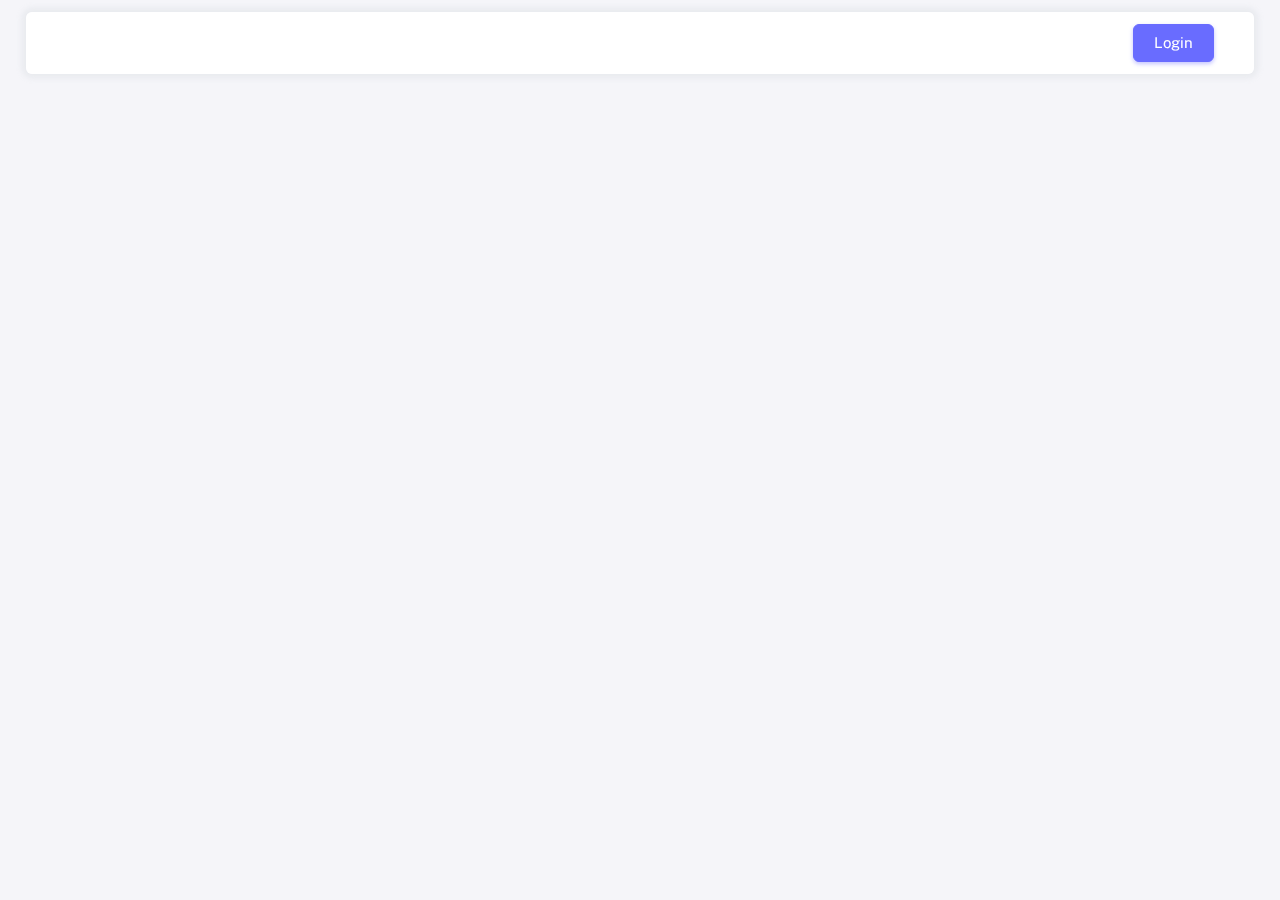
<file: index.html>
<!DOCTYPE html>

<!-- =========================================================
* Sneat - Bootstrap 5 HTML Admin Template - Pro | v1.0.0
==============================================================

* Product Page: https://themeselection.com/products/sneat-bootstrap-html-admin-template/
* Created by: ThemeSelection
* License: You must have a valid license purchased in order to legally use the theme for your project.
* Copyright ThemeSelection (https://themeselection.com)

=========================================================
 -->
<!-- beautify ignore:start -->
<html
  lang="en"
  class="light-style layout-menu-fixed"
  dir="ltr"
  data-theme="theme-default"
  data-assets-path="assets/"
  data-template="vertical-menu-template-free"
>
  <head>
    <meta charset="utf-8" />
    <meta
      name="viewport"
      content="width=device-width, initial-scale=1.0, user-scalable=no, minimum-scale=1.0, maximum-scale=1.0"
    />

    <title>Dashboard - Analytics | Sneat - Bootstrap 5 HTML Admin Template - Pro</title>

    <meta name="description" content="" />

    <!-- Favicon -->
    <link rel="icon" type="image/x-icon" href="assets/img/favicon/favicon.ico" />

    <!-- Fonts -->
    <link rel="preconnect" href="https://fonts.googleapis.com" />
    <link rel="preconnect" href="https://fonts.gstatic.com" crossorigin />
    <link
      href="https://fonts.googleapis.com/css2?family=Public+Sans:ital,wght@0,300;0,400;0,500;0,600;0,700;1,300;1,400;1,500;1,600;1,700&display=swap"
      rel="stylesheet"
    />

    <!-- Icons. Uncomment required icon fonts -->
    <link rel="stylesheet" href="assets/vendor/fonts/boxicons.css" />

    <!-- Core CSS -->
    <link rel="stylesheet" href="assets/vendor/css/core.css" class="template-customizer-core-css" />
    <link rel="stylesheet" href="assets/vendor/css/theme-default.css" class="template-customizer-theme-css" />
    <link rel="stylesheet" href="assets/css/demo.css" />

    <!-- Vendors CSS -->
    <link rel="stylesheet" href="assets/vendor/libs/perfect-scrollbar/perfect-scrollbar.css" />

    <link rel="stylesheet" href="assets/vendor/libs/apex-charts/apex-charts.css" />

    <!-- Page CSS -->

    <!-- Helpers -->
    <script src="assets/vendor/js/helpers.js"></script>

    <!--! Template customizer & Theme config files MUST be included after core stylesheets and helpers.js in the <head> section -->
    <!--? Config:  Mandatory theme config file contain global vars & default theme options, Set your preferred theme option in this file.  -->
    <script src="assets/js/config.js"></script>
  </head>

  <body>
    <!-- Layout wrapper -->
    <div class="layout-wrapper layout-content-navbar">

        <!-- Layout container -->
        <div class="layout-page" style="padding-left: 0rem;">
          <!-- Navbar -->

          <nav
            class="layout-navbar container-xxl navbar navbar-expand-xl navbar-detached align-items-center bg-navbar-theme"
            id="layout-navbar"
          >
            <div class="layout-menu-toggle navbar-nav align-items-xl-center me-3 me-xl-0 d-xl-none">
              <a class="nav-item nav-link px-0 me-xl-4" href="javascript:void(0)">
                <i class="bx bx-menu bx-sm"></i>
              </a>
            </div>

            <div class="navbar-nav-right d-flex align-items-center" id="navbar-collapse">
              <!-- Search -->
              <div class="navbar-nav align-items-center">
                <div class="nav-item d-flex align-items-center">
                </div>
              </div>
              <!-- /Search -->

              <ul class="navbar-nav flex-row align-items-center ms-auto">
                <!-- Place this tag where you want the button to render. -->
                <li class="nav-item lh-1 me-3">
                  <a href="login.html"><button class="btn btn-primary">Login</button></a>
                </li>
              </ul>
            </div>
          </nav>

          <!-- / Navbar -->

          <!-- Content wrapper -->
          <div class="content-wrapper">
            <!-- Content -->

    <!-- Core JS -->
    <!-- build:js assets/vendor/js/core.js -->
    <script src="assets/vendor/libs/jquery/jquery.js"></script>
    <script src="assets/vendor/libs/popper/popper.js"></script>
    <script src="assets/vendor/js/bootstrap.js"></script>
    <script src="assets/vendor/libs/perfect-scrollbar/perfect-scrollbar.js"></script>

    <script src="assets/vendor/js/menu.js"></script>
    <!-- endbuild -->

    <!-- Vendors JS -->
    <script src="assets/vendor/libs/apex-charts/apexcharts.js"></script>

    <!-- Main JS -->
    <script src="assets/js/main.js"></script>

    <!-- Page JS -->
    <script src="assets/js/dashboards-analytics.js"></script>

    <!-- Place this tag in your head or just before your close body tag. -->
    <script async defer src="https://buttons.github.io/buttons.js"></script>
  </body>
</html>
</file>
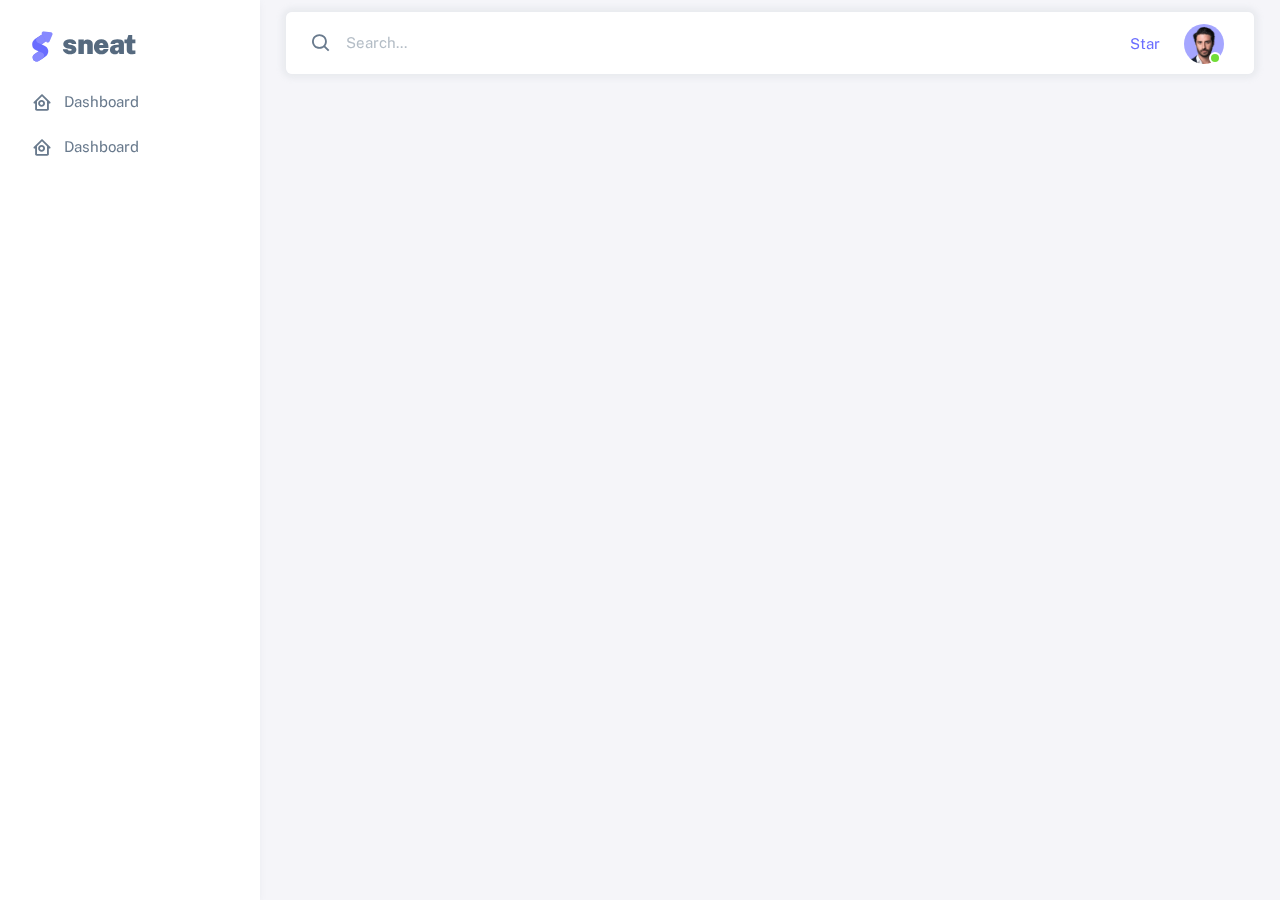
<file: admin/index.html>
<!DOCTYPE html>

<!-- =========================================================
* Sneat - Bootstrap 5 HTML Admin Template - Pro | v1.0.0
==============================================================

* Product Page: https://themeselection.com/products/sneat-bootstrap-html-admin-template/
* Created by: ThemeSelection
* License: You must have a valid license purchased in order to legally use the theme for your project.
* Copyright ThemeSelection (https://themeselection.com)

=========================================================
 -->
<!-- beautify ignore:start -->
<html
  lang="en"
  class="light-style layout-menu-fixed"
  dir="ltr"
  data-theme="theme-default"
  data-assets-path="assets/"
  data-template="vertical-menu-template-free"
>
  <head>
    <meta charset="utf-8" />
    <meta
      name="viewport"
      content="width=device-width, initial-scale=1.0, user-scalable=no, minimum-scale=1.0, maximum-scale=1.0"
    />

    <meta name="description" content="" />

    <!-- Favicon -->
    <link rel="icon" type="image/x-icon" href="assets/img/favicon/favicon.ico" />

    <!-- Fonts -->
    <link rel="preconnect" href="https://fonts.googleapis.com" />
    <link rel="preconnect" href="https://fonts.gstatic.com" crossorigin />
    <link
      href="https://fonts.googleapis.com/css2?family=Public+Sans:ital,wght@0,300;0,400;0,500;0,600;0,700;1,300;1,400;1,500;1,600;1,700&display=swap"
      rel="stylesheet"
    />

    <!-- Icons. Uncomment required icon fonts -->
    <link rel="stylesheet" href="../assets/vendor/fonts/boxicons.css" />

    <!-- Core CSS -->
    <link rel="stylesheet" href="../assets/vendor/css/core.css" class="template-customizer-core-css" />
    <link rel="stylesheet" href="../assets/vendor/css/theme-default.css" class="template-customizer-theme-css" />
    <link rel="stylesheet" href="../assets/css/demo.css" />

    <!-- Vendors CSS -->
    <link rel="stylesheet" href="../assets/vendor/libs/perfect-scrollbar/perfect-scrollbar.css" />

    <link rel="stylesheet" href="../assets/vendor/libs/apex-charts/apex-charts.css" />

    <!-- Page CSS -->

    <!-- Helpers -->
    <script src="../assets/vendor/js/helpers.js"></script>

    <!--! Template customizer & Theme config files MUST be included after core stylesheets and helpers.js in the <head> section -->
    <!--? Config:  Mandatory theme config file contain global vars & default theme options, Set your preferred theme option in this file.  -->
    <script src="../assets/js/config.js"></script>
  </head>

  <body>
    <!-- Layout wrapper -->
    <div class="layout-wrapper layout-content-navbar">
      <div class="layout-container">
        <!-- Menu -->

        <aside id="layout-menu" class="layout-menu menu-vertical menu bg-menu-theme">
          <div class="app-brand demo">
            <a href="index.html" class="app-brand-link">
              <span class="app-brand-logo demo">
                <svg
                  width="25"
                  viewBox="0 0 25 42"
                  version="1.1"
                  xmlns="http://www.w3.org/2000/svg"
                  xmlns:xlink="http://www.w3.org/1999/xlink"
                >
                  <defs>
                    <path
                      d="M13.7918663,0.358365126 L3.39788168,7.44174259 C0.566865006,9.69408886 -0.379795268,12.4788597 0.557900856,15.7960551 C0.68998853,16.2305145 1.09562888,17.7872135 3.12357076,19.2293357 C3.8146334,19.7207684 5.32369333,20.3834223 7.65075054,21.2172976 L7.59773219,21.2525164 L2.63468769,24.5493413 C0.445452254,26.3002124 0.0884951797,28.5083815 1.56381646,31.1738486 C2.83770406,32.8170431 5.20850219,33.2640127 7.09180128,32.5391577 C8.347334,32.0559211 11.4559176,30.0011079 16.4175519,26.3747182 C18.0338572,24.4997857 18.6973423,22.4544883 18.4080071,20.2388261 C17.963753,17.5346866 16.1776345,15.5799961 13.0496516,14.3747546 L10.9194936,13.4715819 L18.6192054,7.984237 L13.7918663,0.358365126 Z"
                      id="path-1"
                    ></path>
                    <path
                      d="M5.47320593,6.00457225 C4.05321814,8.216144 4.36334763,10.0722806 6.40359441,11.5729822 C8.61520715,12.571656 10.0999176,13.2171421 10.8577257,13.5094407 L15.5088241,14.433041 L18.6192054,7.984237 C15.5364148,3.11535317 13.9273018,0.573395879 13.7918663,0.358365126 C13.5790555,0.511491653 10.8061687,2.3935607 5.47320593,6.00457225 Z"
                      id="path-3"
                    ></path>
                    <path
                      d="M7.50063644,21.2294429 L12.3234468,23.3159332 C14.1688022,24.7579751 14.397098,26.4880487 13.008334,28.506154 C11.6195701,30.5242593 10.3099883,31.790241 9.07958868,32.3040991 C5.78142938,33.4346997 4.13234973,34 4.13234973,34 C4.13234973,34 2.75489982,33.0538207 2.37032616e-14,31.1614621 C-0.55822714,27.8186216 -0.55822714,26.0572515 -4.05231404e-15,25.8773518 C0.83734071,25.6075023 2.77988457,22.8248993 3.3049379,22.52991 C3.65497346,22.3332504 5.05353963,21.8997614 7.50063644,21.2294429 Z"
                      id="path-4"
                    ></path>
                    <path
                      d="M20.6,7.13333333 L25.6,13.8 C26.2627417,14.6836556 26.0836556,15.9372583 25.2,16.6 C24.8538077,16.8596443 24.4327404,17 24,17 L14,17 C12.8954305,17 12,16.1045695 12,15 C12,14.5672596 12.1403557,14.1461923 12.4,13.8 L17.4,7.13333333 C18.0627417,6.24967773 19.3163444,6.07059163 20.2,6.73333333 C20.3516113,6.84704183 20.4862915,6.981722 20.6,7.13333333 Z"
                      id="path-5"
                    ></path>
                  </defs>
                  <g id="g-app-brand" stroke="none" stroke-width="1" fill="none" fill-rule="evenodd">
                    <g id="Brand-Logo" transform="translate(-27.000000, -15.000000)">
                      <g id="Icon" transform="translate(27.000000, 15.000000)">
                        <g id="Mask" transform="translate(0.000000, 8.000000)">
                          <mask id="mask-2" fill="white">
                            <use xlink:href="#path-1"></use>
                          </mask>
                          <use fill="#696cff" xlink:href="#path-1"></use>
                          <g id="Path-3" mask="url(#mask-2)">
                            <use fill="#696cff" xlink:href="#path-3"></use>
                            <use fill-opacity="0.2" fill="#FFFFFF" xlink:href="#path-3"></use>
                          </g>
                          <g id="Path-4" mask="url(#mask-2)">
                            <use fill="#696cff" xlink:href="#path-4"></use>
                            <use fill-opacity="0.2" fill="#FFFFFF" xlink:href="#path-4"></use>
                          </g>
                        </g>
                        <g
                          id="Triangle"
                          transform="translate(19.000000, 11.000000) rotate(-300.000000) translate(-19.000000, -11.000000) "
                        >
                          <use fill="#696cff" xlink:href="#path-5"></use>
                          <use fill-opacity="0.2" fill="#FFFFFF" xlink:href="#path-5"></use>
                        </g>
                      </g>
                    </g>
                  </g>
                </svg>
              </span>
              <span class="app-brand-text demo menu-text fw-bolder ms-2">Sneat</span>
            </a>

            <a href="javascript:void(0);" class="layout-menu-toggle menu-link text-large ms-auto d-block d-xl-none">
              <i class="bx bx-chevron-left bx-sm align-middle"></i>
            </a>
          </div>

          <div class="menu-inner-shadow"></div>

          <ul class="menu-inner py-1">
            <!-- Dashboard -->
            <li class="menu-item">
              <a href="index.html" class="menu-link">
                <i class="menu-icon tf-icons bx bx-home-circle"></i>
                <div data-i18n="Analytics">Dashboard</div>
              </a>
            </li>

            <li class="menu-item">
              <a href="index.html" class="menu-link">
                <i class="menu-icon tf-icons bx bx-home-circle"></i>
                <div data-i18n="Analytics">Dashboard</div>
              </a>
            </li>

          </ul>
        </aside>
        <!-- / Menu -->

        <!-- Layout container -->
        <div class="layout-page">
          <!-- Navbar -->

          <nav
            class="layout-navbar container-xxl navbar navbar-expand-xl navbar-detached align-items-center bg-navbar-theme"
            id="layout-navbar"
          >
            <div class="layout-menu-toggle navbar-nav align-items-xl-center me-3 me-xl-0 d-xl-none">
              <a class="nav-item nav-link px-0 me-xl-4" href="javascript:void(0)">
                <i class="bx bx-menu bx-sm"></i>
              </a>
            </div>

            <div class="navbar-nav-right d-flex align-items-center" id="navbar-collapse">
              <!-- Search -->
              <div class="navbar-nav align-items-center">
                <div class="nav-item d-flex align-items-center">
                  <i class="bx bx-search fs-4 lh-0"></i>
                  <input
                    type="text"
                    class="form-control border-0 shadow-none"
                    placeholder="Search..."
                    aria-label="Search..."
                  />
                </div>
              </div>
              <!-- /Search -->

              <ul class="navbar-nav flex-row align-items-center ms-auto">
                <!-- Place this tag where you want the button to render. -->
                <li class="nav-item lh-1 me-3">
                  <a
                    class="github-button"
                    href="https://github.com/themeselection/sneat-html-admin-template-free"
                    data-icon="octicon-star"
                    data-size="large"
                    data-show-count="true"
                    aria-label="Star themeselection/sneat-html-admin-template-free on GitHub"
                    >Star</a
                  >
                </li>

                <!-- User -->
                <li class="nav-item navbar-dropdown dropdown-user dropdown">
                  <a class="nav-link dropdown-toggle hide-arrow" href="javascript:void(0);" data-bs-toggle="dropdown">
                    <div class="avatar avatar-online">
                      <img src="../assets/img/avatars/1.png" alt class="w-px-40 h-auto rounded-circle" />
                    </div>
                  </a>
                  <ul class="dropdown-menu dropdown-menu-end">
                    <li>
                      <a class="dropdown-item" href="#">
                        <div class="d-flex">
                          <div class="flex-shrink-0 me-3">
                            <div class="avatar avatar-online">
                              <img src="../assets/img/avatars/1.png" alt class="w-px-40 h-auto rounded-circle" />
                            </div>
                          </div>
                          <div class="flex-grow-1">
                            <span class="fw-semibold d-block">John Doe</span>
                            <small class="text-muted">Admin</small>
                          </div>
                        </div>
                      </a>
                    </li>
                    <li>
                      <div class="dropdown-divider"></div>
                    </li>
                    <li>
                      <a class="dropdown-item" href="#">
                        <i class="bx bx-user me-2"></i>
                        <span class="align-middle">My Profile</span>
                      </a>
                    </li>
                    <li>
                      <a class="dropdown-item" href="#">
                        <i class="bx bx-cog me-2"></i>
                        <span class="align-middle">Settings</span>
                      </a>
                    </li>
                    <li>
                      <a class="dropdown-item" href="#">
                        <span class="d-flex align-items-center align-middle">
                          <i class="flex-shrink-0 bx bx-credit-card me-2"></i>
                          <span class="flex-grow-1 align-middle">Billing</span>
                          <span class="flex-shrink-0 badge badge-center rounded-pill bg-danger w-px-20 h-px-20">4</span>
                        </span>
                      </a>
                    </li>
                    <li>
                      <div class="dropdown-divider"></div>
                    </li>
                    <li>
                      <a class="dropdown-item" href="auth-login-basic.html">
                        <i class="bx bx-power-off me-2"></i>
                        <span class="align-middle">Log Out</span>
                      </a>
                    </li>
                  </ul>
                </li>
                <!--/ User -->
              </ul>
            </div>
          </nav>

          <!-- / Navbar -->

          <!-- Content wrapper -->
          <div class="content-wrapper">
            <!-- Content -->
    <!-- / Layout wrapper -->

        <!-- Core JS -->
    <!-- build:js assets/vendor/js/core.js -->
    <script src="../assets/vendor/libs/jquery/jquery.js"></script>
    <script src="../assets/vendor/libs/popper/popper.js"></script>
    <script src="../assets/vendor/js/bootstrap.js"></script>
    <script src="../assets/vendor/libs/perfect-scrollbar/perfect-scrollbar.js"></script>

    <script src="../assets/vendor/js/menu.js"></script>
    <!-- endbuild -->

    <!-- Vendors JS -->
    <script src="../assets/vendor/libs/apex-charts/apexcharts.js"></script>

    <!-- Main JS -->
    <script src="../assets/js/main.js"></script>

    <!-- Page JS -->
    <script src="../assets/js/dashboards-analytics.js"></script>

    <!-- Place this tag in your head or just before your close body tag. -->
    <script async defer src="https://buttons.github.io/buttons.js"></script>
  </body>
</html>
</file>
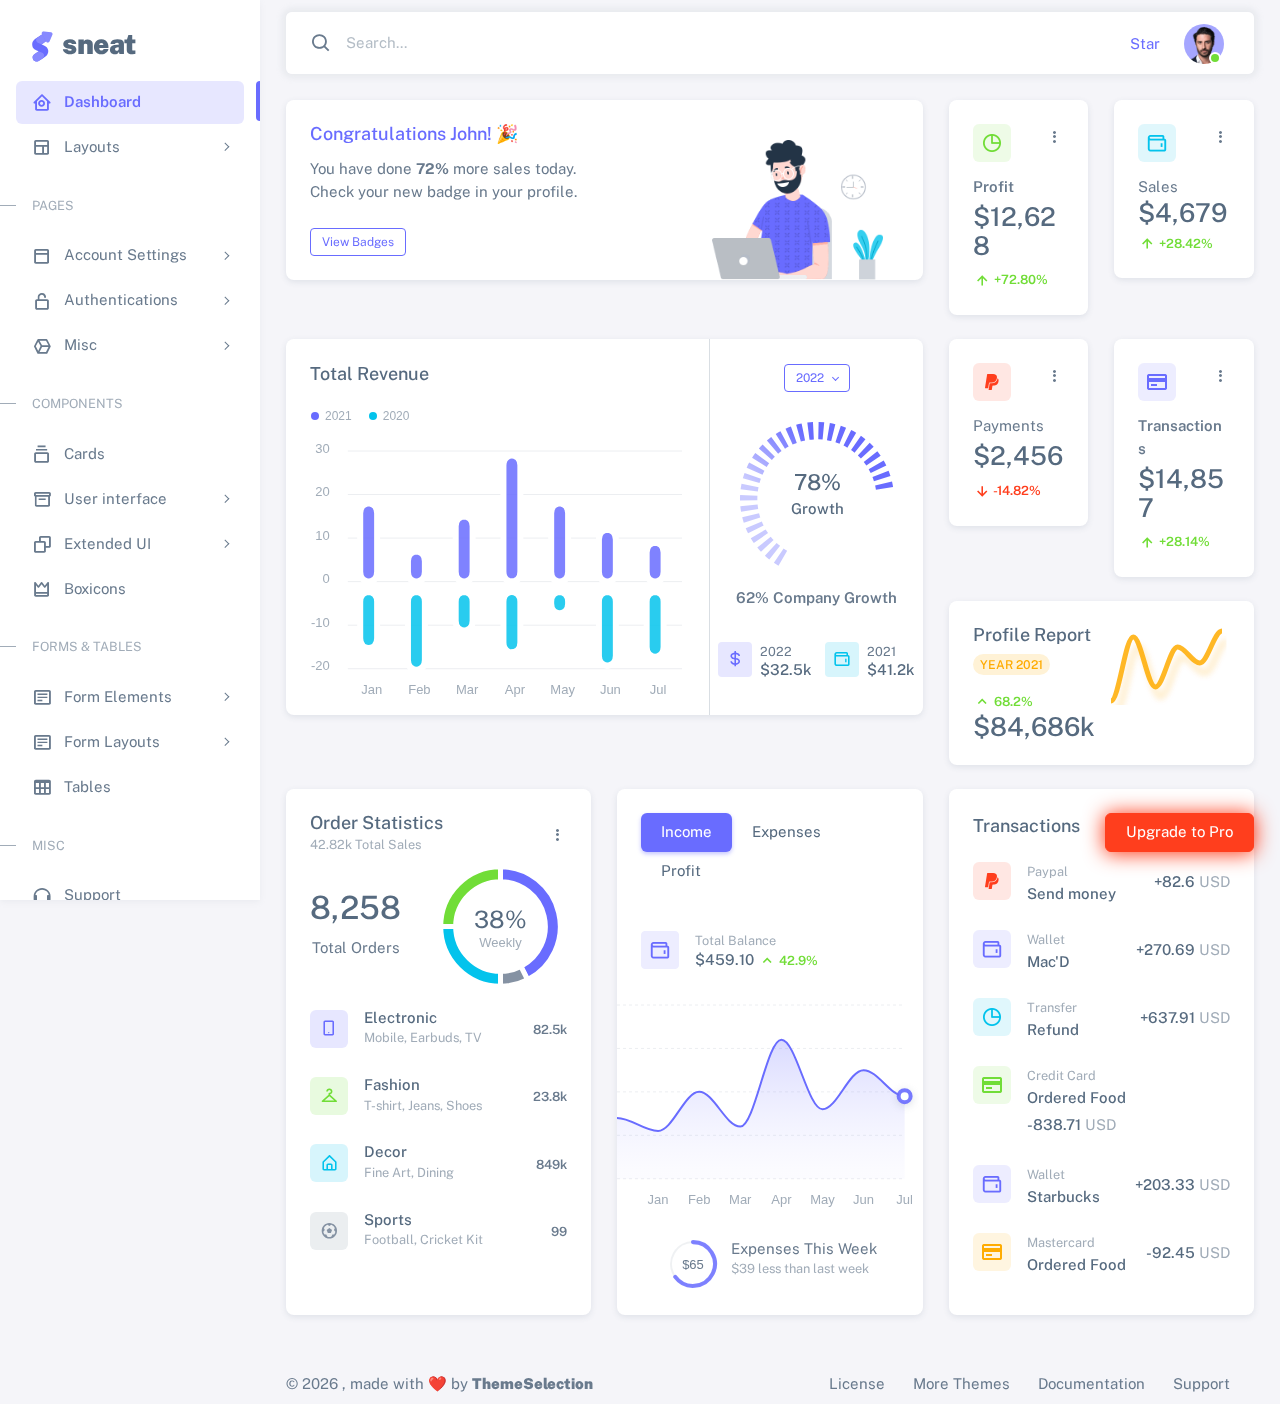
<file: html/index.html>
<!DOCTYPE html>

<!-- =========================================================
* Sneat - Bootstrap 5 HTML Admin Template - Pro | v1.0.0
==============================================================

* Product Page: https://themeselection.com/products/sneat-bootstrap-html-admin-template/
* Created by: ThemeSelection
* License: You must have a valid license purchased in order to legally use the theme for your project.
* Copyright ThemeSelection (https://themeselection.com)

=========================================================
 -->
<!-- beautify ignore:start -->
<html
  lang="en"
  class="light-style layout-menu-fixed"
  dir="ltr"
  data-theme="theme-default"
  data-assets-path="../assets/"
  data-template="vertical-menu-template-free"
>
  <head>
    <meta charset="utf-8" />
    <meta
      name="viewport"
      content="width=device-width, initial-scale=1.0, user-scalable=no, minimum-scale=1.0, maximum-scale=1.0"
    />

    <title>Dashboard - Analytics | Sneat - Bootstrap 5 HTML Admin Template - Pro</title>

    <meta name="description" content="" />

    <!-- Favicon -->
    <link rel="icon" type="image/x-icon" href="../assets/img/favicon/favicon.ico" />

    <!-- Fonts -->
    <link rel="preconnect" href="https://fonts.googleapis.com" />
    <link rel="preconnect" href="https://fonts.gstatic.com" crossorigin />
    <link
      href="https://fonts.googleapis.com/css2?family=Public+Sans:ital,wght@0,300;0,400;0,500;0,600;0,700;1,300;1,400;1,500;1,600;1,700&display=swap"
      rel="stylesheet"
    />

    <!-- Icons. Uncomment required icon fonts -->
    <link rel="stylesheet" href="../assets/vendor/fonts/boxicons.css" />

    <!-- Core CSS -->
    <link rel="stylesheet" href="../assets/vendor/css/core.css" class="template-customizer-core-css" />
    <link rel="stylesheet" href="../assets/vendor/css/theme-default.css" class="template-customizer-theme-css" />
    <link rel="stylesheet" href="../assets/css/demo.css" />

    <!-- Vendors CSS -->
    <link rel="stylesheet" href="../assets/vendor/libs/perfect-scrollbar/perfect-scrollbar.css" />

    <link rel="stylesheet" href="../assets/vendor/libs/apex-charts/apex-charts.css" />

    <!-- Page CSS -->

    <!-- Helpers -->
    <script src="../assets/vendor/js/helpers.js"></script>

    <!--! Template customizer & Theme config files MUST be included after core stylesheets and helpers.js in the <head> section -->
    <!--? Config:  Mandatory theme config file contain global vars & default theme options, Set your preferred theme option in this file.  -->
    <script src="../assets/js/config.js"></script>
  </head>

  <body>
    <!-- Layout wrapper -->
    <div class="layout-wrapper layout-content-navbar">
      <div class="layout-container">
        <!-- Menu -->

        <aside id="layout-menu" class="layout-menu menu-vertical menu bg-menu-theme">
          <div class="app-brand demo">
            <a href="index.html" class="app-brand-link">
              <span class="app-brand-logo demo">
                <svg
                  width="25"
                  viewBox="0 0 25 42"
                  version="1.1"
                  xmlns="http://www.w3.org/2000/svg"
                  xmlns:xlink="http://www.w3.org/1999/xlink"
                >
                  <defs>
                    <path
                      d="M13.7918663,0.358365126 L3.39788168,7.44174259 C0.566865006,9.69408886 -0.379795268,12.4788597 0.557900856,15.7960551 C0.68998853,16.2305145 1.09562888,17.7872135 3.12357076,19.2293357 C3.8146334,19.7207684 5.32369333,20.3834223 7.65075054,21.2172976 L7.59773219,21.2525164 L2.63468769,24.5493413 C0.445452254,26.3002124 0.0884951797,28.5083815 1.56381646,31.1738486 C2.83770406,32.8170431 5.20850219,33.2640127 7.09180128,32.5391577 C8.347334,32.0559211 11.4559176,30.0011079 16.4175519,26.3747182 C18.0338572,24.4997857 18.6973423,22.4544883 18.4080071,20.2388261 C17.963753,17.5346866 16.1776345,15.5799961 13.0496516,14.3747546 L10.9194936,13.4715819 L18.6192054,7.984237 L13.7918663,0.358365126 Z"
                      id="path-1"
                    ></path>
                    <path
                      d="M5.47320593,6.00457225 C4.05321814,8.216144 4.36334763,10.0722806 6.40359441,11.5729822 C8.61520715,12.571656 10.0999176,13.2171421 10.8577257,13.5094407 L15.5088241,14.433041 L18.6192054,7.984237 C15.5364148,3.11535317 13.9273018,0.573395879 13.7918663,0.358365126 C13.5790555,0.511491653 10.8061687,2.3935607 5.47320593,6.00457225 Z"
                      id="path-3"
                    ></path>
                    <path
                      d="M7.50063644,21.2294429 L12.3234468,23.3159332 C14.1688022,24.7579751 14.397098,26.4880487 13.008334,28.506154 C11.6195701,30.5242593 10.3099883,31.790241 9.07958868,32.3040991 C5.78142938,33.4346997 4.13234973,34 4.13234973,34 C4.13234973,34 2.75489982,33.0538207 2.37032616e-14,31.1614621 C-0.55822714,27.8186216 -0.55822714,26.0572515 -4.05231404e-15,25.8773518 C0.83734071,25.6075023 2.77988457,22.8248993 3.3049379,22.52991 C3.65497346,22.3332504 5.05353963,21.8997614 7.50063644,21.2294429 Z"
                      id="path-4"
                    ></path>
                    <path
                      d="M20.6,7.13333333 L25.6,13.8 C26.2627417,14.6836556 26.0836556,15.9372583 25.2,16.6 C24.8538077,16.8596443 24.4327404,17 24,17 L14,17 C12.8954305,17 12,16.1045695 12,15 C12,14.5672596 12.1403557,14.1461923 12.4,13.8 L17.4,7.13333333 C18.0627417,6.24967773 19.3163444,6.07059163 20.2,6.73333333 C20.3516113,6.84704183 20.4862915,6.981722 20.6,7.13333333 Z"
                      id="path-5"
                    ></path>
                  </defs>
                  <g id="g-app-brand" stroke="none" stroke-width="1" fill="none" fill-rule="evenodd">
                    <g id="Brand-Logo" transform="translate(-27.000000, -15.000000)">
                      <g id="Icon" transform="translate(27.000000, 15.000000)">
                        <g id="Mask" transform="translate(0.000000, 8.000000)">
                          <mask id="mask-2" fill="white">
                            <use xlink:href="#path-1"></use>
                          </mask>
                          <use fill="#696cff" xlink:href="#path-1"></use>
                          <g id="Path-3" mask="url(#mask-2)">
                            <use fill="#696cff" xlink:href="#path-3"></use>
                            <use fill-opacity="0.2" fill="#FFFFFF" xlink:href="#path-3"></use>
                          </g>
                          <g id="Path-4" mask="url(#mask-2)">
                            <use fill="#696cff" xlink:href="#path-4"></use>
                            <use fill-opacity="0.2" fill="#FFFFFF" xlink:href="#path-4"></use>
                          </g>
                        </g>
                        <g
                          id="Triangle"
                          transform="translate(19.000000, 11.000000) rotate(-300.000000) translate(-19.000000, -11.000000) "
                        >
                          <use fill="#696cff" xlink:href="#path-5"></use>
                          <use fill-opacity="0.2" fill="#FFFFFF" xlink:href="#path-5"></use>
                        </g>
                      </g>
                    </g>
                  </g>
                </svg>
              </span>
              <span class="app-brand-text demo menu-text fw-bolder ms-2">Sneat</span>
            </a>

            <a href="javascript:void(0);" class="layout-menu-toggle menu-link text-large ms-auto d-block d-xl-none">
              <i class="bx bx-chevron-left bx-sm align-middle"></i>
            </a>
          </div>

          <div class="menu-inner-shadow"></div>

          <ul class="menu-inner py-1">
            <!-- Dashboard -->
            <li class="menu-item active">
              <a href="index.html" class="menu-link">
                <i class="menu-icon tf-icons bx bx-home-circle"></i>
                <div data-i18n="Analytics">Dashboard</div>
              </a>
            </li>

            <!-- Layouts -->
            <li class="menu-item">
              <a href="javascript:void(0);" class="menu-link menu-toggle">
                <i class="menu-icon tf-icons bx bx-layout"></i>
                <div data-i18n="Layouts">Layouts</div>
              </a>

              <ul class="menu-sub">
                <li class="menu-item">
                  <a href="layouts-without-menu.html" class="menu-link">
                    <div data-i18n="Without menu">Without menu</div>
                  </a>
                </li>
                <li class="menu-item">
                  <a href="layouts-without-navbar.html" class="menu-link">
                    <div data-i18n="Without navbar">Without navbar</div>
                  </a>
                </li>
                <li class="menu-item">
                  <a href="layouts-container.html" class="menu-link">
                    <div data-i18n="Container">Container</div>
                  </a>
                </li>
                <li class="menu-item">
                  <a href="layouts-fluid.html" class="menu-link">
                    <div data-i18n="Fluid">Fluid</div>
                  </a>
                </li>
                <li class="menu-item">
                  <a href="layouts-blank.html" class="menu-link">
                    <div data-i18n="Blank">Blank</div>
                  </a>
                </li>
              </ul>
            </li>

            <li class="menu-header small text-uppercase">
              <span class="menu-header-text">Pages</span>
            </li>
            <li class="menu-item">
              <a href="javascript:void(0);" class="menu-link menu-toggle">
                <i class="menu-icon tf-icons bx bx-dock-top"></i>
                <div data-i18n="Account Settings">Account Settings</div>
              </a>
              <ul class="menu-sub">
                <li class="menu-item">
                  <a href="pages-account-settings-account.html" class="menu-link">
                    <div data-i18n="Account">Account</div>
                  </a>
                </li>
                <li class="menu-item">
                  <a href="pages-account-settings-notifications.html" class="menu-link">
                    <div data-i18n="Notifications">Notifications</div>
                  </a>
                </li>
                <li class="menu-item">
                  <a href="pages-account-settings-connections.html" class="menu-link">
                    <div data-i18n="Connections">Connections</div>
                  </a>
                </li>
              </ul>
            </li>
            <li class="menu-item">
              <a href="javascript:void(0);" class="menu-link menu-toggle">
                <i class="menu-icon tf-icons bx bx-lock-open-alt"></i>
                <div data-i18n="Authentications">Authentications</div>
              </a>
              <ul class="menu-sub">
                <li class="menu-item">
                  <a href="auth-login-basic.html" class="menu-link" target="_blank">
                    <div data-i18n="Basic">Login</div>
                  </a>
                </li>
                <li class="menu-item">
                  <a href="auth-register-basic.html" class="menu-link" target="_blank">
                    <div data-i18n="Basic">Register</div>
                  </a>
                </li>
                <li class="menu-item">
                  <a href="auth-forgot-password-basic.html" class="menu-link" target="_blank">
                    <div data-i18n="Basic">Forgot Password</div>
                  </a>
                </li>
              </ul>
            </li>
            <li class="menu-item">
              <a href="javascript:void(0);" class="menu-link menu-toggle">
                <i class="menu-icon tf-icons bx bx-cube-alt"></i>
                <div data-i18n="Misc">Misc</div>
              </a>
              <ul class="menu-sub">
                <li class="menu-item">
                  <a href="pages-misc-error.html" class="menu-link">
                    <div data-i18n="Error">Error</div>
                  </a>
                </li>
                <li class="menu-item">
                  <a href="pages-misc-under-maintenance.html" class="menu-link">
                    <div data-i18n="Under Maintenance">Under Maintenance</div>
                  </a>
                </li>
              </ul>
            </li>
            <!-- Components -->
            <li class="menu-header small text-uppercase"><span class="menu-header-text">Components</span></li>
            <!-- Cards -->
            <li class="menu-item">
              <a href="cards-basic.html" class="menu-link">
                <i class="menu-icon tf-icons bx bx-collection"></i>
                <div data-i18n="Basic">Cards</div>
              </a>
            </li>
            <!-- User interface -->
            <li class="menu-item">
              <a href="javascript:void(0)" class="menu-link menu-toggle">
                <i class="menu-icon tf-icons bx bx-box"></i>
                <div data-i18n="User interface">User interface</div>
              </a>
              <ul class="menu-sub">
                <li class="menu-item">
                  <a href="ui-accordion.html" class="menu-link">
                    <div data-i18n="Accordion">Accordion</div>
                  </a>
                </li>
                <li class="menu-item">
                  <a href="ui-alerts.html" class="menu-link">
                    <div data-i18n="Alerts">Alerts</div>
                  </a>
                </li>
                <li class="menu-item">
                  <a href="ui-badges.html" class="menu-link">
                    <div data-i18n="Badges">Badges</div>
                  </a>
                </li>
                <li class="menu-item">
                  <a href="ui-buttons.html" class="menu-link">
                    <div data-i18n="Buttons">Buttons</div>
                  </a>
                </li>
                <li class="menu-item">
                  <a href="ui-carousel.html" class="menu-link">
                    <div data-i18n="Carousel">Carousel</div>
                  </a>
                </li>
                <li class="menu-item">
                  <a href="ui-collapse.html" class="menu-link">
                    <div data-i18n="Collapse">Collapse</div>
                  </a>
                </li>
                <li class="menu-item">
                  <a href="ui-dropdowns.html" class="menu-link">
                    <div data-i18n="Dropdowns">Dropdowns</div>
                  </a>
                </li>
                <li class="menu-item">
                  <a href="ui-footer.html" class="menu-link">
                    <div data-i18n="Footer">Footer</div>
                  </a>
                </li>
                <li class="menu-item">
                  <a href="ui-list-groups.html" class="menu-link">
                    <div data-i18n="List Groups">List groups</div>
                  </a>
                </li>
                <li class="menu-item">
                  <a href="ui-modals.html" class="menu-link">
                    <div data-i18n="Modals">Modals</div>
                  </a>
                </li>
                <li class="menu-item">
                  <a href="ui-navbar.html" class="menu-link">
                    <div data-i18n="Navbar">Navbar</div>
                  </a>
                </li>
                <li class="menu-item">
                  <a href="ui-offcanvas.html" class="menu-link">
                    <div data-i18n="Offcanvas">Offcanvas</div>
                  </a>
                </li>
                <li class="menu-item">
                  <a href="ui-pagination-breadcrumbs.html" class="menu-link">
                    <div data-i18n="Pagination &amp; Breadcrumbs">Pagination &amp; Breadcrumbs</div>
                  </a>
                </li>
                <li class="menu-item">
                  <a href="ui-progress.html" class="menu-link">
                    <div data-i18n="Progress">Progress</div>
                  </a>
                </li>
                <li class="menu-item">
                  <a href="ui-spinners.html" class="menu-link">
                    <div data-i18n="Spinners">Spinners</div>
                  </a>
                </li>
                <li class="menu-item">
                  <a href="ui-tabs-pills.html" class="menu-link">
                    <div data-i18n="Tabs &amp; Pills">Tabs &amp; Pills</div>
                  </a>
                </li>
                <li class="menu-item">
                  <a href="ui-toasts.html" class="menu-link">
                    <div data-i18n="Toasts">Toasts</div>
                  </a>
                </li>
                <li class="menu-item">
                  <a href="ui-tooltips-popovers.html" class="menu-link">
                    <div data-i18n="Tooltips & Popovers">Tooltips &amp; popovers</div>
                  </a>
                </li>
                <li class="menu-item">
                  <a href="ui-typography.html" class="menu-link">
                    <div data-i18n="Typography">Typography</div>
                  </a>
                </li>
              </ul>
            </li>

            <!-- Extended components -->
            <li class="menu-item">
              <a href="javascript:void(0)" class="menu-link menu-toggle">
                <i class="menu-icon tf-icons bx bx-copy"></i>
                <div data-i18n="Extended UI">Extended UI</div>
              </a>
              <ul class="menu-sub">
                <li class="menu-item">
                  <a href="extended-ui-perfect-scrollbar.html" class="menu-link">
                    <div data-i18n="Perfect Scrollbar">Perfect scrollbar</div>
                  </a>
                </li>
                <li class="menu-item">
                  <a href="extended-ui-text-divider.html" class="menu-link">
                    <div data-i18n="Text Divider">Text Divider</div>
                  </a>
                </li>
              </ul>
            </li>

            <li class="menu-item">
              <a href="icons-boxicons.html" class="menu-link">
                <i class="menu-icon tf-icons bx bx-crown"></i>
                <div data-i18n="Boxicons">Boxicons</div>
              </a>
            </li>

            <!-- Forms & Tables -->
            <li class="menu-header small text-uppercase"><span class="menu-header-text">Forms &amp; Tables</span></li>
            <!-- Forms -->
            <li class="menu-item">
              <a href="javascript:void(0);" class="menu-link menu-toggle">
                <i class="menu-icon tf-icons bx bx-detail"></i>
                <div data-i18n="Form Elements">Form Elements</div>
              </a>
              <ul class="menu-sub">
                <li class="menu-item">
                  <a href="forms-basic-inputs.html" class="menu-link">
                    <div data-i18n="Basic Inputs">Basic Inputs</div>
                  </a>
                </li>
                <li class="menu-item">
                  <a href="forms-input-groups.html" class="menu-link">
                    <div data-i18n="Input groups">Input groups</div>
                  </a>
                </li>
              </ul>
            </li>
            <li class="menu-item">
              <a href="javascript:void(0);" class="menu-link menu-toggle">
                <i class="menu-icon tf-icons bx bx-detail"></i>
                <div data-i18n="Form Layouts">Form Layouts</div>
              </a>
              <ul class="menu-sub">
                <li class="menu-item">
                  <a href="form-layouts-vertical.html" class="menu-link">
                    <div data-i18n="Vertical Form">Vertical Form</div>
                  </a>
                </li>
                <li class="menu-item">
                  <a href="form-layouts-horizontal.html" class="menu-link">
                    <div data-i18n="Horizontal Form">Horizontal Form</div>
                  </a>
                </li>
              </ul>
            </li>
            <!-- Tables -->
            <li class="menu-item">
              <a href="tables-basic.html" class="menu-link">
                <i class="menu-icon tf-icons bx bx-table"></i>
                <div data-i18n="Tables">Tables</div>
              </a>
            </li>
            <!-- Misc -->
            <li class="menu-header small text-uppercase"><span class="menu-header-text">Misc</span></li>
            <li class="menu-item">
              <a
                href="https://github.com/themeselection/sneat-html-admin-template-free/issues"
                target="_blank"
                class="menu-link"
              >
                <i class="menu-icon tf-icons bx bx-support"></i>
                <div data-i18n="Support">Support</div>
              </a>
            </li>
            <li class="menu-item">
              <a
                href="https://themeselection.com/demo/sneat-bootstrap-html-admin-template/documentation/"
                target="_blank"
                class="menu-link"
              >
                <i class="menu-icon tf-icons bx bx-file"></i>
                <div data-i18n="Documentation">Documentation</div>
              </a>
            </li>
          </ul>
        </aside>
        <!-- / Menu -->

        <!-- Layout container -->
        <div class="layout-page">
          <!-- Navbar -->

          <nav
            class="layout-navbar container-xxl navbar navbar-expand-xl navbar-detached align-items-center bg-navbar-theme"
            id="layout-navbar"
          >
            <div class="layout-menu-toggle navbar-nav align-items-xl-center me-3 me-xl-0 d-xl-none">
              <a class="nav-item nav-link px-0 me-xl-4" href="javascript:void(0)">
                <i class="bx bx-menu bx-sm"></i>
              </a>
            </div>

            <div class="navbar-nav-right d-flex align-items-center" id="navbar-collapse">
              <!-- Search -->
              <div class="navbar-nav align-items-center">
                <div class="nav-item d-flex align-items-center">
                  <i class="bx bx-search fs-4 lh-0"></i>
                  <input
                    type="text"
                    class="form-control border-0 shadow-none"
                    placeholder="Search..."
                    aria-label="Search..."
                  />
                </div>
              </div>
              <!-- /Search -->

              <ul class="navbar-nav flex-row align-items-center ms-auto">
                <!-- Place this tag where you want the button to render. -->
                <li class="nav-item lh-1 me-3">
                  <a
                    class="github-button"
                    href="https://github.com/themeselection/sneat-html-admin-template-free"
                    data-icon="octicon-star"
                    data-size="large"
                    data-show-count="true"
                    aria-label="Star themeselection/sneat-html-admin-template-free on GitHub"
                    >Star</a
                  >
                </li>

                <!-- User -->
                <li class="nav-item navbar-dropdown dropdown-user dropdown">
                  <a class="nav-link dropdown-toggle hide-arrow" href="javascript:void(0);" data-bs-toggle="dropdown">
                    <div class="avatar avatar-online">
                      <img src="../assets/img/avatars/1.png" alt class="w-px-40 h-auto rounded-circle" />
                    </div>
                  </a>
                  <ul class="dropdown-menu dropdown-menu-end">
                    <li>
                      <a class="dropdown-item" href="#">
                        <div class="d-flex">
                          <div class="flex-shrink-0 me-3">
                            <div class="avatar avatar-online">
                              <img src="../assets/img/avatars/1.png" alt class="w-px-40 h-auto rounded-circle" />
                            </div>
                          </div>
                          <div class="flex-grow-1">
                            <span class="fw-semibold d-block">John Doe</span>
                            <small class="text-muted">Admin</small>
                          </div>
                        </div>
                      </a>
                    </li>
                    <li>
                      <div class="dropdown-divider"></div>
                    </li>
                    <li>
                      <a class="dropdown-item" href="#">
                        <i class="bx bx-user me-2"></i>
                        <span class="align-middle">My Profile</span>
                      </a>
                    </li>
                    <li>
                      <a class="dropdown-item" href="#">
                        <i class="bx bx-cog me-2"></i>
                        <span class="align-middle">Settings</span>
                      </a>
                    </li>
                    <li>
                      <a class="dropdown-item" href="#">
                        <span class="d-flex align-items-center align-middle">
                          <i class="flex-shrink-0 bx bx-credit-card me-2"></i>
                          <span class="flex-grow-1 align-middle">Billing</span>
                          <span class="flex-shrink-0 badge badge-center rounded-pill bg-danger w-px-20 h-px-20">4</span>
                        </span>
                      </a>
                    </li>
                    <li>
                      <div class="dropdown-divider"></div>
                    </li>
                    <li>
                      <a class="dropdown-item" href="auth-login-basic.html">
                        <i class="bx bx-power-off me-2"></i>
                        <span class="align-middle">Log Out</span>
                      </a>
                    </li>
                  </ul>
                </li>
                <!--/ User -->
              </ul>
            </div>
          </nav>

          <!-- / Navbar -->

          <!-- Content wrapper -->
          <div class="content-wrapper">
            <!-- Content -->

            <div class="container-xxl flex-grow-1 container-p-y">
              <div class="row">
                <div class="col-lg-8 mb-4 order-0">
                  <div class="card">
                    <div class="d-flex align-items-end row">
                      <div class="col-sm-7">
                        <div class="card-body">
                          <h5 class="card-title text-primary">Congratulations John! 🎉</h5>
                          <p class="mb-4">
                            You have done <span class="fw-bold">72%</span> more sales today. Check your new badge in
                            your profile.
                          </p>

                          <a href="javascript:;" class="btn btn-sm btn-outline-primary">View Badges</a>
                        </div>
                      </div>
                      <div class="col-sm-5 text-center text-sm-left">
                        <div class="card-body pb-0 px-0 px-md-4">
                          <img
                            src="../assets/img/illustrations/man-with-laptop-light.png"
                            height="140"
                            alt="View Badge User"
                            data-app-dark-img="illustrations/man-with-laptop-dark.png"
                            data-app-light-img="illustrations/man-with-laptop-light.png"
                          />
                        </div>
                      </div>
                    </div>
                  </div>
                </div>
                <div class="col-lg-4 col-md-4 order-1">
                  <div class="row">
                    <div class="col-lg-6 col-md-12 col-6 mb-4">
                      <div class="card">
                        <div class="card-body">
                          <div class="card-title d-flex align-items-start justify-content-between">
                            <div class="avatar flex-shrink-0">
                              <img
                                src="../assets/img/icons/unicons/chart-success.png"
                                alt="chart success"
                                class="rounded"
                              />
                            </div>
                            <div class="dropdown">
                              <button
                                class="btn p-0"
                                type="button"
                                id="cardOpt3"
                                data-bs-toggle="dropdown"
                                aria-haspopup="true"
                                aria-expanded="false"
                              >
                                <i class="bx bx-dots-vertical-rounded"></i>
                              </button>
                              <div class="dropdown-menu dropdown-menu-end" aria-labelledby="cardOpt3">
                                <a class="dropdown-item" href="javascript:void(0);">View More</a>
                                <a class="dropdown-item" href="javascript:void(0);">Delete</a>
                              </div>
                            </div>
                          </div>
                          <span class="fw-semibold d-block mb-1">Profit</span>
                          <h3 class="card-title mb-2">$12,628</h3>
                          <small class="text-success fw-semibold"><i class="bx bx-up-arrow-alt"></i> +72.80%</small>
                        </div>
                      </div>
                    </div>
                    <div class="col-lg-6 col-md-12 col-6 mb-4">
                      <div class="card">
                        <div class="card-body">
                          <div class="card-title d-flex align-items-start justify-content-between">
                            <div class="avatar flex-shrink-0">
                              <img
                                src="../assets/img/icons/unicons/wallet-info.png"
                                alt="Credit Card"
                                class="rounded"
                              />
                            </div>
                            <div class="dropdown">
                              <button
                                class="btn p-0"
                                type="button"
                                id="cardOpt6"
                                data-bs-toggle="dropdown"
                                aria-haspopup="true"
                                aria-expanded="false"
                              >
                                <i class="bx bx-dots-vertical-rounded"></i>
                              </button>
                              <div class="dropdown-menu dropdown-menu-end" aria-labelledby="cardOpt6">
                                <a class="dropdown-item" href="javascript:void(0);">View More</a>
                                <a class="dropdown-item" href="javascript:void(0);">Delete</a>
                              </div>
                            </div>
                          </div>
                          <span>Sales</span>
                          <h3 class="card-title text-nowrap mb-1">$4,679</h3>
                          <small class="text-success fw-semibold"><i class="bx bx-up-arrow-alt"></i> +28.42%</small>
                        </div>
                      </div>
                    </div>
                  </div>
                </div>
                <!-- Total Revenue -->
                <div class="col-12 col-lg-8 order-2 order-md-3 order-lg-2 mb-4">
                  <div class="card">
                    <div class="row row-bordered g-0">
                      <div class="col-md-8">
                        <h5 class="card-header m-0 me-2 pb-3">Total Revenue</h5>
                        <div id="totalRevenueChart" class="px-2"></div>
                      </div>
                      <div class="col-md-4">
                        <div class="card-body">
                          <div class="text-center">
                            <div class="dropdown">
                              <button
                                class="btn btn-sm btn-outline-primary dropdown-toggle"
                                type="button"
                                id="growthReportId"
                                data-bs-toggle="dropdown"
                                aria-haspopup="true"
                                aria-expanded="false"
                              >
                                2022
                              </button>
                              <div class="dropdown-menu dropdown-menu-end" aria-labelledby="growthReportId">
                                <a class="dropdown-item" href="javascript:void(0);">2021</a>
                                <a class="dropdown-item" href="javascript:void(0);">2020</a>
                                <a class="dropdown-item" href="javascript:void(0);">2019</a>
                              </div>
                            </div>
                          </div>
                        </div>
                        <div id="growthChart"></div>
                        <div class="text-center fw-semibold pt-3 mb-2">62% Company Growth</div>

                        <div class="d-flex px-xxl-4 px-lg-2 p-4 gap-xxl-3 gap-lg-1 gap-3 justify-content-between">
                          <div class="d-flex">
                            <div class="me-2">
                              <span class="badge bg-label-primary p-2"><i class="bx bx-dollar text-primary"></i></span>
                            </div>
                            <div class="d-flex flex-column">
                              <small>2022</small>
                              <h6 class="mb-0">$32.5k</h6>
                            </div>
                          </div>
                          <div class="d-flex">
                            <div class="me-2">
                              <span class="badge bg-label-info p-2"><i class="bx bx-wallet text-info"></i></span>
                            </div>
                            <div class="d-flex flex-column">
                              <small>2021</small>
                              <h6 class="mb-0">$41.2k</h6>
                            </div>
                          </div>
                        </div>
                      </div>
                    </div>
                  </div>
                </div>
                <!--/ Total Revenue -->
                <div class="col-12 col-md-8 col-lg-4 order-3 order-md-2">
                  <div class="row">
                    <div class="col-6 mb-4">
                      <div class="card">
                        <div class="card-body">
                          <div class="card-title d-flex align-items-start justify-content-between">
                            <div class="avatar flex-shrink-0">
                              <img src="../assets/img/icons/unicons/paypal.png" alt="Credit Card" class="rounded" />
                            </div>
                            <div class="dropdown">
                              <button
                                class="btn p-0"
                                type="button"
                                id="cardOpt4"
                                data-bs-toggle="dropdown"
                                aria-haspopup="true"
                                aria-expanded="false"
                              >
                                <i class="bx bx-dots-vertical-rounded"></i>
                              </button>
                              <div class="dropdown-menu dropdown-menu-end" aria-labelledby="cardOpt4">
                                <a class="dropdown-item" href="javascript:void(0);">View More</a>
                                <a class="dropdown-item" href="javascript:void(0);">Delete</a>
                              </div>
                            </div>
                          </div>
                          <span class="d-block mb-1">Payments</span>
                          <h3 class="card-title text-nowrap mb-2">$2,456</h3>
                          <small class="text-danger fw-semibold"><i class="bx bx-down-arrow-alt"></i> -14.82%</small>
                        </div>
                      </div>
                    </div>
                    <div class="col-6 mb-4">
                      <div class="card">
                        <div class="card-body">
                          <div class="card-title d-flex align-items-start justify-content-between">
                            <div class="avatar flex-shrink-0">
                              <img src="../assets/img/icons/unicons/cc-primary.png" alt="Credit Card" class="rounded" />
                            </div>
                            <div class="dropdown">
                              <button
                                class="btn p-0"
                                type="button"
                                id="cardOpt1"
                                data-bs-toggle="dropdown"
                                aria-haspopup="true"
                                aria-expanded="false"
                              >
                                <i class="bx bx-dots-vertical-rounded"></i>
                              </button>
                              <div class="dropdown-menu" aria-labelledby="cardOpt1">
                                <a class="dropdown-item" href="javascript:void(0);">View More</a>
                                <a class="dropdown-item" href="javascript:void(0);">Delete</a>
                              </div>
                            </div>
                          </div>
                          <span class="fw-semibold d-block mb-1">Transactions</span>
                          <h3 class="card-title mb-2">$14,857</h3>
                          <small class="text-success fw-semibold"><i class="bx bx-up-arrow-alt"></i> +28.14%</small>
                        </div>
                      </div>
                    </div>
                    <!-- </div>
    <div class="row"> -->
                    <div class="col-12 mb-4">
                      <div class="card">
                        <div class="card-body">
                          <div class="d-flex justify-content-between flex-sm-row flex-column gap-3">
                            <div class="d-flex flex-sm-column flex-row align-items-start justify-content-between">
                              <div class="card-title">
                                <h5 class="text-nowrap mb-2">Profile Report</h5>
                                <span class="badge bg-label-warning rounded-pill">Year 2021</span>
                              </div>
                              <div class="mt-sm-auto">
                                <small class="text-success text-nowrap fw-semibold"
                                  ><i class="bx bx-chevron-up"></i> 68.2%</small
                                >
                                <h3 class="mb-0">$84,686k</h3>
                              </div>
                            </div>
                            <div id="profileReportChart"></div>
                          </div>
                        </div>
                      </div>
                    </div>
                  </div>
                </div>
              </div>
              <div class="row">
                <!-- Order Statistics -->
                <div class="col-md-6 col-lg-4 col-xl-4 order-0 mb-4">
                  <div class="card h-100">
                    <div class="card-header d-flex align-items-center justify-content-between pb-0">
                      <div class="card-title mb-0">
                        <h5 class="m-0 me-2">Order Statistics</h5>
                        <small class="text-muted">42.82k Total Sales</small>
                      </div>
                      <div class="dropdown">
                        <button
                          class="btn p-0"
                          type="button"
                          id="orederStatistics"
                          data-bs-toggle="dropdown"
                          aria-haspopup="true"
                          aria-expanded="false"
                        >
                          <i class="bx bx-dots-vertical-rounded"></i>
                        </button>
                        <div class="dropdown-menu dropdown-menu-end" aria-labelledby="orederStatistics">
                          <a class="dropdown-item" href="javascript:void(0);">Select All</a>
                          <a class="dropdown-item" href="javascript:void(0);">Refresh</a>
                          <a class="dropdown-item" href="javascript:void(0);">Share</a>
                        </div>
                      </div>
                    </div>
                    <div class="card-body">
                      <div class="d-flex justify-content-between align-items-center mb-3">
                        <div class="d-flex flex-column align-items-center gap-1">
                          <h2 class="mb-2">8,258</h2>
                          <span>Total Orders</span>
                        </div>
                        <div id="orderStatisticsChart"></div>
                      </div>
                      <ul class="p-0 m-0">
                        <li class="d-flex mb-4 pb-1">
                          <div class="avatar flex-shrink-0 me-3">
                            <span class="avatar-initial rounded bg-label-primary"
                              ><i class="bx bx-mobile-alt"></i
                            ></span>
                          </div>
                          <div class="d-flex w-100 flex-wrap align-items-center justify-content-between gap-2">
                            <div class="me-2">
                              <h6 class="mb-0">Electronic</h6>
                              <small class="text-muted">Mobile, Earbuds, TV</small>
                            </div>
                            <div class="user-progress">
                              <small class="fw-semibold">82.5k</small>
                            </div>
                          </div>
                        </li>
                        <li class="d-flex mb-4 pb-1">
                          <div class="avatar flex-shrink-0 me-3">
                            <span class="avatar-initial rounded bg-label-success"><i class="bx bx-closet"></i></span>
                          </div>
                          <div class="d-flex w-100 flex-wrap align-items-center justify-content-between gap-2">
                            <div class="me-2">
                              <h6 class="mb-0">Fashion</h6>
                              <small class="text-muted">T-shirt, Jeans, Shoes</small>
                            </div>
                            <div class="user-progress">
                              <small class="fw-semibold">23.8k</small>
                            </div>
                          </div>
                        </li>
                        <li class="d-flex mb-4 pb-1">
                          <div class="avatar flex-shrink-0 me-3">
                            <span class="avatar-initial rounded bg-label-info"><i class="bx bx-home-alt"></i></span>
                          </div>
                          <div class="d-flex w-100 flex-wrap align-items-center justify-content-between gap-2">
                            <div class="me-2">
                              <h6 class="mb-0">Decor</h6>
                              <small class="text-muted">Fine Art, Dining</small>
                            </div>
                            <div class="user-progress">
                              <small class="fw-semibold">849k</small>
                            </div>
                          </div>
                        </li>
                        <li class="d-flex">
                          <div class="avatar flex-shrink-0 me-3">
                            <span class="avatar-initial rounded bg-label-secondary"
                              ><i class="bx bx-football"></i
                            ></span>
                          </div>
                          <div class="d-flex w-100 flex-wrap align-items-center justify-content-between gap-2">
                            <div class="me-2">
                              <h6 class="mb-0">Sports</h6>
                              <small class="text-muted">Football, Cricket Kit</small>
                            </div>
                            <div class="user-progress">
                              <small class="fw-semibold">99</small>
                            </div>
                          </div>
                        </li>
                      </ul>
                    </div>
                  </div>
                </div>
                <!--/ Order Statistics -->

                <!-- Expense Overview -->
                <div class="col-md-6 col-lg-4 order-1 mb-4">
                  <div class="card h-100">
                    <div class="card-header">
                      <ul class="nav nav-pills" role="tablist">
                        <li class="nav-item">
                          <button
                            type="button"
                            class="nav-link active"
                            role="tab"
                            data-bs-toggle="tab"
                            data-bs-target="#navs-tabs-line-card-income"
                            aria-controls="navs-tabs-line-card-income"
                            aria-selected="true"
                          >
                            Income
                          </button>
                        </li>
                        <li class="nav-item">
                          <button type="button" class="nav-link" role="tab">Expenses</button>
                        </li>
                        <li class="nav-item">
                          <button type="button" class="nav-link" role="tab">Profit</button>
                        </li>
                      </ul>
                    </div>
                    <div class="card-body px-0">
                      <div class="tab-content p-0">
                        <div class="tab-pane fade show active" id="navs-tabs-line-card-income" role="tabpanel">
                          <div class="d-flex p-4 pt-3">
                            <div class="avatar flex-shrink-0 me-3">
                              <img src="../assets/img/icons/unicons/wallet.png" alt="User" />
                            </div>
                            <div>
                              <small class="text-muted d-block">Total Balance</small>
                              <div class="d-flex align-items-center">
                                <h6 class="mb-0 me-1">$459.10</h6>
                                <small class="text-success fw-semibold">
                                  <i class="bx bx-chevron-up"></i>
                                  42.9%
                                </small>
                              </div>
                            </div>
                          </div>
                          <div id="incomeChart"></div>
                          <div class="d-flex justify-content-center pt-4 gap-2">
                            <div class="flex-shrink-0">
                              <div id="expensesOfWeek"></div>
                            </div>
                            <div>
                              <p class="mb-n1 mt-1">Expenses This Week</p>
                              <small class="text-muted">$39 less than last week</small>
                            </div>
                          </div>
                        </div>
                      </div>
                    </div>
                  </div>
                </div>
                <!--/ Expense Overview -->

                <!-- Transactions -->
                <div class="col-md-6 col-lg-4 order-2 mb-4">
                  <div class="card h-100">
                    <div class="card-header d-flex align-items-center justify-content-between">
                      <h5 class="card-title m-0 me-2">Transactions</h5>
                      <div class="dropdown">
                        <button
                          class="btn p-0"
                          type="button"
                          id="transactionID"
                          data-bs-toggle="dropdown"
                          aria-haspopup="true"
                          aria-expanded="false"
                        >
                          <i class="bx bx-dots-vertical-rounded"></i>
                        </button>
                        <div class="dropdown-menu dropdown-menu-end" aria-labelledby="transactionID">
                          <a class="dropdown-item" href="javascript:void(0);">Last 28 Days</a>
                          <a class="dropdown-item" href="javascript:void(0);">Last Month</a>
                          <a class="dropdown-item" href="javascript:void(0);">Last Year</a>
                        </div>
                      </div>
                    </div>
                    <div class="card-body">
                      <ul class="p-0 m-0">
                        <li class="d-flex mb-4 pb-1">
                          <div class="avatar flex-shrink-0 me-3">
                            <img src="../assets/img/icons/unicons/paypal.png" alt="User" class="rounded" />
                          </div>
                          <div class="d-flex w-100 flex-wrap align-items-center justify-content-between gap-2">
                            <div class="me-2">
                              <small class="text-muted d-block mb-1">Paypal</small>
                              <h6 class="mb-0">Send money</h6>
                            </div>
                            <div class="user-progress d-flex align-items-center gap-1">
                              <h6 class="mb-0">+82.6</h6>
                              <span class="text-muted">USD</span>
                            </div>
                          </div>
                        </li>
                        <li class="d-flex mb-4 pb-1">
                          <div class="avatar flex-shrink-0 me-3">
                            <img src="../assets/img/icons/unicons/wallet.png" alt="User" class="rounded" />
                          </div>
                          <div class="d-flex w-100 flex-wrap align-items-center justify-content-between gap-2">
                            <div class="me-2">
                              <small class="text-muted d-block mb-1">Wallet</small>
                              <h6 class="mb-0">Mac'D</h6>
                            </div>
                            <div class="user-progress d-flex align-items-center gap-1">
                              <h6 class="mb-0">+270.69</h6>
                              <span class="text-muted">USD</span>
                            </div>
                          </div>
                        </li>
                        <li class="d-flex mb-4 pb-1">
                          <div class="avatar flex-shrink-0 me-3">
                            <img src="../assets/img/icons/unicons/chart.png" alt="User" class="rounded" />
                          </div>
                          <div class="d-flex w-100 flex-wrap align-items-center justify-content-between gap-2">
                            <div class="me-2">
                              <small class="text-muted d-block mb-1">Transfer</small>
                              <h6 class="mb-0">Refund</h6>
                            </div>
                            <div class="user-progress d-flex align-items-center gap-1">
                              <h6 class="mb-0">+637.91</h6>
                              <span class="text-muted">USD</span>
                            </div>
                          </div>
                        </li>
                        <li class="d-flex mb-4 pb-1">
                          <div class="avatar flex-shrink-0 me-3">
                            <img src="../assets/img/icons/unicons/cc-success.png" alt="User" class="rounded" />
                          </div>
                          <div class="d-flex w-100 flex-wrap align-items-center justify-content-between gap-2">
                            <div class="me-2">
                              <small class="text-muted d-block mb-1">Credit Card</small>
                              <h6 class="mb-0">Ordered Food</h6>
                            </div>
                            <div class="user-progress d-flex align-items-center gap-1">
                              <h6 class="mb-0">-838.71</h6>
                              <span class="text-muted">USD</span>
                            </div>
                          </div>
                        </li>
                        <li class="d-flex mb-4 pb-1">
                          <div class="avatar flex-shrink-0 me-3">
                            <img src="../assets/img/icons/unicons/wallet.png" alt="User" class="rounded" />
                          </div>
                          <div class="d-flex w-100 flex-wrap align-items-center justify-content-between gap-2">
                            <div class="me-2">
                              <small class="text-muted d-block mb-1">Wallet</small>
                              <h6 class="mb-0">Starbucks</h6>
                            </div>
                            <div class="user-progress d-flex align-items-center gap-1">
                              <h6 class="mb-0">+203.33</h6>
                              <span class="text-muted">USD</span>
                            </div>
                          </div>
                        </li>
                        <li class="d-flex">
                          <div class="avatar flex-shrink-0 me-3">
                            <img src="../assets/img/icons/unicons/cc-warning.png" alt="User" class="rounded" />
                          </div>
                          <div class="d-flex w-100 flex-wrap align-items-center justify-content-between gap-2">
                            <div class="me-2">
                              <small class="text-muted d-block mb-1">Mastercard</small>
                              <h6 class="mb-0">Ordered Food</h6>
                            </div>
                            <div class="user-progress d-flex align-items-center gap-1">
                              <h6 class="mb-0">-92.45</h6>
                              <span class="text-muted">USD</span>
                            </div>
                          </div>
                        </li>
                      </ul>
                    </div>
                  </div>
                </div>
                <!--/ Transactions -->
              </div>
            </div>
            <!-- / Content -->

            <!-- Footer -->
            <footer class="content-footer footer bg-footer-theme">
              <div class="container-xxl d-flex flex-wrap justify-content-between py-2 flex-md-row flex-column">
                <div class="mb-2 mb-md-0">
                  ©
                  <script>
                    document.write(new Date().getFullYear());
                  </script>
                  , made with ❤️ by
                  <a href="https://themeselection.com" target="_blank" class="footer-link fw-bolder">ThemeSelection</a>
                </div>
                <div>
                  <a href="https://themeselection.com/license/" class="footer-link me-4" target="_blank">License</a>
                  <a href="https://themeselection.com/" target="_blank" class="footer-link me-4">More Themes</a>

                  <a
                    href="https://themeselection.com/demo/sneat-bootstrap-html-admin-template/documentation/"
                    target="_blank"
                    class="footer-link me-4"
                    >Documentation</a
                  >

                  <a
                    href="https://github.com/themeselection/sneat-html-admin-template-free/issues"
                    target="_blank"
                    class="footer-link me-4"
                    >Support</a
                  >
                </div>
              </div>
            </footer>
            <!-- / Footer -->

            <div class="content-backdrop fade"></div>
          </div>
          <!-- Content wrapper -->
        </div>
        <!-- / Layout page -->
      </div>

      <!-- Overlay -->
      <div class="layout-overlay layout-menu-toggle"></div>
    </div>
    <!-- / Layout wrapper -->

    <div class="buy-now">
      <a
        href="https://themeselection.com/products/sneat-bootstrap-html-admin-template/"
        target="_blank"
        class="btn btn-danger btn-buy-now"
        >Upgrade to Pro</a
      >
    </div>

    <!-- Core JS -->
    <!-- build:js assets/vendor/js/core.js -->
    <script src="../assets/vendor/libs/jquery/jquery.js"></script>
    <script src="../assets/vendor/libs/popper/popper.js"></script>
    <script src="../assets/vendor/js/bootstrap.js"></script>
    <script src="../assets/vendor/libs/perfect-scrollbar/perfect-scrollbar.js"></script>

    <script src="../assets/vendor/js/menu.js"></script>
    <!-- endbuild -->

    <!-- Vendors JS -->
    <script src="../assets/vendor/libs/apex-charts/apexcharts.js"></script>

    <!-- Main JS -->
    <script src="../assets/js/main.js"></script>

    <!-- Page JS -->
    <script src="../assets/js/dashboards-analytics.js"></script>

    <!-- Place this tag in your head or just before your close body tag. -->
    <script async defer src="https://buttons.github.io/buttons.js"></script>
  </body>
</html>
</file>
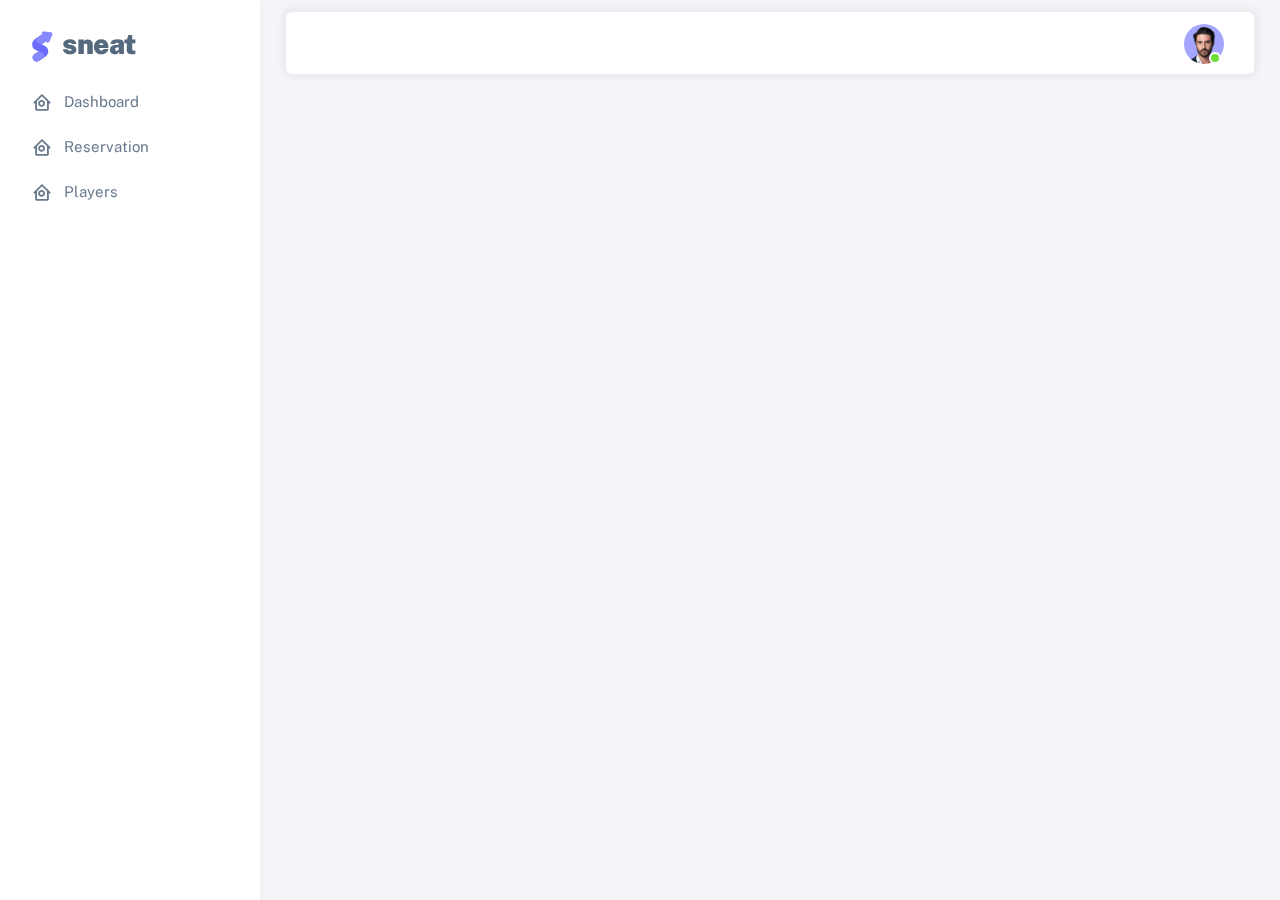
<file: user/index.html>
<!DOCTYPE html>

<!-- =========================================================
* Sneat - Bootstrap 5 HTML Admin Template - Pro | v1.0.0
==============================================================

* Product Page: https://themeselection.com/products/sneat-bootstrap-html-admin-template/
* Created by: ThemeSelection
* License: You must have a valid license purchased in order to legally use the theme for your project.
* Copyright ThemeSelection (https://themeselection.com)

=========================================================
 -->
<!-- beautify ignore:start -->
<html
  lang="en"
  class="light-style layout-menu-fixed"
  dir="ltr"
  data-theme="theme-default"
  data-assets-path="assets/"
  data-template="vertical-menu-template-free"
>
  <head>
    <meta charset="utf-8" />
    <meta
      name="viewport"
      content="width=device-width, initial-scale=1.0, user-scalable=no, minimum-scale=1.0, maximum-scale=1.0"
    />

    <meta name="description" content="" />

    <!-- Favicon -->
    <link rel="icon" type="image/x-icon" href="assets/img/favicon/favicon.ico" />

    <!-- Fonts -->
    <link rel="preconnect" href="https://fonts.googleapis.com" />
    <link rel="preconnect" href="https://fonts.gstatic.com" crossorigin />
    <link
      href="https://fonts.googleapis.com/css2?family=Public+Sans:ital,wght@0,300;0,400;0,500;0,600;0,700;1,300;1,400;1,500;1,600;1,700&display=swap"
      rel="stylesheet"
    />

    <!-- Icons. Uncomment required icon fonts -->
    <link rel="stylesheet" href="../assets/vendor/fonts/boxicons.css" />

    <!-- Core CSS -->
    <link rel="stylesheet" href="../assets/vendor/css/core.css" class="template-customizer-core-css" />
    <link rel="stylesheet" href="../assets/vendor/css/theme-default.css" class="template-customizer-theme-css" />
    <link rel="stylesheet" href="../assets/css/demo.css" />

    <!-- Vendors CSS -->
    <link rel="stylesheet" href="../assets/vendor/libs/perfect-scrollbar/perfect-scrollbar.css" />

    <link rel="stylesheet" href="../assets/vendor/libs/apex-charts/apex-charts.css" />

    <!-- Page CSS -->

    <!-- Helpers -->
    <script src="../assets/vendor/js/helpers.js"></script>

    <!--! Template customizer & Theme config files MUST be included after core stylesheets and helpers.js in the <head> section -->
    <!--? Config:  Mandatory theme config file contain global vars & default theme options, Set your preferred theme option in this file.  -->
    <script src="../assets/js/config.js"></script>
  </head>

  <body>
    <!-- Layout wrapper -->
    <div class="layout-wrapper layout-content-navbar">
      <div class="layout-container">
        <!-- Menu -->

        <aside id="layout-menu" class="layout-menu menu-vertical menu bg-menu-theme">
          <div class="app-brand demo">
            <a href="index.html" class="app-brand-link">
              <span class="app-brand-logo demo">
                <svg
                  width="25"
                  viewBox="0 0 25 42"
                  version="1.1"
                  xmlns="http://www.w3.org/2000/svg"
                  xmlns:xlink="http://www.w3.org/1999/xlink"
                >
                  <defs>
                    <path
                      d="M13.7918663,0.358365126 L3.39788168,7.44174259 C0.566865006,9.69408886 -0.379795268,12.4788597 0.557900856,15.7960551 C0.68998853,16.2305145 1.09562888,17.7872135 3.12357076,19.2293357 C3.8146334,19.7207684 5.32369333,20.3834223 7.65075054,21.2172976 L7.59773219,21.2525164 L2.63468769,24.5493413 C0.445452254,26.3002124 0.0884951797,28.5083815 1.56381646,31.1738486 C2.83770406,32.8170431 5.20850219,33.2640127 7.09180128,32.5391577 C8.347334,32.0559211 11.4559176,30.0011079 16.4175519,26.3747182 C18.0338572,24.4997857 18.6973423,22.4544883 18.4080071,20.2388261 C17.963753,17.5346866 16.1776345,15.5799961 13.0496516,14.3747546 L10.9194936,13.4715819 L18.6192054,7.984237 L13.7918663,0.358365126 Z"
                      id="path-1"
                    ></path>
                    <path
                      d="M5.47320593,6.00457225 C4.05321814,8.216144 4.36334763,10.0722806 6.40359441,11.5729822 C8.61520715,12.571656 10.0999176,13.2171421 10.8577257,13.5094407 L15.5088241,14.433041 L18.6192054,7.984237 C15.5364148,3.11535317 13.9273018,0.573395879 13.7918663,0.358365126 C13.5790555,0.511491653 10.8061687,2.3935607 5.47320593,6.00457225 Z"
                      id="path-3"
                    ></path>
                    <path
                      d="M7.50063644,21.2294429 L12.3234468,23.3159332 C14.1688022,24.7579751 14.397098,26.4880487 13.008334,28.506154 C11.6195701,30.5242593 10.3099883,31.790241 9.07958868,32.3040991 C5.78142938,33.4346997 4.13234973,34 4.13234973,34 C4.13234973,34 2.75489982,33.0538207 2.37032616e-14,31.1614621 C-0.55822714,27.8186216 -0.55822714,26.0572515 -4.05231404e-15,25.8773518 C0.83734071,25.6075023 2.77988457,22.8248993 3.3049379,22.52991 C3.65497346,22.3332504 5.05353963,21.8997614 7.50063644,21.2294429 Z"
                      id="path-4"
                    ></path>
                    <path
                      d="M20.6,7.13333333 L25.6,13.8 C26.2627417,14.6836556 26.0836556,15.9372583 25.2,16.6 C24.8538077,16.8596443 24.4327404,17 24,17 L14,17 C12.8954305,17 12,16.1045695 12,15 C12,14.5672596 12.1403557,14.1461923 12.4,13.8 L17.4,7.13333333 C18.0627417,6.24967773 19.3163444,6.07059163 20.2,6.73333333 C20.3516113,6.84704183 20.4862915,6.981722 20.6,7.13333333 Z"
                      id="path-5"
                    ></path>
                  </defs>
                  <g id="g-app-brand" stroke="none" stroke-width="1" fill="none" fill-rule="evenodd">
                    <g id="Brand-Logo" transform="translate(-27.000000, -15.000000)">
                      <g id="Icon" transform="translate(27.000000, 15.000000)">
                        <g id="Mask" transform="translate(0.000000, 8.000000)">
                          <mask id="mask-2" fill="white">
                            <use xlink:href="#path-1"></use>
                          </mask>
                          <use fill="#696cff" xlink:href="#path-1"></use>
                          <g id="Path-3" mask="url(#mask-2)">
                            <use fill="#696cff" xlink:href="#path-3"></use>
                            <use fill-opacity="0.2" fill="#FFFFFF" xlink:href="#path-3"></use>
                          </g>
                          <g id="Path-4" mask="url(#mask-2)">
                            <use fill="#696cff" xlink:href="#path-4"></use>
                            <use fill-opacity="0.2" fill="#FFFFFF" xlink:href="#path-4"></use>
                          </g>
                        </g>
                        <g
                          id="Triangle"
                          transform="translate(19.000000, 11.000000) rotate(-300.000000) translate(-19.000000, -11.000000) "
                        >
                          <use fill="#696cff" xlink:href="#path-5"></use>
                          <use fill-opacity="0.2" fill="#FFFFFF" xlink:href="#path-5"></use>
                        </g>
                      </g>
                    </g>
                  </g>
                </svg>
              </span>
              <span class="app-brand-text demo menu-text fw-bolder ms-2">Sneat</span>
            </a>

            <a href="javascript:void(0);" class="layout-menu-toggle menu-link text-large ms-auto d-block d-xl-none">
              <i class="bx bx-chevron-left bx-sm align-middle"></i>
            </a>
          </div>

          <div class="menu-inner-shadow"></div>

          <ul class="menu-inner py-1">
            <!-- Dashboard -->
            <li class="menu-item">
              <a href="index.php" class="menu-link">
                <i class="menu-icon tf-icons bx bx-home-circle"></i>
                <div data-i18n="Analytics">Dashboard</div>
              </a>
            </li>

            <li class="menu-item">
              <a href="form.php" class="menu-link">
                <i class="menu-icon tf-icons bx bx-home-circle"></i>
                <div data-i18n="Analytics">Reservation</div>
              </a>
            </li>

            <li class="menu-item">
              <a href="index.html" class="menu-link">
                <i class="menu-icon tf-icons bx bx-home-circle"></i>
                <div data-i18n="Analytics">Players</div>
              </a>
            </li>
          </ul>
        </aside>
        <!-- / Menu -->

        <!-- Layout container -->
        <div class="layout-page">
          <!-- Navbar -->

          <nav
            class="layout-navbar container-xxl navbar navbar-expand-xl navbar-detached align-items-center bg-navbar-theme"
            id="layout-navbar"
          >
            <div class="layout-menu-toggle navbar-nav align-items-xl-center me-3 me-xl-0 d-xl-none">
              <a class="nav-item nav-link px-0 me-xl-4" href="javascript:void(0)">
                <i class="bx bx-menu bx-sm"></i>
              </a>
            </div>

            <div class="navbar-nav-right d-flex align-items-center" id="navbar-collapse">
              <ul class="navbar-nav flex-row align-items-center ms-auto">
                <!-- User -->
                <li class="nav-item navbar-dropdown dropdown-user dropdown">
                  <a class="nav-link dropdown-toggle hide-arrow" href="javascript:void(0);" data-bs-toggle="dropdown">
                    <div class="avatar avatar-online">
                      <img src="../assets/img/avatars/1.png" alt class="w-px-40 h-auto rounded-circle" />
                    </div>
                  </a>
                  <ul class="dropdown-menu dropdown-menu-end">
                    <li>
                      <a class="dropdown-item" href="#">
                        <div class="d-flex">
                          <div class="flex-shrink-0 me-3">
                            <div class="avatar avatar-online">
                              <img src="../assets/img/avatars/1.png" alt class="w-px-40 h-auto rounded-circle" />
                            </div>
                          </div>
                          <div class="flex-grow-1">
                            <span class="fw-semibold d-block">John Doe</span>
                            <small class="text-muted">Admin</small>
                          </div>
                        </div>
                      </a>
                    </li>
                    <li>
                      <div class="dropdown-divider"></div>
                    </li>
                    <li>
                      <a class="dropdown-item" href="#">
                        <i class="bx bx-user me-2"></i>
                        <span class="align-middle">My Profile</span>
                      </a>
                    </li>
                    <li>
                      <a class="dropdown-item" href="#">
                        <i class="bx bx-cog me-2"></i>
                        <span class="align-middle">Settings</span>
                      </a>
                    </li>
                    <li>
                      <a class="dropdown-item" href="#">
                        <span class="d-flex align-items-center align-middle">
                          <i class="flex-shrink-0 bx bx-credit-card me-2"></i>
                          <span class="flex-grow-1 align-middle">Billing</span>
                          <span class="flex-shrink-0 badge badge-center rounded-pill bg-danger w-px-20 h-px-20">4</span>
                        </span>
                      </a>
                    </li>
                    <li>
                      <div class="dropdown-divider"></div>
                    </li>
                    <li>
                      <a class="dropdown-item" href="logout.php">
                        <i class="bx bx-power-off me-2"></i>
                        <span class="align-middle">Log Out</span>
                      </a>
                    </li>
                  </ul>
                </li>
                <!--/ User -->
              </ul>
            </div>
          </nav>

          <!-- / Navbar -->

          <!-- Content wrapper -->
          <div class="content-wrapper">
            <!-- Content -->
    <!-- / Layout wrapper -->

        <!-- Core JS -->
    <!-- build:js assets/vendor/js/core.js -->
    <script src="../assets/vendor/libs/jquery/jquery.js"></script>
    <script src="../assets/vendor/libs/popper/popper.js"></script>
    <script src="../assets/vendor/js/bootstrap.js"></script>
    <script src="../assets/vendor/libs/perfect-scrollbar/perfect-scrollbar.js"></script>

    <script src="../assets/vendor/js/menu.js"></script>
    <!-- endbuild -->

    <!-- Vendors JS -->
    <script src="../assets/vendor/libs/apex-charts/apexcharts.js"></script>

    <!-- Main JS -->
    <script src="../assets/js/main.js"></script>

    <!-- Page JS -->
    <script src="../assets/js/dashboards-analytics.js"></script>

    <!-- Place this tag in your head or just before your close body tag. -->
    <script async defer src="https://buttons.github.io/buttons.js"></script>
  </body>
</html>
</file>
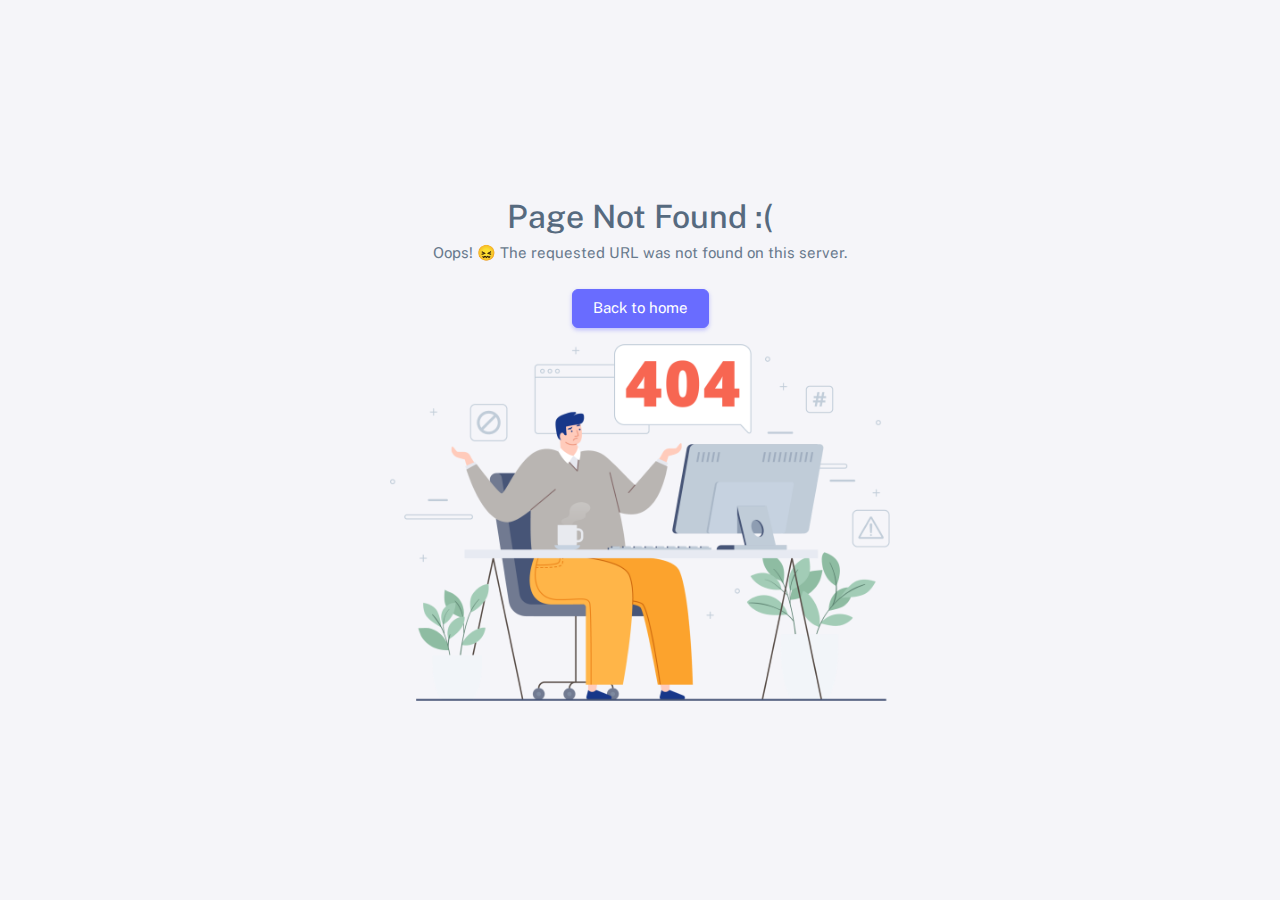
<file: error-404.html>
<!DOCTYPE html>

<!-- =========================================================
* Sneat - Bootstrap 5 HTML Admin Template - Pro | v1.0.0
==============================================================

* Product Page: https://themeselection.com/products/sneat-bootstrap-html-admin-template/
* Created by: ThemeSelection
* License: You must have a valid license purchased in order to legally use the theme for your project.
* Copyright ThemeSelection (https://themeselection.com)

=========================================================
 -->
<!-- beautify ignore:start -->
<html
  lang="en"
  class="light-style"
  dir="ltr"
  data-theme="theme-default"
  data-assets-path="assets/"
  data-template="vertical-menu-template-free"
>
  <head>
    <meta charset="utf-8" />
    <meta
      name="viewport"
      content="width=device-width, initial-scale=1.0, user-scalable=no, minimum-scale=1.0, maximum-scale=1.0"
    />

    <title>Error - Pages | Sneat - Bootstrap 5 HTML Admin Template - Pro</title>

    <meta name="description" content="" />

    <!-- Favicon -->
    <link rel="icon" type="image/x-icon" href="assets/img/favicon/favicon.ico" />

    <!-- Fonts -->
    <link rel="preconnect" href="https://fonts.googleapis.com" />
    <link rel="preconnect" href="https://fonts.gstatic.com" crossorigin />
    <link
      href="https://fonts.googleapis.com/css2?family=Public+Sans:ital,wght@0,300;0,400;0,500;0,600;0,700;1,300;1,400;1,500;1,600;1,700&display=swap"
      rel="stylesheet"
    />

    <!-- Icons. Uncomment required icon fonts -->
    <link rel="stylesheet" href="assets/vendor/fonts/boxicons.css" />

    <!-- Core CSS -->
    <link rel="stylesheet" href="assets/vendor/css/core.css" class="template-customizer-core-css" />
    <link rel="stylesheet" href="assets/vendor/css/theme-default.css" class="template-customizer-theme-css" />
    <link rel="stylesheet" href="assets/css/demo.css" />

    <!-- Vendors CSS -->
    <link rel="stylesheet" href="assets/vendor/libs/perfect-scrollbar/perfect-scrollbar.css" />

    <!-- Page CSS -->
    <!-- Page -->
    <link rel="stylesheet" href="assets/vendor/css/pages/page-misc.css" />
    <!-- Helpers -->
    <script src="assets/vendor/js/helpers.js"></script>

    <!--! Template customizer & Theme config files MUST be included after core stylesheets and helpers.js in the <head> section -->
    <!--? Config:  Mandatory theme config file contain global vars & default theme options, Set your preferred theme option in this file.  -->
    <script src="assets/js/config.js"></script>
  </head>

  <body>
    <!-- Content -->

    <!-- Error -->
    <div class="container-xxl container-p-y">
      <div class="misc-wrapper">
        <h2 class="mb-2 mx-2">Page Not Found :(</h2>
        <p class="mb-4 mx-2">Oops! 😖 The requested URL was not found on this server.</p>
        <a href="index.php" class="btn btn-primary">Back to home</a>
        <div class="mt-3">
          <img
            src="assets/img/illustrations/page-misc-error-light.png"
            alt="page-misc-error-light"
            width="500"
            class="img-fluid"
            data-app-dark-img="illustrations/page-misc-error-dark.png"
            data-app-light-img="illustrations/page-misc-error-light.png"
          />
        </div>
      </div>
    </div>
    <!-- /Error -->

    <!-- / Content -->

    <!-- Core JS -->
    <!-- build:js assets/vendor/js/core.js -->
    <script src="assets/vendor/libs/jquery/jquery.js"></script>
    <script src="assets/vendor/libs/popper/popper.js"></script>
    <script src="assets/vendor/js/bootstrap.js"></script>
    <script src="assets/vendor/libs/perfect-scrollbar/perfect-scrollbar.js"></script>

    <script src="assets/vendor/js/menu.js"></script>
    <!-- endbuild -->

    <!-- Vendors JS -->

    <!-- Main JS -->
    <script src="assets/js/main.js"></script>

    <!-- Page JS -->

    <!-- Place this tag in your head or just before your close body tag. -->
    <script async defer src="https://buttons.github.io/buttons.js"></script>
  </body>
</html>
</file>
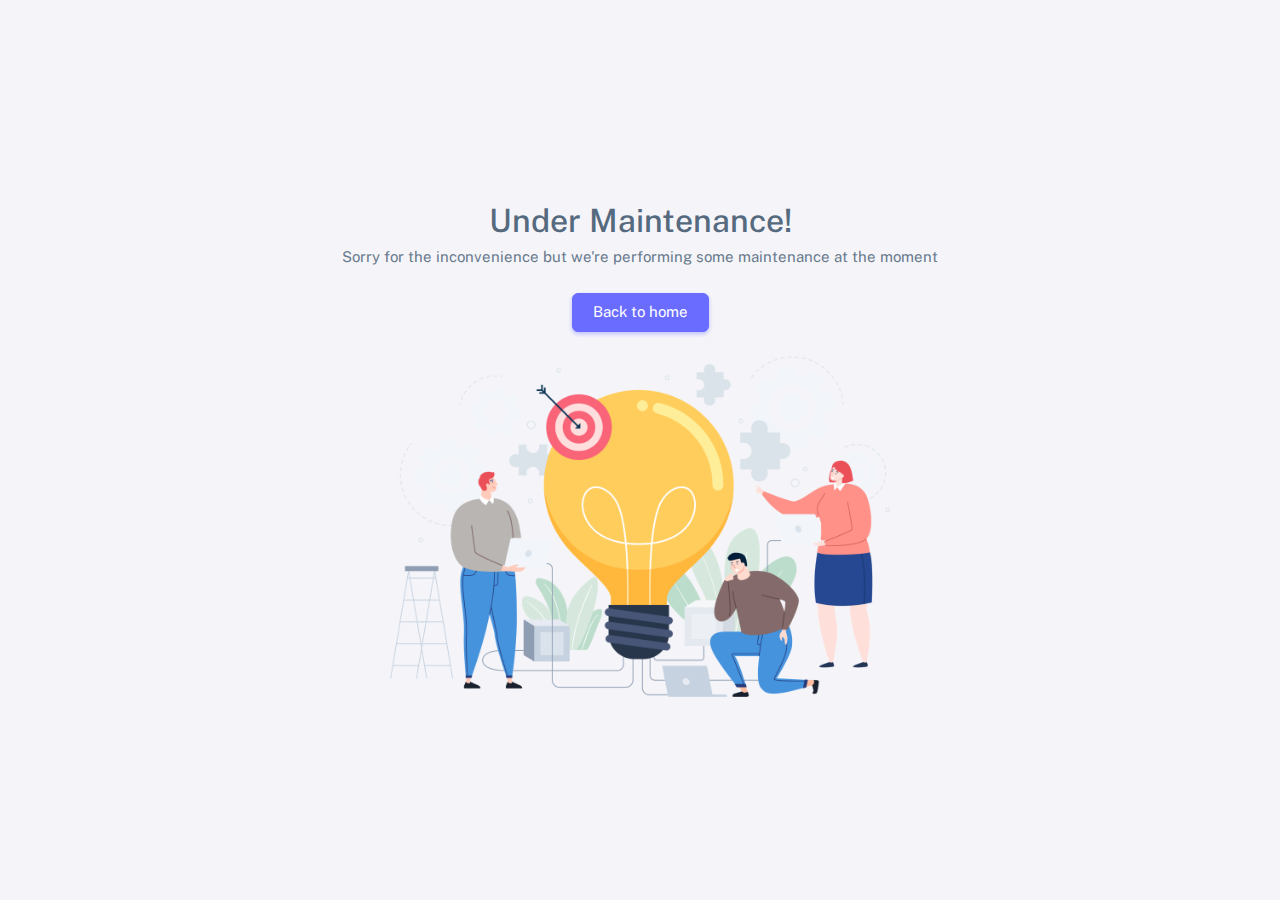
<file: error-500.html>
<!DOCTYPE html>

<!-- =========================================================
* Sneat - Bootstrap 5 HTML Admin Template - Pro | v1.0.0
==============================================================

* Product Page: https://themeselection.com/products/sneat-bootstrap-html-admin-template/
* Created by: ThemeSelection
* License: You must have a valid license purchased in order to legally use the theme for your project.
* Copyright ThemeSelection (https://themeselection.com)

=========================================================
 -->
<!-- beautify ignore:start -->
<html
  lang="en"
  class="light-style"
  dir="ltr"
  data-theme="theme-default"
  data-assets-path="assets/"
  data-template="vertical-menu-template-free"
>
  <head>
    <meta charset="utf-8" />
    <meta
      name="viewport"
      content="width=device-width, initial-scale=1.0, user-scalable=no, minimum-scale=1.0, maximum-scale=1.0"
    />

    <title>Under Maintenance - Pages | Sneat - Bootstrap 5 HTML Admin Template - Pro</title>

    <meta name="description" content="" />

    <!-- Favicon -->
    <link rel="icon" type="image/x-icon" href="assets/img/favicon/favicon.ico" />

    <!-- Fonts -->
    <link rel="preconnect" href="https://fonts.googleapis.com" />
    <link rel="preconnect" href="https://fonts.gstatic.com" crossorigin />
    <link
      href="https://fonts.googleapis.com/css2?family=Public+Sans:ital,wght@0,300;0,400;0,500;0,600;0,700;1,300;1,400;1,500;1,600;1,700&display=swap"
      rel="stylesheet"
    />

    <!-- Icons. Uncomment required icon fonts -->
    <link rel="stylesheet" href="assets/vendor/fonts/boxicons.css" />

    <!-- Core CSS -->
    <link rel="stylesheet" href="assets/vendor/css/core.css" class="template-customizer-core-css" />
    <link rel="stylesheet" href="assets/vendor/css/theme-default.css" class="template-customizer-theme-css" />
    <link rel="stylesheet" href="assets/css/demo.css" />

    <!-- Vendors CSS -->
    <link rel="stylesheet" href="assets/vendor/libs/perfect-scrollbar/perfect-scrollbar.css" />

    <!-- Page CSS -->
    <!-- Page -->
    <link rel="stylesheet" href="assets/vendor/css/pages/page-misc.css" />
    <!-- Helpers -->
    <script src="assets/vendor/js/helpers.js"></script>

    <!--! Template customizer & Theme config files MUST be included after core stylesheets and helpers.js in the <head> section -->
    <!--? Config:  Mandatory theme config file contain global vars & default theme options, Set your preferred theme option in this file.  -->
    <script src="assets/js/config.js"></script>
  </head>

  <body>
    <!-- Content -->

    <!--Under Maintenance -->
    <div class="container-xxl container-p-y">
      <div class="misc-wrapper">
        <h2 class="mb-2 mx-2">Under Maintenance!</h2>
        <p class="mb-4 mx-2">Sorry for the inconvenience but we're performing some maintenance at the moment</p>
        <a href="index.php" class="btn btn-primary">Back to home</a>
        <div class="mt-4">
          <img
            src="assets/img/illustrations/girl-doing-yoga-light.png"
            alt="girl-doing-yoga-light"
            width="500"
            class="img-fluid"
            data-app-dark-img="illustrations/girl-doing-yoga-dark.png"
            data-app-light-img="illustrations/girl-doing-yoga-light.png"
          />
        </div>
      </div>
    </div>
    <!-- /Under Maintenance -->

    <!-- / Content -->

    <!-- Core JS -->
    <!-- build:js assets/vendor/js/core.js -->
    <script src="assets/vendor/libs/jquery/jquery.js"></script>
    <script src="assets/vendor/libs/popper/popper.js"></script>
    <script src="assets/vendor/js/bootstrap.js"></script>
    <script src="assets/vendor/libs/perfect-scrollbar/perfect-scrollbar.js"></script>

    <script src="assets/vendor/js/menu.js"></script>
    <!-- endbuild -->

    <!-- Vendors JS -->

    <!-- Main JS -->
    <script src="assets/js/main.js"></script>

    <!-- Page JS -->

    <!-- Place this tag in your head or just before your close body tag. -->
    <script async defer src="https://buttons.github.io/buttons.js"></script>
  </body>
</html>
</file>
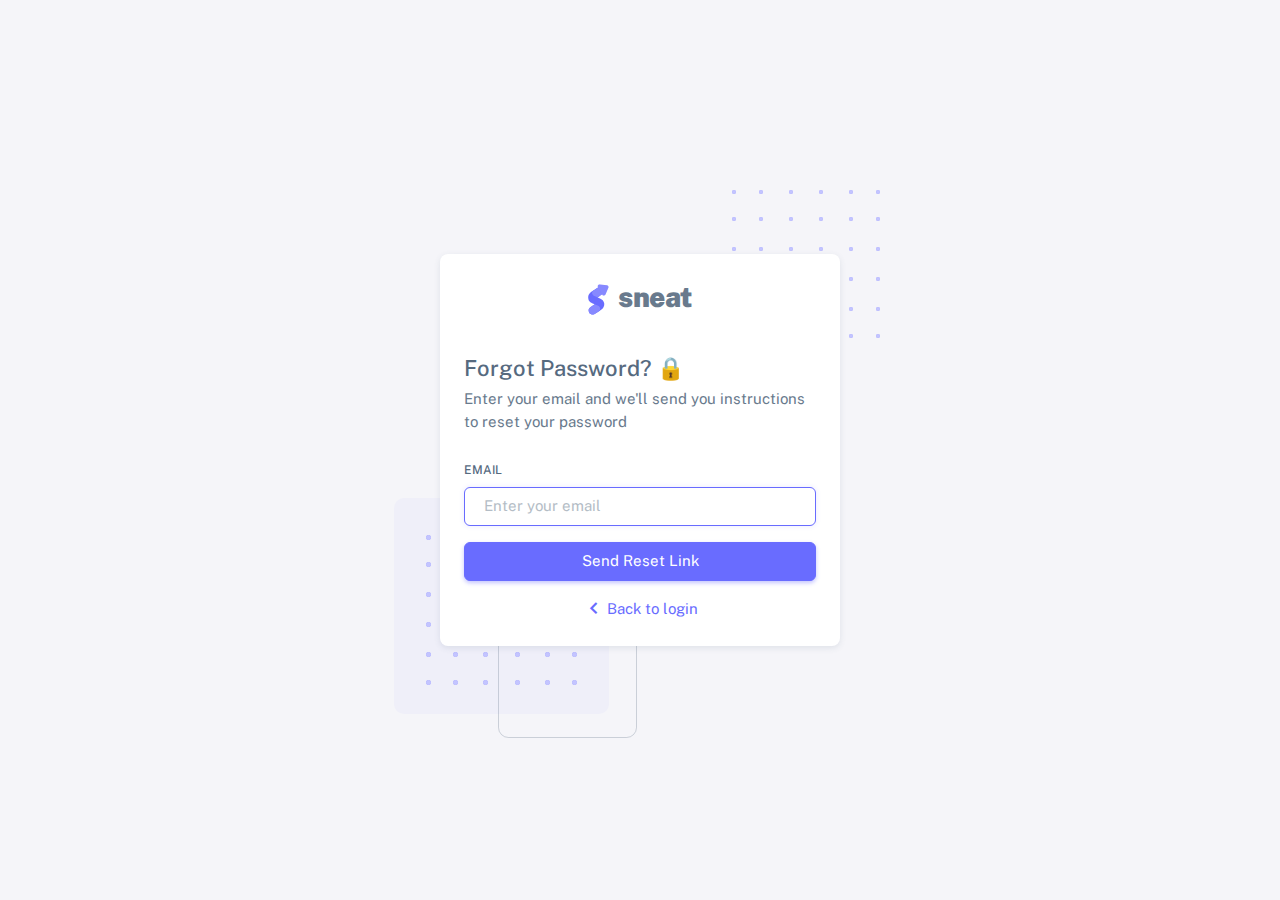
<file: forgetPassword.html>
<!DOCTYPE html>

<!-- =========================================================
* Sneat - Bootstrap 5 HTML Admin Template - Pro | v1.0.0
==============================================================

* Product Page: https://themeselection.com/products/sneat-bootstrap-html-admin-template/
* Created by: ThemeSelection
* License: You must have a valid license purchased in order to legally use the theme for your project.
* Copyright ThemeSelection (https://themeselection.com)

=========================================================
 -->
<!-- beautify ignore:start -->
<html
  lang="en"
  class="light-style customizer-hide"
  dir="ltr"
  data-theme="theme-default"
  data-assets-path="assets/"
  data-template="vertical-menu-template-free"
>
  <head>
    <meta charset="utf-8" />
    <meta
      name="viewport"
      content="width=device-width, initial-scale=1.0, user-scalable=no, minimum-scale=1.0, maximum-scale=1.0"
    />

    <title>Forgot Password Basic - Pages | Sneat - Bootstrap 5 HTML Admin Template - Pro</title>

    <meta name="description" content="" />

    <!-- Favicon -->
    <link rel="icon" type="image/x-icon" href="assets/img/favicon/favicon.ico" />

    <!-- Fonts -->
    <link rel="preconnect" href="https://fonts.googleapis.com" />
    <link rel="preconnect" href="https://fonts.gstatic.com" crossorigin />
    <link
      href="https://fonts.googleapis.com/css2?family=Public+Sans:ital,wght@0,300;0,400;0,500;0,600;0,700;1,300;1,400;1,500;1,600;1,700&display=swap"
      rel="stylesheet"
    />

    <!-- Icons. Uncomment required icon fonts -->
    <link rel="stylesheet" href="assets/vendor/fonts/boxicons.css" />

    <!-- Core CSS -->
    <link rel="stylesheet" href="assets/vendor/css/core.css" class="template-customizer-core-css" />
    <link rel="stylesheet" href="assets/vendor/css/theme-default.css" class="template-customizer-theme-css" />
    <link rel="stylesheet" href="assets/css/demo.css" />

    <!-- Vendors CSS -->
    <link rel="stylesheet" href="assets/vendor/libs/perfect-scrollbar/perfect-scrollbar.css" />

    <!-- Page CSS -->
    <!-- Page -->
    <link rel="stylesheet" href="assets/vendor/css/pages/page-auth.css" />
    <!-- Helpers -->
    <script src="assets/vendor/js/helpers.js"></script>

    <!--! Template customizer & Theme config files MUST be included after core stylesheets and helpers.js in the <head> section -->
    <!--? Config:  Mandatory theme config file contain global vars & default theme options, Set your preferred theme option in this file.  -->
    <script src="assets/js/config.js"></script>
  </head>

  <body>
    <!-- Content -->

    <div class="container-xxl">
      <div class="authentication-wrapper authentication-basic container-p-y">
        <div class="authentication-inner py-4">
          <!-- Forgot Password -->
          <div class="card">
            <div class="card-body">
              <!-- Logo -->
              <div class="app-brand justify-content-center">
                <a href="index.html" class="app-brand-link gap-2">
                  <span class="app-brand-logo demo">
                    <svg
                      width="25"
                      viewBox="0 0 25 42"
                      version="1.1"
                      xmlns="http://www.w3.org/2000/svg"
                      xmlns:xlink="http://www.w3.org/1999/xlink"
                    >
                      <defs>
                        <path
                          d="M13.7918663,0.358365126 L3.39788168,7.44174259 C0.566865006,9.69408886 -0.379795268,12.4788597 0.557900856,15.7960551 C0.68998853,16.2305145 1.09562888,17.7872135 3.12357076,19.2293357 C3.8146334,19.7207684 5.32369333,20.3834223 7.65075054,21.2172976 L7.59773219,21.2525164 L2.63468769,24.5493413 C0.445452254,26.3002124 0.0884951797,28.5083815 1.56381646,31.1738486 C2.83770406,32.8170431 5.20850219,33.2640127 7.09180128,32.5391577 C8.347334,32.0559211 11.4559176,30.0011079 16.4175519,26.3747182 C18.0338572,24.4997857 18.6973423,22.4544883 18.4080071,20.2388261 C17.963753,17.5346866 16.1776345,15.5799961 13.0496516,14.3747546 L10.9194936,13.4715819 L18.6192054,7.984237 L13.7918663,0.358365126 Z"
                          id="path-1"
                        ></path>
                        <path
                          d="M5.47320593,6.00457225 C4.05321814,8.216144 4.36334763,10.0722806 6.40359441,11.5729822 C8.61520715,12.571656 10.0999176,13.2171421 10.8577257,13.5094407 L15.5088241,14.433041 L18.6192054,7.984237 C15.5364148,3.11535317 13.9273018,0.573395879 13.7918663,0.358365126 C13.5790555,0.511491653 10.8061687,2.3935607 5.47320593,6.00457225 Z"
                          id="path-3"
                        ></path>
                        <path
                          d="M7.50063644,21.2294429 L12.3234468,23.3159332 C14.1688022,24.7579751 14.397098,26.4880487 13.008334,28.506154 C11.6195701,30.5242593 10.3099883,31.790241 9.07958868,32.3040991 C5.78142938,33.4346997 4.13234973,34 4.13234973,34 C4.13234973,34 2.75489982,33.0538207 2.37032616e-14,31.1614621 C-0.55822714,27.8186216 -0.55822714,26.0572515 -4.05231404e-15,25.8773518 C0.83734071,25.6075023 2.77988457,22.8248993 3.3049379,22.52991 C3.65497346,22.3332504 5.05353963,21.8997614 7.50063644,21.2294429 Z"
                          id="path-4"
                        ></path>
                        <path
                          d="M20.6,7.13333333 L25.6,13.8 C26.2627417,14.6836556 26.0836556,15.9372583 25.2,16.6 C24.8538077,16.8596443 24.4327404,17 24,17 L14,17 C12.8954305,17 12,16.1045695 12,15 C12,14.5672596 12.1403557,14.1461923 12.4,13.8 L17.4,7.13333333 C18.0627417,6.24967773 19.3163444,6.07059163 20.2,6.73333333 C20.3516113,6.84704183 20.4862915,6.981722 20.6,7.13333333 Z"
                          id="path-5"
                        ></path>
                      </defs>
                      <g id="g-app-brand" stroke="none" stroke-width="1" fill="none" fill-rule="evenodd">
                        <g id="Brand-Logo" transform="translate(-27.000000, -15.000000)">
                          <g id="Icon" transform="translate(27.000000, 15.000000)">
                            <g id="Mask" transform="translate(0.000000, 8.000000)">
                              <mask id="mask-2" fill="white">
                                <use xlink:href="#path-1"></use>
                              </mask>
                              <use fill="#696cff" xlink:href="#path-1"></use>
                              <g id="Path-3" mask="url(#mask-2)">
                                <use fill="#696cff" xlink:href="#path-3"></use>
                                <use fill-opacity="0.2" fill="#FFFFFF" xlink:href="#path-3"></use>
                              </g>
                              <g id="Path-4" mask="url(#mask-2)">
                                <use fill="#696cff" xlink:href="#path-4"></use>
                                <use fill-opacity="0.2" fill="#FFFFFF" xlink:href="#path-4"></use>
                              </g>
                            </g>
                            <g
                              id="Triangle"
                              transform="translate(19.000000, 11.000000) rotate(-300.000000) translate(-19.000000, -11.000000) "
                            >
                              <use fill="#696cff" xlink:href="#path-5"></use>
                              <use fill-opacity="0.2" fill="#FFFFFF" xlink:href="#path-5"></use>
                            </g>
                          </g>
                        </g>
                      </g>
                    </svg>
                  </span>
                  <span class="app-brand-text demo text-body fw-bolder">Sneat</span>
                </a>
              </div>
              <!-- /Logo -->
              <h4 class="mb-2">Forgot Password? 🔒</h4>
              <p class="mb-4">Enter your email and we'll send you instructions to reset your password</p>
              <form id="formAuthentication" class="mb-3" action="send_email.php" method="POST">
                <div class="mb-3">
                  <label for="email" class="form-label">Email</label>
                  <input
                    type="text"
                    class="form-control"
                    id="email"
                    name="email"
                    placeholder="Enter your email"
                    autofocus
                  />
                </div>
                <button class="btn btn-primary d-grid w-100">Send Reset Link</button>
              </form>
              <div class="text-center">
                <a href="login.php" class="d-flex align-items-center justify-content-center">
                  <i class="bx bx-chevron-left scaleX-n1-rtl bx-sm"></i>
                  Back to login
                </a>
              </div>
            </div>
          </div>
          <!-- /Forgot Password -->
        </div>
      </div>
    </div>

    <!-- / Content -->

    <!-- Core JS -->
    <!-- build:js assets/vendor/js/core.js -->
    <script src="assets/vendor/libs/jquery/jquery.js"></script>
    <script src="assets/vendor/libs/popper/popper.js"></script>
    <script src="assets/vendor/js/bootstrap.js"></script>
    <script src="assets/vendor/libs/perfect-scrollbar/perfect-scrollbar.js"></script>

    <script src="assets/vendor/js/menu.js"></script>
    <!-- endbuild -->

    <!-- Vendors JS -->

    <!-- Main JS -->
    <script src="assets/js/main.js"></script>

    <!-- Page JS -->

    <!-- Place this tag in your head or just before your close body tag. -->
    <script async defer src="https://buttons.github.io/buttons.js"></script>
  </body>
</html>
</file>
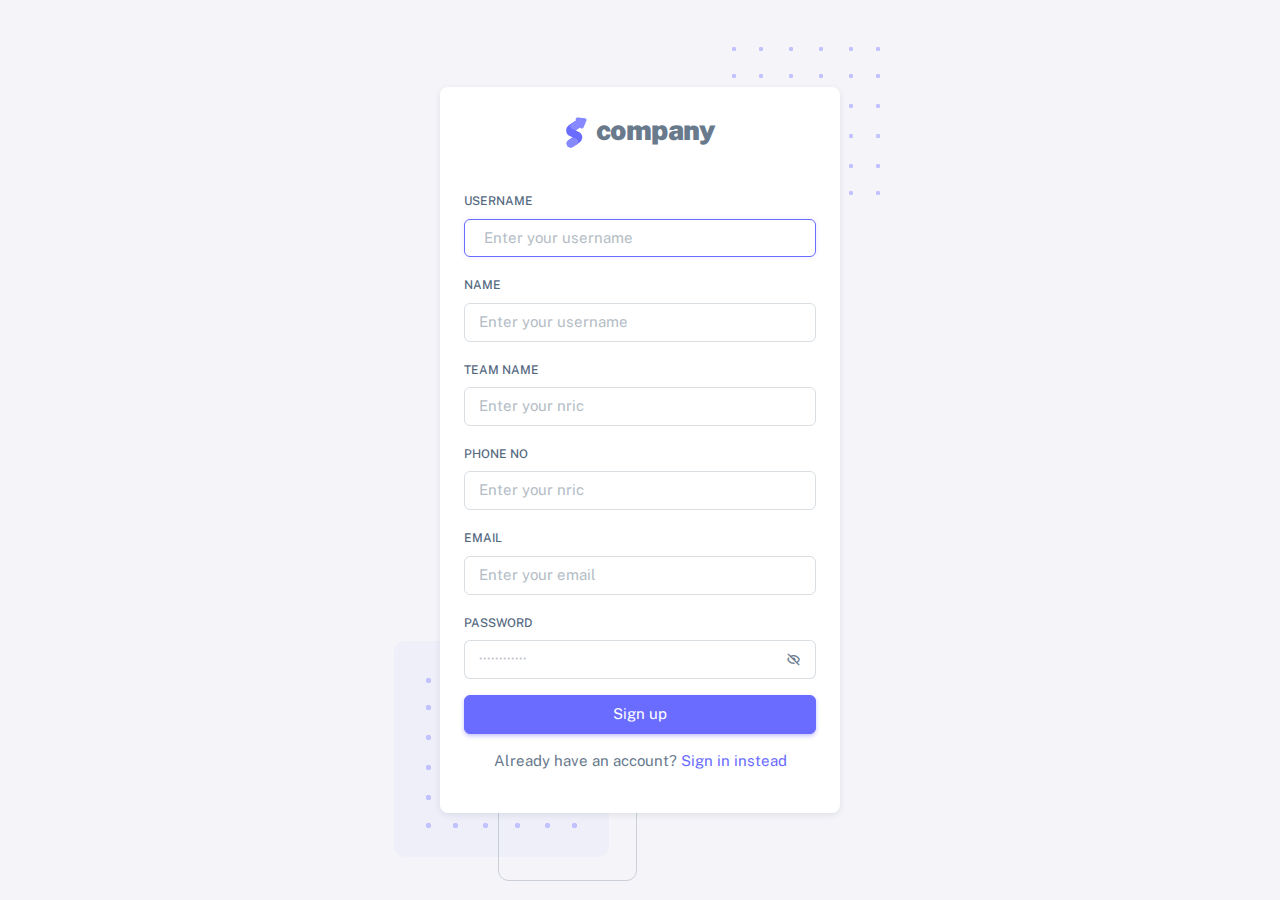
<file: register.html>
<!DOCTYPE html>

<!-- =========================================================
* Sneat - Bootstrap 5 HTML Admin Template - Pro | v1.0.0
==============================================================

* Product Page: https://themeselection.com/products/sneat-bootstrap-html-admin-template/
* Created by: ThemeSelection
* License: You must have a valid license purchased in order to legally use the theme for your project.
* Copyright ThemeSelection (https://themeselection.com)

=========================================================
 -->
<!-- beautify ignore:start -->
<html
  lang="en"
  class="light-style customizer-hide"
  dir="ltr"
  data-theme="theme-default"
  data-assets-path="assets/"
  data-template="vertical-menu-template-free"
>
  <head>
    <meta charset="utf-8" />
    <meta
      name="viewport"
      content="width=device-width, initial-scale=1.0, user-scalable=no, minimum-scale=1.0, maximum-scale=1.0"
    />

    <title>Register Basic - Pages | Sneat - Bootstrap 5 HTML Admin Template - Pro</title>

    <meta name="description" content="" />

    <!-- Favicon -->
    <link rel="icon" type="image/x-icon" href="assets/img/favicon/favicon.ico" />

    <!-- Fonts -->
    <link rel="preconnect" href="https://fonts.googleapis.com" />
    <link rel="preconnect" href="https://fonts.gstatic.com" crossorigin />
    <link
      href="https://fonts.googleapis.com/css2?family=Public+Sans:ital,wght@0,300;0,400;0,500;0,600;0,700;1,300;1,400;1,500;1,600;1,700&display=swap"
      rel="stylesheet"
    />

    <!-- Icons. Uncomment required icon fonts -->
    <link rel="stylesheet" href="assets/vendor/fonts/boxicons.css" />

    <!-- Core CSS -->
    <link rel="stylesheet" href="assets/vendor/css/core.css" class="template-customizer-core-css" />
    <link rel="stylesheet" href="assets/vendor/css/theme-default.css" class="template-customizer-theme-css" />
    <link rel="stylesheet" href="assets/css/demo.css" />

    <!-- Vendors CSS -->
    <link rel="stylesheet" href="assets/vendor/libs/perfect-scrollbar/perfect-scrollbar.css" />

    <!-- Page CSS -->
    <!-- Page -->
    <link rel="stylesheet" href="assets/vendor/css/pages/page-auth.css" />
    <!-- Helpers -->
    <script src="assets/vendor/js/helpers.js"></script>

    <!--! Template customizer & Theme config files MUST be included after core stylesheets and helpers.js in the <head> section -->
    <!--? Config:  Mandatory theme config file contain global vars & default theme options, Set your preferred theme option in this file.  -->
    <script src="assets/js/config.js"></script>
  </head>

  <body>
    <!-- Content -->

    <div class="container-xxl">
      <div class="authentication-wrapper authentication-basic container-p-y">
        <div class="authentication-inner">
          <!-- Register Card -->
          <div class="card">
            <div class="card-body">
              <!-- Logo -->
              <div class="app-brand justify-content-center">
                <a href="index.html" class="app-brand-link gap-2">
                  <span class="app-brand-logo demo">
                    <svg
                      width="25"
                      viewBox="0 0 25 42"
                      version="1.1"
                      xmlns="http://www.w3.org/2000/svg"
                      xmlns:xlink="http://www.w3.org/1999/xlink"
                    >
                      <defs>
                        <path
                          d="M13.7918663,0.358365126 L3.39788168,7.44174259 C0.566865006,9.69408886 -0.379795268,12.4788597 0.557900856,15.7960551 C0.68998853,16.2305145 1.09562888,17.7872135 3.12357076,19.2293357 C3.8146334,19.7207684 5.32369333,20.3834223 7.65075054,21.2172976 L7.59773219,21.2525164 L2.63468769,24.5493413 C0.445452254,26.3002124 0.0884951797,28.5083815 1.56381646,31.1738486 C2.83770406,32.8170431 5.20850219,33.2640127 7.09180128,32.5391577 C8.347334,32.0559211 11.4559176,30.0011079 16.4175519,26.3747182 C18.0338572,24.4997857 18.6973423,22.4544883 18.4080071,20.2388261 C17.963753,17.5346866 16.1776345,15.5799961 13.0496516,14.3747546 L10.9194936,13.4715819 L18.6192054,7.984237 L13.7918663,0.358365126 Z"
                          id="path-1"
                        ></path>
                        <path
                          d="M5.47320593,6.00457225 C4.05321814,8.216144 4.36334763,10.0722806 6.40359441,11.5729822 C8.61520715,12.571656 10.0999176,13.2171421 10.8577257,13.5094407 L15.5088241,14.433041 L18.6192054,7.984237 C15.5364148,3.11535317 13.9273018,0.573395879 13.7918663,0.358365126 C13.5790555,0.511491653 10.8061687,2.3935607 5.47320593,6.00457225 Z"
                          id="path-3"
                        ></path>
                        <path
                          d="M7.50063644,21.2294429 L12.3234468,23.3159332 C14.1688022,24.7579751 14.397098,26.4880487 13.008334,28.506154 C11.6195701,30.5242593 10.3099883,31.790241 9.07958868,32.3040991 C5.78142938,33.4346997 4.13234973,34 4.13234973,34 C4.13234973,34 2.75489982,33.0538207 2.37032616e-14,31.1614621 C-0.55822714,27.8186216 -0.55822714,26.0572515 -4.05231404e-15,25.8773518 C0.83734071,25.6075023 2.77988457,22.8248993 3.3049379,22.52991 C3.65497346,22.3332504 5.05353963,21.8997614 7.50063644,21.2294429 Z"
                          id="path-4"
                        ></path>
                        <path
                          d="M20.6,7.13333333 L25.6,13.8 C26.2627417,14.6836556 26.0836556,15.9372583 25.2,16.6 C24.8538077,16.8596443 24.4327404,17 24,17 L14,17 C12.8954305,17 12,16.1045695 12,15 C12,14.5672596 12.1403557,14.1461923 12.4,13.8 L17.4,7.13333333 C18.0627417,6.24967773 19.3163444,6.07059163 20.2,6.73333333 C20.3516113,6.84704183 20.4862915,6.981722 20.6,7.13333333 Z"
                          id="path-5"
                        ></path>
                      </defs>
                      <g id="g-app-brand" stroke="none" stroke-width="1" fill="none" fill-rule="evenodd">
                        <g id="Brand-Logo" transform="translate(-27.000000, -15.000000)">
                          <g id="Icon" transform="translate(27.000000, 15.000000)">
                            <g id="Mask" transform="translate(0.000000, 8.000000)">
                              <mask id="mask-2" fill="white">
                                <use xlink:href="#path-1"></use>
                              </mask>
                              <use fill="#696cff" xlink:href="#path-1"></use>
                              <g id="Path-3" mask="url(#mask-2)">
                                <use fill="#696cff" xlink:href="#path-3"></use>
                                <use fill-opacity="0.2" fill="#FFFFFF" xlink:href="#path-3"></use>
                              </g>
                              <g id="Path-4" mask="url(#mask-2)">
                                <use fill="#696cff" xlink:href="#path-4"></use>
                                <use fill-opacity="0.2" fill="#FFFFFF" xlink:href="#path-4"></use>
                              </g>
                            </g>
                            <g
                              id="Triangle"
                              transform="translate(19.000000, 11.000000) rotate(-300.000000) translate(-19.000000, -11.000000) "
                            >
                              <use fill="#696cff" xlink:href="#path-5"></use>
                              <use fill-opacity="0.2" fill="#FFFFFF" xlink:href="#path-5"></use>
                            </g>
                          </g>
                        </g>
                      </g>
                    </svg>
                  </span>
                  <span class="app-brand-text demo text-body fw-bolder">Company</span>
                </a>
              </div>
              <!-- /Logo -->

              <form id="formAuthentication" class="mb-3" action="credentials.php" method="POST">
                <input type="hidden" name="action" value="register">
                <div class="mb-3">
                  <label class="form-label">Username</label>
                  <input
                    type="text"
                    class="form-control"
                    name="username"
                    placeholder="Enter your username"
                    autofocus
                  />
                </div>

                <div class="mb-3">
                  <label for="username" class="form-label">Name</label>
                  <input
                    type="text"
                    class="form-control"
                    name="name"
                    placeholder="Enter your username"
                    autofocus
                  />
                </div>

                <div class="mb-3">
                  <label for="username" class="form-label">Team Name</label>
                  <input
                    type="text"
                    class="form-control"
                    name="team"
                    placeholder="Enter your nric"
                    autofocus
                  />
                </div>
                
                <div class="mb-3">
                  <label for="username" class="form-label">Phone No</label>
                  <input
                    type="text"
                    class="form-control"
                    name="phone"
                    placeholder="Enter your nric"
                    autofocus
                  />
                </div>

                <div class="mb-3">
                  <label for="email" class="form-label">Email</label>
                  <input type="text" class="form-control" name="email" placeholder="Enter your email" />
                </div>

                <div class="mb-3 form-password-toggle">
                  <label class="form-label" for="password">Password</label>
                  <div class="input-group input-group-merge">
                    <input
                      type="password"
                      class="form-control"
                      name="password"
                      placeholder="&#xb7;&#xb7;&#xb7;&#xb7;&#xb7;&#xb7;&#xb7;&#xb7;&#xb7;&#xb7;&#xb7;&#xb7;"
                      aria-describedby="password"
                    />
                    <span class="input-group-text cursor-pointer"><i class="bx bx-hide"></i></span>
                  </div>
                </div>
                
                <button class="btn btn-primary d-grid w-100" type="submit" name="submit">Sign up</button>
              </form>

              <p class="text-center">
                <span>Already have an account?</span>
                <a href="login.html">
                  <span>Sign in instead</span>
                </a>
              </p>
            </div>
          </div>
          <!-- Register Card -->
        </div>
      </div>
    </div>

    <!-- / Content -->

    <!-- Core JS -->
    <!-- build:js assets/vendor/js/core.js -->
    <script src="../assets/vendor/libs/jquery/jquery.js"></script>
    <script src="../assets/vendor/libs/popper/popper.js"></script>
    <script src="../assets/vendor/js/bootstrap.js"></script>
    <script src="../assets/vendor/libs/perfect-scrollbar/perfect-scrollbar.js"></script>

    <script src="../assets/vendor/js/menu.js"></script>
    <!-- endbuild -->

    <!-- Vendors JS -->

    <!-- Main JS -->
    <script src="../assets/js/main.js"></script>

    <!-- Page JS -->

    <!-- Place this tag in your head or just before your close body tag. -->
    <script async defer src="https://buttons.github.io/buttons.js"></script>
  </body>
</html>
</file>
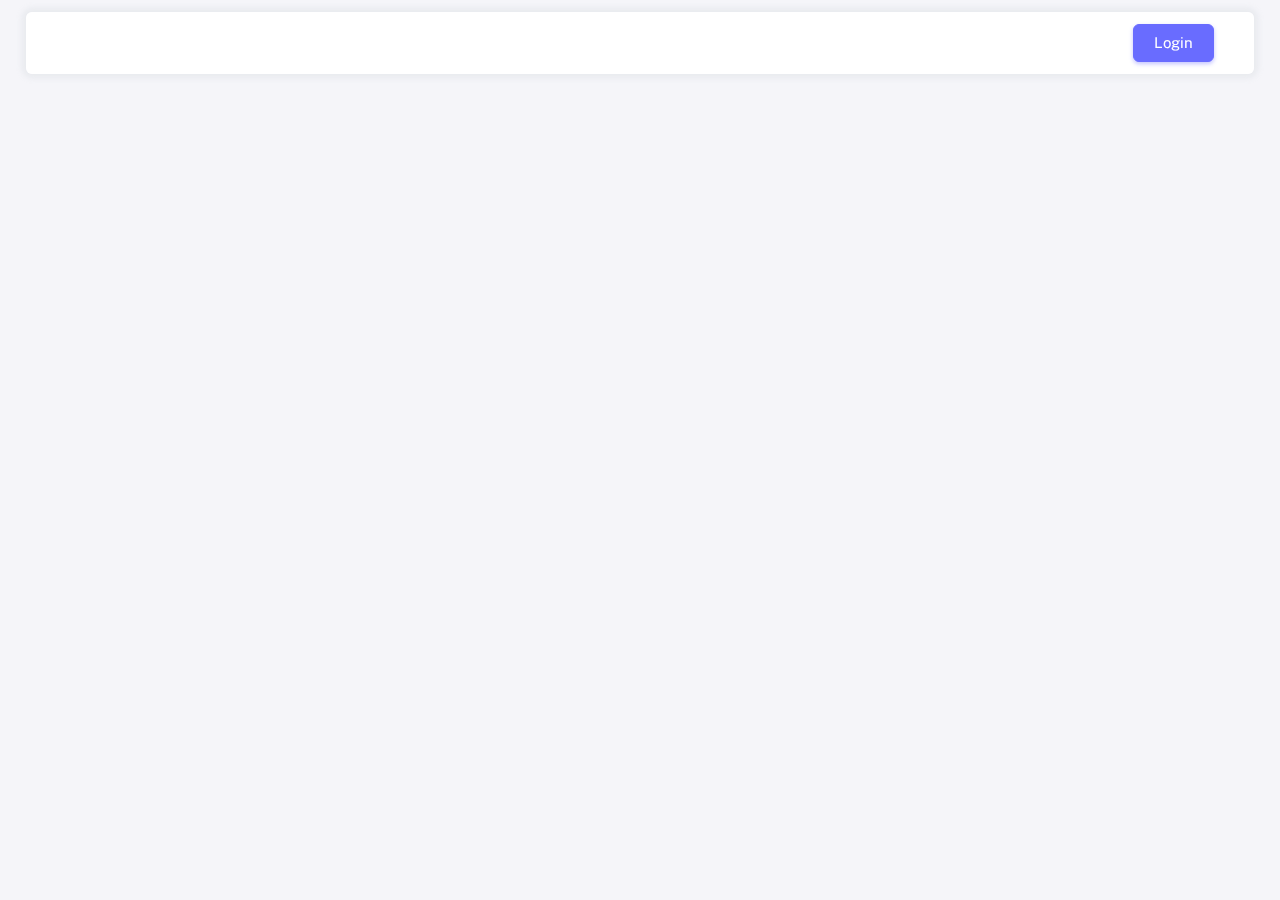
<file: temp.html>
<!DOCTYPE html>

<!-- =========================================================
* Sneat - Bootstrap 5 HTML Admin Template - Pro | v1.0.0
==============================================================

* Product Page: https://themeselection.com/products/sneat-bootstrap-html-admin-template/
* Created by: ThemeSelection
* License: You must have a valid license purchased in order to legally use the theme for your project.
* Copyright ThemeSelection (https://themeselection.com)

=========================================================
 -->
<!-- beautify ignore:start -->
<html
  lang="en"
  class="light-style layout-menu-fixed"
  dir="ltr"
  data-theme="theme-default"
  data-assets-path="assets/"
  data-template="vertical-menu-template-free"
>
  <head>
    <meta charset="utf-8" />
    <meta
      name="viewport"
      content="width=device-width, initial-scale=1.0, user-scalable=no, minimum-scale=1.0, maximum-scale=1.0"
    />

    <title>Dashboard - Analytics | Sneat - Bootstrap 5 HTML Admin Template - Pro</title>

    <meta name="description" content="" />

    <!-- Favicon -->
    <link rel="icon" type="image/x-icon" href="assets/img/favicon/favicon.ico" />

    <!-- Fonts -->
    <link rel="preconnect" href="https://fonts.googleapis.com" />
    <link rel="preconnect" href="https://fonts.gstatic.com" crossorigin />
    <link
      href="https://fonts.googleapis.com/css2?family=Public+Sans:ital,wght@0,300;0,400;0,500;0,600;0,700;1,300;1,400;1,500;1,600;1,700&display=swap"
      rel="stylesheet"
    />

    <!-- Icons. Uncomment required icon fonts -->
    <link rel="stylesheet" href="assets/vendor/fonts/boxicons.css" />

    <!-- Core CSS -->
    <link rel="stylesheet" href="assets/vendor/css/core.css" class="template-customizer-core-css" />
    <link rel="stylesheet" href="assets/vendor/css/theme-default.css" class="template-customizer-theme-css" />
    <link rel="stylesheet" href="assets/css/demo.css" />

    <!-- Vendors CSS -->
    <link rel="stylesheet" href="assets/vendor/libs/perfect-scrollbar/perfect-scrollbar.css" />

    <link rel="stylesheet" href="assets/vendor/libs/apex-charts/apex-charts.css" />

    <!-- Page CSS -->

    <!-- Helpers -->
    <script src="assets/vendor/js/helpers.js"></script>

    <!--! Template customizer & Theme config files MUST be included after core stylesheets and helpers.js in the <head> section -->
    <!--? Config:  Mandatory theme config file contain global vars & default theme options, Set your preferred theme option in this file.  -->
    <script src="assets/js/config.js"></script>
  </head>

  <body>
    <!-- Layout wrapper -->
    <div class="layout-wrapper layout-content-navbar">

        <!-- Layout container -->
        <div class="layout-page" style="padding-left: 0rem;">
          <!-- Navbar -->

          <nav
            class="layout-navbar container-xxl navbar navbar-expand-xl navbar-detached align-items-center bg-navbar-theme"
            id="layout-navbar"
          >
            <div class="layout-menu-toggle navbar-nav align-items-xl-center me-3 me-xl-0 d-xl-none">
              <a class="nav-item nav-link px-0 me-xl-4" href="javascript:void(0)">
                <i class="bx bx-menu bx-sm"></i>
              </a>
            </div>

            <div class="navbar-nav-right d-flex align-items-center" id="navbar-collapse">
              <!-- Search -->
              <div class="navbar-nav align-items-center">
                <div class="nav-item d-flex align-items-center">
                </div>
              </div>
              <!-- /Search -->

              <ul class="navbar-nav flex-row align-items-center ms-auto">
                <!-- Place this tag where you want the button to render. -->
                <li class="nav-item lh-1 me-3">
                  <a href="login.php"><button class="btn btn-primary">Login</button></a>
                </li>
              </ul>
            </div>
          </nav>

          <!-- / Navbar -->

          <!-- Content wrapper -->
          <div class="content-wrapper">
            <!-- Content -->

    <!-- Core JS -->
    <!-- build:js assets/vendor/js/core.js -->
    <script src="assets/vendor/libs/jquery/jquery.js"></script>
    <script src="assets/vendor/libs/popper/popper.js"></script>
    <script src="assets/vendor/js/bootstrap.js"></script>
    <script src="assets/vendor/libs/perfect-scrollbar/perfect-scrollbar.js"></script>

    <script src="assets/vendor/js/menu.js"></script>
    <!-- endbuild -->

    <!-- Vendors JS -->
    <script src="assets/vendor/libs/apex-charts/apexcharts.js"></script>

    <!-- Main JS -->
    <script src="assets/js/main.js"></script>

    <!-- Page JS -->
    <script src="assets/js/dashboards-analytics.js"></script>

    <!-- Place this tag in your head or just before your close body tag. -->
    <script async defer src="https://buttons.github.io/buttons.js"></script>
  </body>
</html>
</file>
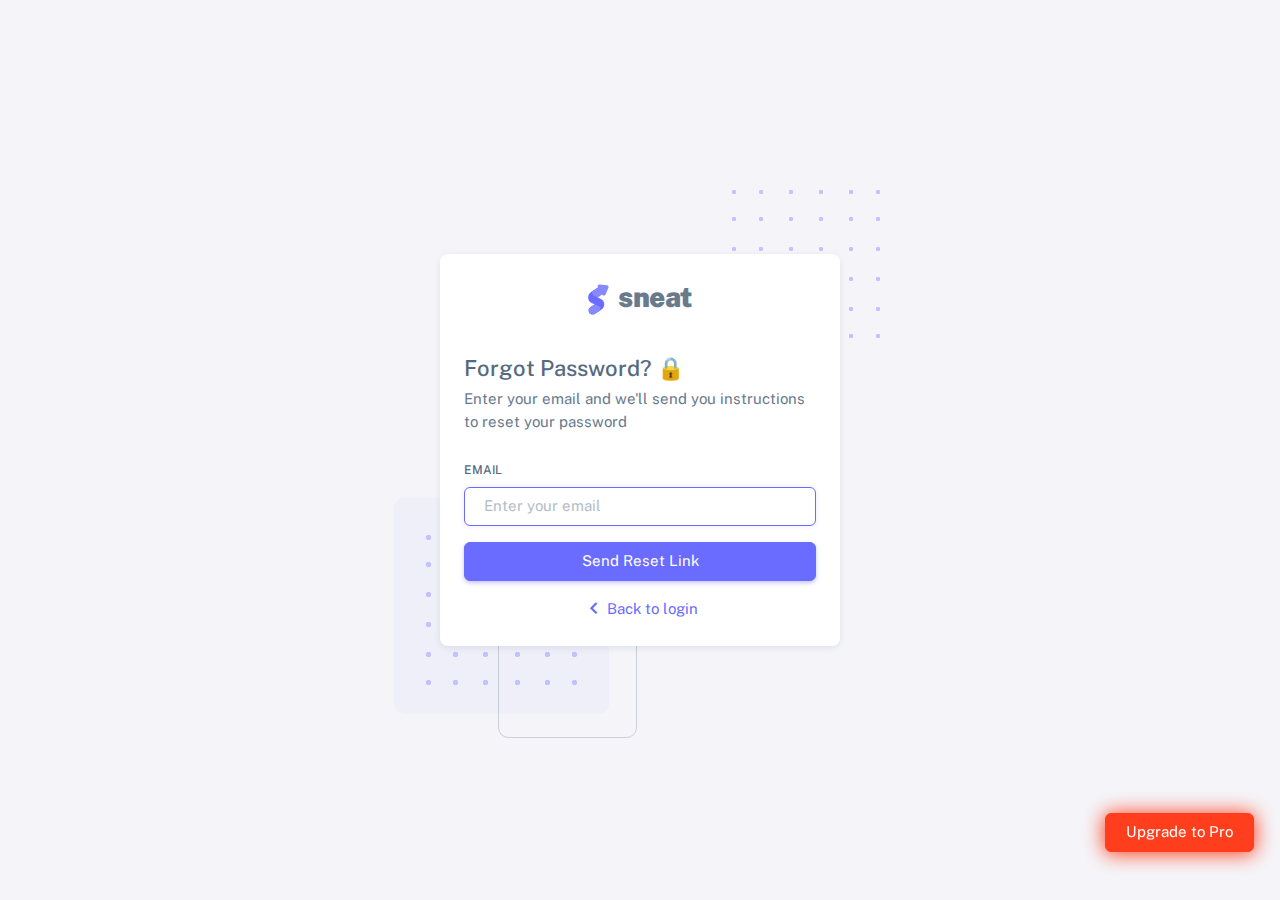
<file: html/auth-forgot-password-basic.html>
<!DOCTYPE html>

<!-- =========================================================
* Sneat - Bootstrap 5 HTML Admin Template - Pro | v1.0.0
==============================================================

* Product Page: https://themeselection.com/products/sneat-bootstrap-html-admin-template/
* Created by: ThemeSelection
* License: You must have a valid license purchased in order to legally use the theme for your project.
* Copyright ThemeSelection (https://themeselection.com)

=========================================================
 -->
<!-- beautify ignore:start -->
<html
  lang="en"
  class="light-style customizer-hide"
  dir="ltr"
  data-theme="theme-default"
  data-assets-path="../assets/"
  data-template="vertical-menu-template-free"
>
  <head>
    <meta charset="utf-8" />
    <meta
      name="viewport"
      content="width=device-width, initial-scale=1.0, user-scalable=no, minimum-scale=1.0, maximum-scale=1.0"
    />

    <title>Forgot Password Basic - Pages | Sneat - Bootstrap 5 HTML Admin Template - Pro</title>

    <meta name="description" content="" />

    <!-- Favicon -->
    <link rel="icon" type="image/x-icon" href="../assets/img/favicon/favicon.ico" />

    <!-- Fonts -->
    <link rel="preconnect" href="https://fonts.googleapis.com" />
    <link rel="preconnect" href="https://fonts.gstatic.com" crossorigin />
    <link
      href="https://fonts.googleapis.com/css2?family=Public+Sans:ital,wght@0,300;0,400;0,500;0,600;0,700;1,300;1,400;1,500;1,600;1,700&display=swap"
      rel="stylesheet"
    />

    <!-- Icons. Uncomment required icon fonts -->
    <link rel="stylesheet" href="../assets/vendor/fonts/boxicons.css" />

    <!-- Core CSS -->
    <link rel="stylesheet" href="../assets/vendor/css/core.css" class="template-customizer-core-css" />
    <link rel="stylesheet" href="../assets/vendor/css/theme-default.css" class="template-customizer-theme-css" />
    <link rel="stylesheet" href="../assets/css/demo.css" />

    <!-- Vendors CSS -->
    <link rel="stylesheet" href="../assets/vendor/libs/perfect-scrollbar/perfect-scrollbar.css" />

    <!-- Page CSS -->
    <!-- Page -->
    <link rel="stylesheet" href="../assets/vendor/css/pages/page-auth.css" />
    <!-- Helpers -->
    <script src="../assets/vendor/js/helpers.js"></script>

    <!--! Template customizer & Theme config files MUST be included after core stylesheets and helpers.js in the <head> section -->
    <!--? Config:  Mandatory theme config file contain global vars & default theme options, Set your preferred theme option in this file.  -->
    <script src="../assets/js/config.js"></script>
  </head>

  <body>
    <!-- Content -->

    <div class="container-xxl">
      <div class="authentication-wrapper authentication-basic container-p-y">
        <div class="authentication-inner py-4">
          <!-- Forgot Password -->
          <div class="card">
            <div class="card-body">
              <!-- Logo -->
              <div class="app-brand justify-content-center">
                <a href="index.html" class="app-brand-link gap-2">
                  <span class="app-brand-logo demo">
                    <svg
                      width="25"
                      viewBox="0 0 25 42"
                      version="1.1"
                      xmlns="http://www.w3.org/2000/svg"
                      xmlns:xlink="http://www.w3.org/1999/xlink"
                    >
                      <defs>
                        <path
                          d="M13.7918663,0.358365126 L3.39788168,7.44174259 C0.566865006,9.69408886 -0.379795268,12.4788597 0.557900856,15.7960551 C0.68998853,16.2305145 1.09562888,17.7872135 3.12357076,19.2293357 C3.8146334,19.7207684 5.32369333,20.3834223 7.65075054,21.2172976 L7.59773219,21.2525164 L2.63468769,24.5493413 C0.445452254,26.3002124 0.0884951797,28.5083815 1.56381646,31.1738486 C2.83770406,32.8170431 5.20850219,33.2640127 7.09180128,32.5391577 C8.347334,32.0559211 11.4559176,30.0011079 16.4175519,26.3747182 C18.0338572,24.4997857 18.6973423,22.4544883 18.4080071,20.2388261 C17.963753,17.5346866 16.1776345,15.5799961 13.0496516,14.3747546 L10.9194936,13.4715819 L18.6192054,7.984237 L13.7918663,0.358365126 Z"
                          id="path-1"
                        ></path>
                        <path
                          d="M5.47320593,6.00457225 C4.05321814,8.216144 4.36334763,10.0722806 6.40359441,11.5729822 C8.61520715,12.571656 10.0999176,13.2171421 10.8577257,13.5094407 L15.5088241,14.433041 L18.6192054,7.984237 C15.5364148,3.11535317 13.9273018,0.573395879 13.7918663,0.358365126 C13.5790555,0.511491653 10.8061687,2.3935607 5.47320593,6.00457225 Z"
                          id="path-3"
                        ></path>
                        <path
                          d="M7.50063644,21.2294429 L12.3234468,23.3159332 C14.1688022,24.7579751 14.397098,26.4880487 13.008334,28.506154 C11.6195701,30.5242593 10.3099883,31.790241 9.07958868,32.3040991 C5.78142938,33.4346997 4.13234973,34 4.13234973,34 C4.13234973,34 2.75489982,33.0538207 2.37032616e-14,31.1614621 C-0.55822714,27.8186216 -0.55822714,26.0572515 -4.05231404e-15,25.8773518 C0.83734071,25.6075023 2.77988457,22.8248993 3.3049379,22.52991 C3.65497346,22.3332504 5.05353963,21.8997614 7.50063644,21.2294429 Z"
                          id="path-4"
                        ></path>
                        <path
                          d="M20.6,7.13333333 L25.6,13.8 C26.2627417,14.6836556 26.0836556,15.9372583 25.2,16.6 C24.8538077,16.8596443 24.4327404,17 24,17 L14,17 C12.8954305,17 12,16.1045695 12,15 C12,14.5672596 12.1403557,14.1461923 12.4,13.8 L17.4,7.13333333 C18.0627417,6.24967773 19.3163444,6.07059163 20.2,6.73333333 C20.3516113,6.84704183 20.4862915,6.981722 20.6,7.13333333 Z"
                          id="path-5"
                        ></path>
                      </defs>
                      <g id="g-app-brand" stroke="none" stroke-width="1" fill="none" fill-rule="evenodd">
                        <g id="Brand-Logo" transform="translate(-27.000000, -15.000000)">
                          <g id="Icon" transform="translate(27.000000, 15.000000)">
                            <g id="Mask" transform="translate(0.000000, 8.000000)">
                              <mask id="mask-2" fill="white">
                                <use xlink:href="#path-1"></use>
                              </mask>
                              <use fill="#696cff" xlink:href="#path-1"></use>
                              <g id="Path-3" mask="url(#mask-2)">
                                <use fill="#696cff" xlink:href="#path-3"></use>
                                <use fill-opacity="0.2" fill="#FFFFFF" xlink:href="#path-3"></use>
                              </g>
                              <g id="Path-4" mask="url(#mask-2)">
                                <use fill="#696cff" xlink:href="#path-4"></use>
                                <use fill-opacity="0.2" fill="#FFFFFF" xlink:href="#path-4"></use>
                              </g>
                            </g>
                            <g
                              id="Triangle"
                              transform="translate(19.000000, 11.000000) rotate(-300.000000) translate(-19.000000, -11.000000) "
                            >
                              <use fill="#696cff" xlink:href="#path-5"></use>
                              <use fill-opacity="0.2" fill="#FFFFFF" xlink:href="#path-5"></use>
                            </g>
                          </g>
                        </g>
                      </g>
                    </svg>
                  </span>
                  <span class="app-brand-text demo text-body fw-bolder">Sneat</span>
                </a>
              </div>
              <!-- /Logo -->
              <h4 class="mb-2">Forgot Password? 🔒</h4>
              <p class="mb-4">Enter your email and we'll send you instructions to reset your password</p>
              <form id="formAuthentication" class="mb-3" action="index.html" method="POST">
                <div class="mb-3">
                  <label for="email" class="form-label">Email</label>
                  <input
                    type="text"
                    class="form-control"
                    id="email"
                    name="email"
                    placeholder="Enter your email"
                    autofocus
                  />
                </div>
                <button class="btn btn-primary d-grid w-100">Send Reset Link</button>
              </form>
              <div class="text-center">
                <a href="auth-login-basic.html" class="d-flex align-items-center justify-content-center">
                  <i class="bx bx-chevron-left scaleX-n1-rtl bx-sm"></i>
                  Back to login
                </a>
              </div>
            </div>
          </div>
          <!-- /Forgot Password -->
        </div>
      </div>
    </div>

    <!-- / Content -->

    <div class="buy-now">
      <a
        href="https://themeselection.com/products/sneat-bootstrap-html-admin-template/"
        target="_blank"
        class="btn btn-danger btn-buy-now"
        >Upgrade to Pro</a
      >
    </div>

    <!-- Core JS -->
    <!-- build:js assets/vendor/js/core.js -->
    <script src="../assets/vendor/libs/jquery/jquery.js"></script>
    <script src="../assets/vendor/libs/popper/popper.js"></script>
    <script src="../assets/vendor/js/bootstrap.js"></script>
    <script src="../assets/vendor/libs/perfect-scrollbar/perfect-scrollbar.js"></script>

    <script src="../assets/vendor/js/menu.js"></script>
    <!-- endbuild -->

    <!-- Vendors JS -->

    <!-- Main JS -->
    <script src="../assets/js/main.js"></script>

    <!-- Page JS -->

    <!-- Place this tag in your head or just before your close body tag. -->
    <script async defer src="https://buttons.github.io/buttons.js"></script>
  </body>
</html>
</file>
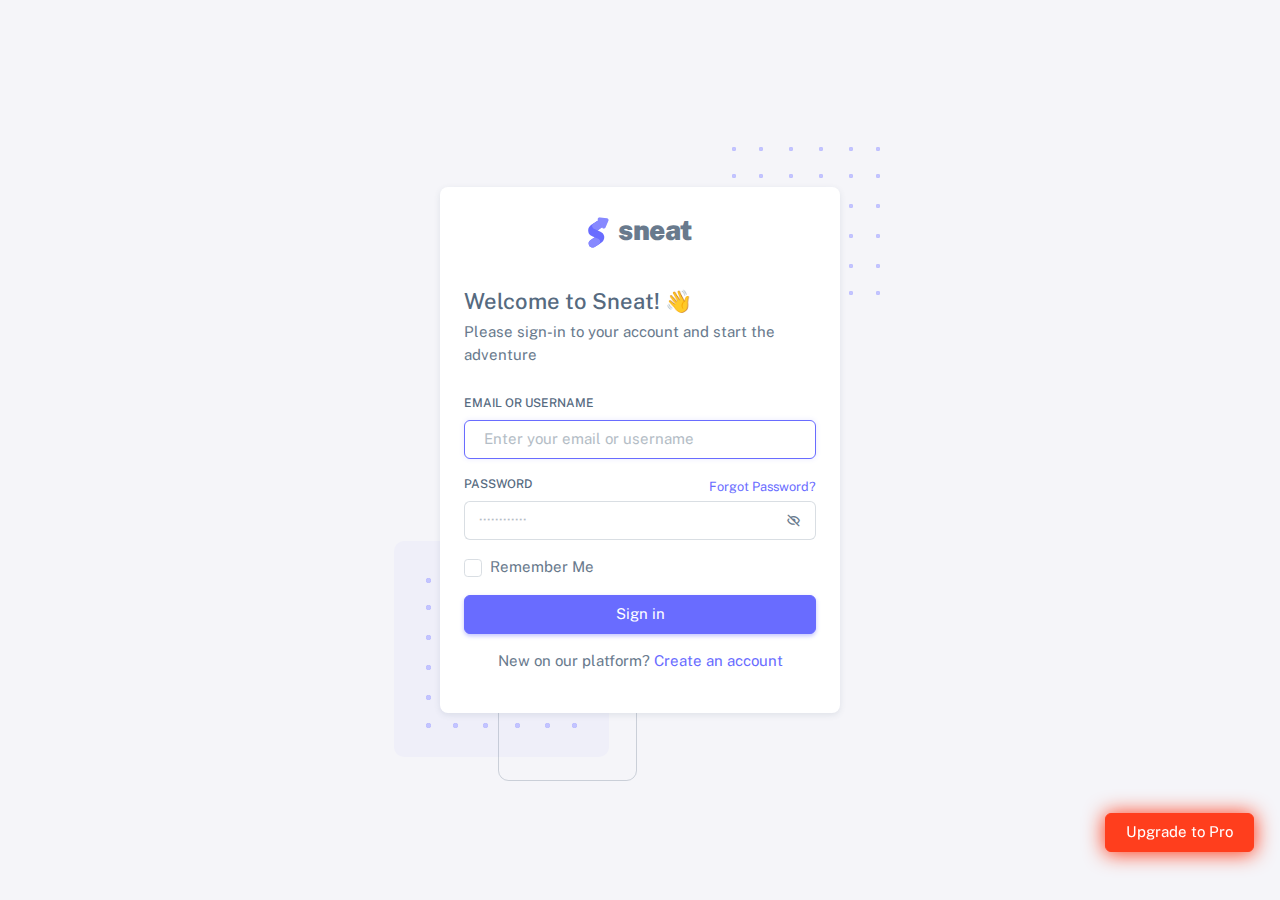
<file: html/auth-login-basic.html>
<!DOCTYPE html>

<!-- =========================================================
* Sneat - Bootstrap 5 HTML Admin Template - Pro | v1.0.0
==============================================================

* Product Page: https://themeselection.com/products/sneat-bootstrap-html-admin-template/
* Created by: ThemeSelection
* License: You must have a valid license purchased in order to legally use the theme for your project.
* Copyright ThemeSelection (https://themeselection.com)

=========================================================
 -->
<!-- beautify ignore:start -->
<html
  lang="en"
  class="light-style customizer-hide"
  dir="ltr"
  data-theme="theme-default"
  data-assets-path="../assets/"
  data-template="vertical-menu-template-free"
>
  <head>
    <meta charset="utf-8" />
    <meta
      name="viewport"
      content="width=device-width, initial-scale=1.0, user-scalable=no, minimum-scale=1.0, maximum-scale=1.0"
    />

    <title>Login Basic - Pages | Sneat - Bootstrap 5 HTML Admin Template - Pro</title>

    <meta name="description" content="" />

    <!-- Favicon -->
    <link rel="icon" type="image/x-icon" href="../assets/img/favicon/favicon.ico" />

    <!-- Fonts -->
    <link rel="preconnect" href="https://fonts.googleapis.com" />
    <link rel="preconnect" href="https://fonts.gstatic.com" crossorigin />
    <link
      href="https://fonts.googleapis.com/css2?family=Public+Sans:ital,wght@0,300;0,400;0,500;0,600;0,700;1,300;1,400;1,500;1,600;1,700&display=swap"
      rel="stylesheet"
    />

    <!-- Icons. Uncomment required icon fonts -->
    <link rel="stylesheet" href="../assets/vendor/fonts/boxicons.css" />

    <!-- Core CSS -->
    <link rel="stylesheet" href="../assets/vendor/css/core.css" class="template-customizer-core-css" />
    <link rel="stylesheet" href="../assets/vendor/css/theme-default.css" class="template-customizer-theme-css" />
    <link rel="stylesheet" href="../assets/css/demo.css" />

    <!-- Vendors CSS -->
    <link rel="stylesheet" href="../assets/vendor/libs/perfect-scrollbar/perfect-scrollbar.css" />

    <!-- Page CSS -->
    <!-- Page -->
    <link rel="stylesheet" href="../assets/vendor/css/pages/page-auth.css" />
    <!-- Helpers -->
    <script src="../assets/vendor/js/helpers.js"></script>

    <!--! Template customizer & Theme config files MUST be included after core stylesheets and helpers.js in the <head> section -->
    <!--? Config:  Mandatory theme config file contain global vars & default theme options, Set your preferred theme option in this file.  -->
    <script src="../assets/js/config.js"></script>
  </head>

  <body>
    <!-- Content -->

    <div class="container-xxl">
      <div class="authentication-wrapper authentication-basic container-p-y">
        <div class="authentication-inner">
          <!-- Register -->
          <div class="card">
            <div class="card-body">
              <!-- Logo -->
              <div class="app-brand justify-content-center">
                <a href="index.html" class="app-brand-link gap-2">
                  <span class="app-brand-logo demo">
                    <svg
                      width="25"
                      viewBox="0 0 25 42"
                      version="1.1"
                      xmlns="http://www.w3.org/2000/svg"
                      xmlns:xlink="http://www.w3.org/1999/xlink"
                    >
                      <defs>
                        <path
                          d="M13.7918663,0.358365126 L3.39788168,7.44174259 C0.566865006,9.69408886 -0.379795268,12.4788597 0.557900856,15.7960551 C0.68998853,16.2305145 1.09562888,17.7872135 3.12357076,19.2293357 C3.8146334,19.7207684 5.32369333,20.3834223 7.65075054,21.2172976 L7.59773219,21.2525164 L2.63468769,24.5493413 C0.445452254,26.3002124 0.0884951797,28.5083815 1.56381646,31.1738486 C2.83770406,32.8170431 5.20850219,33.2640127 7.09180128,32.5391577 C8.347334,32.0559211 11.4559176,30.0011079 16.4175519,26.3747182 C18.0338572,24.4997857 18.6973423,22.4544883 18.4080071,20.2388261 C17.963753,17.5346866 16.1776345,15.5799961 13.0496516,14.3747546 L10.9194936,13.4715819 L18.6192054,7.984237 L13.7918663,0.358365126 Z"
                          id="path-1"
                        ></path>
                        <path
                          d="M5.47320593,6.00457225 C4.05321814,8.216144 4.36334763,10.0722806 6.40359441,11.5729822 C8.61520715,12.571656 10.0999176,13.2171421 10.8577257,13.5094407 L15.5088241,14.433041 L18.6192054,7.984237 C15.5364148,3.11535317 13.9273018,0.573395879 13.7918663,0.358365126 C13.5790555,0.511491653 10.8061687,2.3935607 5.47320593,6.00457225 Z"
                          id="path-3"
                        ></path>
                        <path
                          d="M7.50063644,21.2294429 L12.3234468,23.3159332 C14.1688022,24.7579751 14.397098,26.4880487 13.008334,28.506154 C11.6195701,30.5242593 10.3099883,31.790241 9.07958868,32.3040991 C5.78142938,33.4346997 4.13234973,34 4.13234973,34 C4.13234973,34 2.75489982,33.0538207 2.37032616e-14,31.1614621 C-0.55822714,27.8186216 -0.55822714,26.0572515 -4.05231404e-15,25.8773518 C0.83734071,25.6075023 2.77988457,22.8248993 3.3049379,22.52991 C3.65497346,22.3332504 5.05353963,21.8997614 7.50063644,21.2294429 Z"
                          id="path-4"
                        ></path>
                        <path
                          d="M20.6,7.13333333 L25.6,13.8 C26.2627417,14.6836556 26.0836556,15.9372583 25.2,16.6 C24.8538077,16.8596443 24.4327404,17 24,17 L14,17 C12.8954305,17 12,16.1045695 12,15 C12,14.5672596 12.1403557,14.1461923 12.4,13.8 L17.4,7.13333333 C18.0627417,6.24967773 19.3163444,6.07059163 20.2,6.73333333 C20.3516113,6.84704183 20.4862915,6.981722 20.6,7.13333333 Z"
                          id="path-5"
                        ></path>
                      </defs>
                      <g id="g-app-brand" stroke="none" stroke-width="1" fill="none" fill-rule="evenodd">
                        <g id="Brand-Logo" transform="translate(-27.000000, -15.000000)">
                          <g id="Icon" transform="translate(27.000000, 15.000000)">
                            <g id="Mask" transform="translate(0.000000, 8.000000)">
                              <mask id="mask-2" fill="white">
                                <use xlink:href="#path-1"></use>
                              </mask>
                              <use fill="#696cff" xlink:href="#path-1"></use>
                              <g id="Path-3" mask="url(#mask-2)">
                                <use fill="#696cff" xlink:href="#path-3"></use>
                                <use fill-opacity="0.2" fill="#FFFFFF" xlink:href="#path-3"></use>
                              </g>
                              <g id="Path-4" mask="url(#mask-2)">
                                <use fill="#696cff" xlink:href="#path-4"></use>
                                <use fill-opacity="0.2" fill="#FFFFFF" xlink:href="#path-4"></use>
                              </g>
                            </g>
                            <g
                              id="Triangle"
                              transform="translate(19.000000, 11.000000) rotate(-300.000000) translate(-19.000000, -11.000000) "
                            >
                              <use fill="#696cff" xlink:href="#path-5"></use>
                              <use fill-opacity="0.2" fill="#FFFFFF" xlink:href="#path-5"></use>
                            </g>
                          </g>
                        </g>
                      </g>
                    </svg>
                  </span>
                  <span class="app-brand-text demo text-body fw-bolder">Sneat</span>
                </a>
              </div>
              <!-- /Logo -->
              <h4 class="mb-2">Welcome to Sneat! 👋</h4>
              <p class="mb-4">Please sign-in to your account and start the adventure</p>

              <form id="formAuthentication" class="mb-3" action="index.html" method="POST">
                <div class="mb-3">
                  <label for="email" class="form-label">Email or Username</label>
                  <input
                    type="text"
                    class="form-control"
                    id="email"
                    name="email-username"
                    placeholder="Enter your email or username"
                    autofocus
                  />
                </div>
                <div class="mb-3 form-password-toggle">
                  <div class="d-flex justify-content-between">
                    <label class="form-label" for="password">Password</label>
                    <a href="auth-forgot-password-basic.html">
                      <small>Forgot Password?</small>
                    </a>
                  </div>
                  <div class="input-group input-group-merge">
                    <input
                      type="password"
                      id="password"
                      class="form-control"
                      name="password"
                      placeholder="&#xb7;&#xb7;&#xb7;&#xb7;&#xb7;&#xb7;&#xb7;&#xb7;&#xb7;&#xb7;&#xb7;&#xb7;"
                      aria-describedby="password"
                    />
                    <span class="input-group-text cursor-pointer"><i class="bx bx-hide"></i></span>
                  </div>
                </div>
                <div class="mb-3">
                  <div class="form-check">
                    <input class="form-check-input" type="checkbox" id="remember-me" />
                    <label class="form-check-label" for="remember-me"> Remember Me </label>
                  </div>
                </div>
                <div class="mb-3">
                  <button class="btn btn-primary d-grid w-100" type="submit">Sign in</button>
                </div>
              </form>

              <p class="text-center">
                <span>New on our platform?</span>
                <a href="auth-register-basic.html">
                  <span>Create an account</span>
                </a>
              </p>
            </div>
          </div>
          <!-- /Register -->
        </div>
      </div>
    </div>

    <!-- / Content -->

    <div class="buy-now">
      <a
        href="https://themeselection.com/products/sneat-bootstrap-html-admin-template/"
        target="_blank"
        class="btn btn-danger btn-buy-now"
        >Upgrade to Pro</a
      >
    </div>

    <!-- Core JS -->
    <!-- build:js assets/vendor/js/core.js -->
    <script src="../assets/vendor/libs/jquery/jquery.js"></script>
    <script src="../assets/vendor/libs/popper/popper.js"></script>
    <script src="../assets/vendor/js/bootstrap.js"></script>
    <script src="../assets/vendor/libs/perfect-scrollbar/perfect-scrollbar.js"></script>

    <script src="../assets/vendor/js/menu.js"></script>
    <!-- endbuild -->

    <!-- Vendors JS -->

    <!-- Main JS -->
    <script src="../assets/js/main.js"></script>

    <!-- Page JS -->

    <!-- Place this tag in your head or just before your close body tag. -->
    <script async defer src="https://buttons.github.io/buttons.js"></script>
  </body>
</html>
</file>
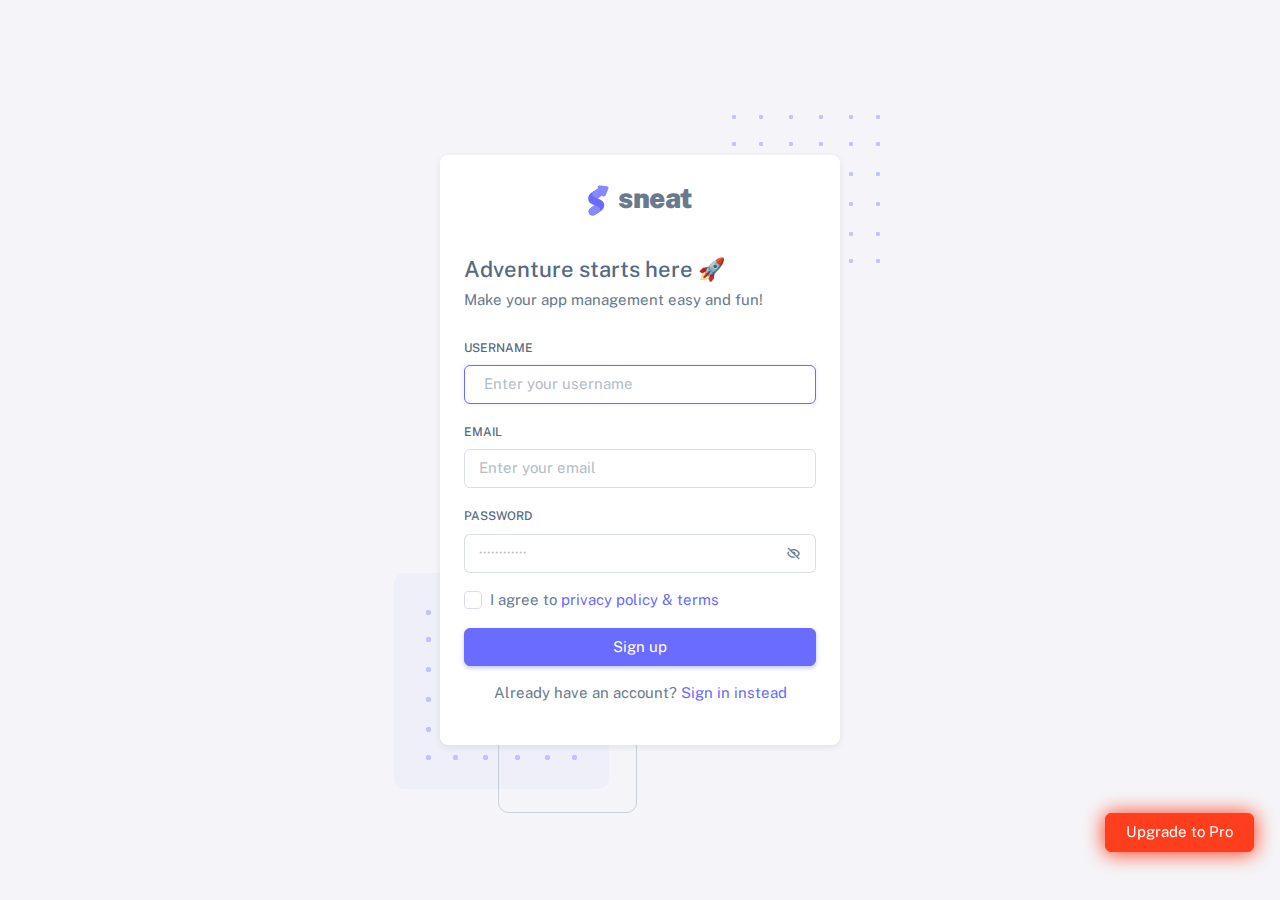
<file: html/auth-register-basic.html>
<!DOCTYPE html>

<!-- =========================================================
* Sneat - Bootstrap 5 HTML Admin Template - Pro | v1.0.0
==============================================================

* Product Page: https://themeselection.com/products/sneat-bootstrap-html-admin-template/
* Created by: ThemeSelection
* License: You must have a valid license purchased in order to legally use the theme for your project.
* Copyright ThemeSelection (https://themeselection.com)

=========================================================
 -->
<!-- beautify ignore:start -->
<html
  lang="en"
  class="light-style customizer-hide"
  dir="ltr"
  data-theme="theme-default"
  data-assets-path="../assets/"
  data-template="vertical-menu-template-free"
>
  <head>
    <meta charset="utf-8" />
    <meta
      name="viewport"
      content="width=device-width, initial-scale=1.0, user-scalable=no, minimum-scale=1.0, maximum-scale=1.0"
    />

    <title>Register Basic - Pages | Sneat - Bootstrap 5 HTML Admin Template - Pro</title>

    <meta name="description" content="" />

    <!-- Favicon -->
    <link rel="icon" type="image/x-icon" href="../assets/img/favicon/favicon.ico" />

    <!-- Fonts -->
    <link rel="preconnect" href="https://fonts.googleapis.com" />
    <link rel="preconnect" href="https://fonts.gstatic.com" crossorigin />
    <link
      href="https://fonts.googleapis.com/css2?family=Public+Sans:ital,wght@0,300;0,400;0,500;0,600;0,700;1,300;1,400;1,500;1,600;1,700&display=swap"
      rel="stylesheet"
    />

    <!-- Icons. Uncomment required icon fonts -->
    <link rel="stylesheet" href="../assets/vendor/fonts/boxicons.css" />

    <!-- Core CSS -->
    <link rel="stylesheet" href="../assets/vendor/css/core.css" class="template-customizer-core-css" />
    <link rel="stylesheet" href="../assets/vendor/css/theme-default.css" class="template-customizer-theme-css" />
    <link rel="stylesheet" href="../assets/css/demo.css" />

    <!-- Vendors CSS -->
    <link rel="stylesheet" href="../assets/vendor/libs/perfect-scrollbar/perfect-scrollbar.css" />

    <!-- Page CSS -->
    <!-- Page -->
    <link rel="stylesheet" href="../assets/vendor/css/pages/page-auth.css" />
    <!-- Helpers -->
    <script src="../assets/vendor/js/helpers.js"></script>

    <!--! Template customizer & Theme config files MUST be included after core stylesheets and helpers.js in the <head> section -->
    <!--? Config:  Mandatory theme config file contain global vars & default theme options, Set your preferred theme option in this file.  -->
    <script src="../assets/js/config.js"></script>
  </head>

  <body>
    <!-- Content -->

    <div class="container-xxl">
      <div class="authentication-wrapper authentication-basic container-p-y">
        <div class="authentication-inner">
          <!-- Register Card -->
          <div class="card">
            <div class="card-body">
              <!-- Logo -->
              <div class="app-brand justify-content-center">
                <a href="index.html" class="app-brand-link gap-2">
                  <span class="app-brand-logo demo">
                    <svg
                      width="25"
                      viewBox="0 0 25 42"
                      version="1.1"
                      xmlns="http://www.w3.org/2000/svg"
                      xmlns:xlink="http://www.w3.org/1999/xlink"
                    >
                      <defs>
                        <path
                          d="M13.7918663,0.358365126 L3.39788168,7.44174259 C0.566865006,9.69408886 -0.379795268,12.4788597 0.557900856,15.7960551 C0.68998853,16.2305145 1.09562888,17.7872135 3.12357076,19.2293357 C3.8146334,19.7207684 5.32369333,20.3834223 7.65075054,21.2172976 L7.59773219,21.2525164 L2.63468769,24.5493413 C0.445452254,26.3002124 0.0884951797,28.5083815 1.56381646,31.1738486 C2.83770406,32.8170431 5.20850219,33.2640127 7.09180128,32.5391577 C8.347334,32.0559211 11.4559176,30.0011079 16.4175519,26.3747182 C18.0338572,24.4997857 18.6973423,22.4544883 18.4080071,20.2388261 C17.963753,17.5346866 16.1776345,15.5799961 13.0496516,14.3747546 L10.9194936,13.4715819 L18.6192054,7.984237 L13.7918663,0.358365126 Z"
                          id="path-1"
                        ></path>
                        <path
                          d="M5.47320593,6.00457225 C4.05321814,8.216144 4.36334763,10.0722806 6.40359441,11.5729822 C8.61520715,12.571656 10.0999176,13.2171421 10.8577257,13.5094407 L15.5088241,14.433041 L18.6192054,7.984237 C15.5364148,3.11535317 13.9273018,0.573395879 13.7918663,0.358365126 C13.5790555,0.511491653 10.8061687,2.3935607 5.47320593,6.00457225 Z"
                          id="path-3"
                        ></path>
                        <path
                          d="M7.50063644,21.2294429 L12.3234468,23.3159332 C14.1688022,24.7579751 14.397098,26.4880487 13.008334,28.506154 C11.6195701,30.5242593 10.3099883,31.790241 9.07958868,32.3040991 C5.78142938,33.4346997 4.13234973,34 4.13234973,34 C4.13234973,34 2.75489982,33.0538207 2.37032616e-14,31.1614621 C-0.55822714,27.8186216 -0.55822714,26.0572515 -4.05231404e-15,25.8773518 C0.83734071,25.6075023 2.77988457,22.8248993 3.3049379,22.52991 C3.65497346,22.3332504 5.05353963,21.8997614 7.50063644,21.2294429 Z"
                          id="path-4"
                        ></path>
                        <path
                          d="M20.6,7.13333333 L25.6,13.8 C26.2627417,14.6836556 26.0836556,15.9372583 25.2,16.6 C24.8538077,16.8596443 24.4327404,17 24,17 L14,17 C12.8954305,17 12,16.1045695 12,15 C12,14.5672596 12.1403557,14.1461923 12.4,13.8 L17.4,7.13333333 C18.0627417,6.24967773 19.3163444,6.07059163 20.2,6.73333333 C20.3516113,6.84704183 20.4862915,6.981722 20.6,7.13333333 Z"
                          id="path-5"
                        ></path>
                      </defs>
                      <g id="g-app-brand" stroke="none" stroke-width="1" fill="none" fill-rule="evenodd">
                        <g id="Brand-Logo" transform="translate(-27.000000, -15.000000)">
                          <g id="Icon" transform="translate(27.000000, 15.000000)">
                            <g id="Mask" transform="translate(0.000000, 8.000000)">
                              <mask id="mask-2" fill="white">
                                <use xlink:href="#path-1"></use>
                              </mask>
                              <use fill="#696cff" xlink:href="#path-1"></use>
                              <g id="Path-3" mask="url(#mask-2)">
                                <use fill="#696cff" xlink:href="#path-3"></use>
                                <use fill-opacity="0.2" fill="#FFFFFF" xlink:href="#path-3"></use>
                              </g>
                              <g id="Path-4" mask="url(#mask-2)">
                                <use fill="#696cff" xlink:href="#path-4"></use>
                                <use fill-opacity="0.2" fill="#FFFFFF" xlink:href="#path-4"></use>
                              </g>
                            </g>
                            <g
                              id="Triangle"
                              transform="translate(19.000000, 11.000000) rotate(-300.000000) translate(-19.000000, -11.000000) "
                            >
                              <use fill="#696cff" xlink:href="#path-5"></use>
                              <use fill-opacity="0.2" fill="#FFFFFF" xlink:href="#path-5"></use>
                            </g>
                          </g>
                        </g>
                      </g>
                    </svg>
                  </span>
                  <span class="app-brand-text demo text-body fw-bolder">Sneat</span>
                </a>
              </div>
              <!-- /Logo -->
              <h4 class="mb-2">Adventure starts here 🚀</h4>
              <p class="mb-4">Make your app management easy and fun!</p>

              <form id="formAuthentication" class="mb-3" action="index.html" method="POST">
                <div class="mb-3">
                  <label for="username" class="form-label">Username</label>
                  <input
                    type="text"
                    class="form-control"
                    id="username"
                    name="username"
                    placeholder="Enter your username"
                    autofocus
                  />
                </div>
                <div class="mb-3">
                  <label for="email" class="form-label">Email</label>
                  <input type="text" class="form-control" id="email" name="email" placeholder="Enter your email" />
                </div>
                <div class="mb-3 form-password-toggle">
                  <label class="form-label" for="password">Password</label>
                  <div class="input-group input-group-merge">
                    <input
                      type="password"
                      id="password"
                      class="form-control"
                      name="password"
                      placeholder="&#xb7;&#xb7;&#xb7;&#xb7;&#xb7;&#xb7;&#xb7;&#xb7;&#xb7;&#xb7;&#xb7;&#xb7;"
                      aria-describedby="password"
                    />
                    <span class="input-group-text cursor-pointer"><i class="bx bx-hide"></i></span>
                  </div>
                </div>

                <div class="mb-3">
                  <div class="form-check">
                    <input class="form-check-input" type="checkbox" id="terms-conditions" name="terms" />
                    <label class="form-check-label" for="terms-conditions">
                      I agree to
                      <a href="javascript:void(0);">privacy policy & terms</a>
                    </label>
                  </div>
                </div>
                <button class="btn btn-primary d-grid w-100">Sign up</button>
              </form>

              <p class="text-center">
                <span>Already have an account?</span>
                <a href="auth-login-basic.html">
                  <span>Sign in instead</span>
                </a>
              </p>
            </div>
          </div>
          <!-- Register Card -->
        </div>
      </div>
    </div>

    <!-- / Content -->

    <div class="buy-now">
      <a
        href="https://themeselection.com/products/sneat-bootstrap-html-admin-template/"
        target="_blank"
        class="btn btn-danger btn-buy-now"
        >Upgrade to Pro</a
      >
    </div>

    <!-- Core JS -->
    <!-- build:js assets/vendor/js/core.js -->
    <script src="../assets/vendor/libs/jquery/jquery.js"></script>
    <script src="../assets/vendor/libs/popper/popper.js"></script>
    <script src="../assets/vendor/js/bootstrap.js"></script>
    <script src="../assets/vendor/libs/perfect-scrollbar/perfect-scrollbar.js"></script>

    <script src="../assets/vendor/js/menu.js"></script>
    <!-- endbuild -->

    <!-- Vendors JS -->

    <!-- Main JS -->
    <script src="../assets/js/main.js"></script>

    <!-- Page JS -->

    <!-- Place this tag in your head or just before your close body tag. -->
    <script async defer src="https://buttons.github.io/buttons.js"></script>
  </body>
</html>
</file>
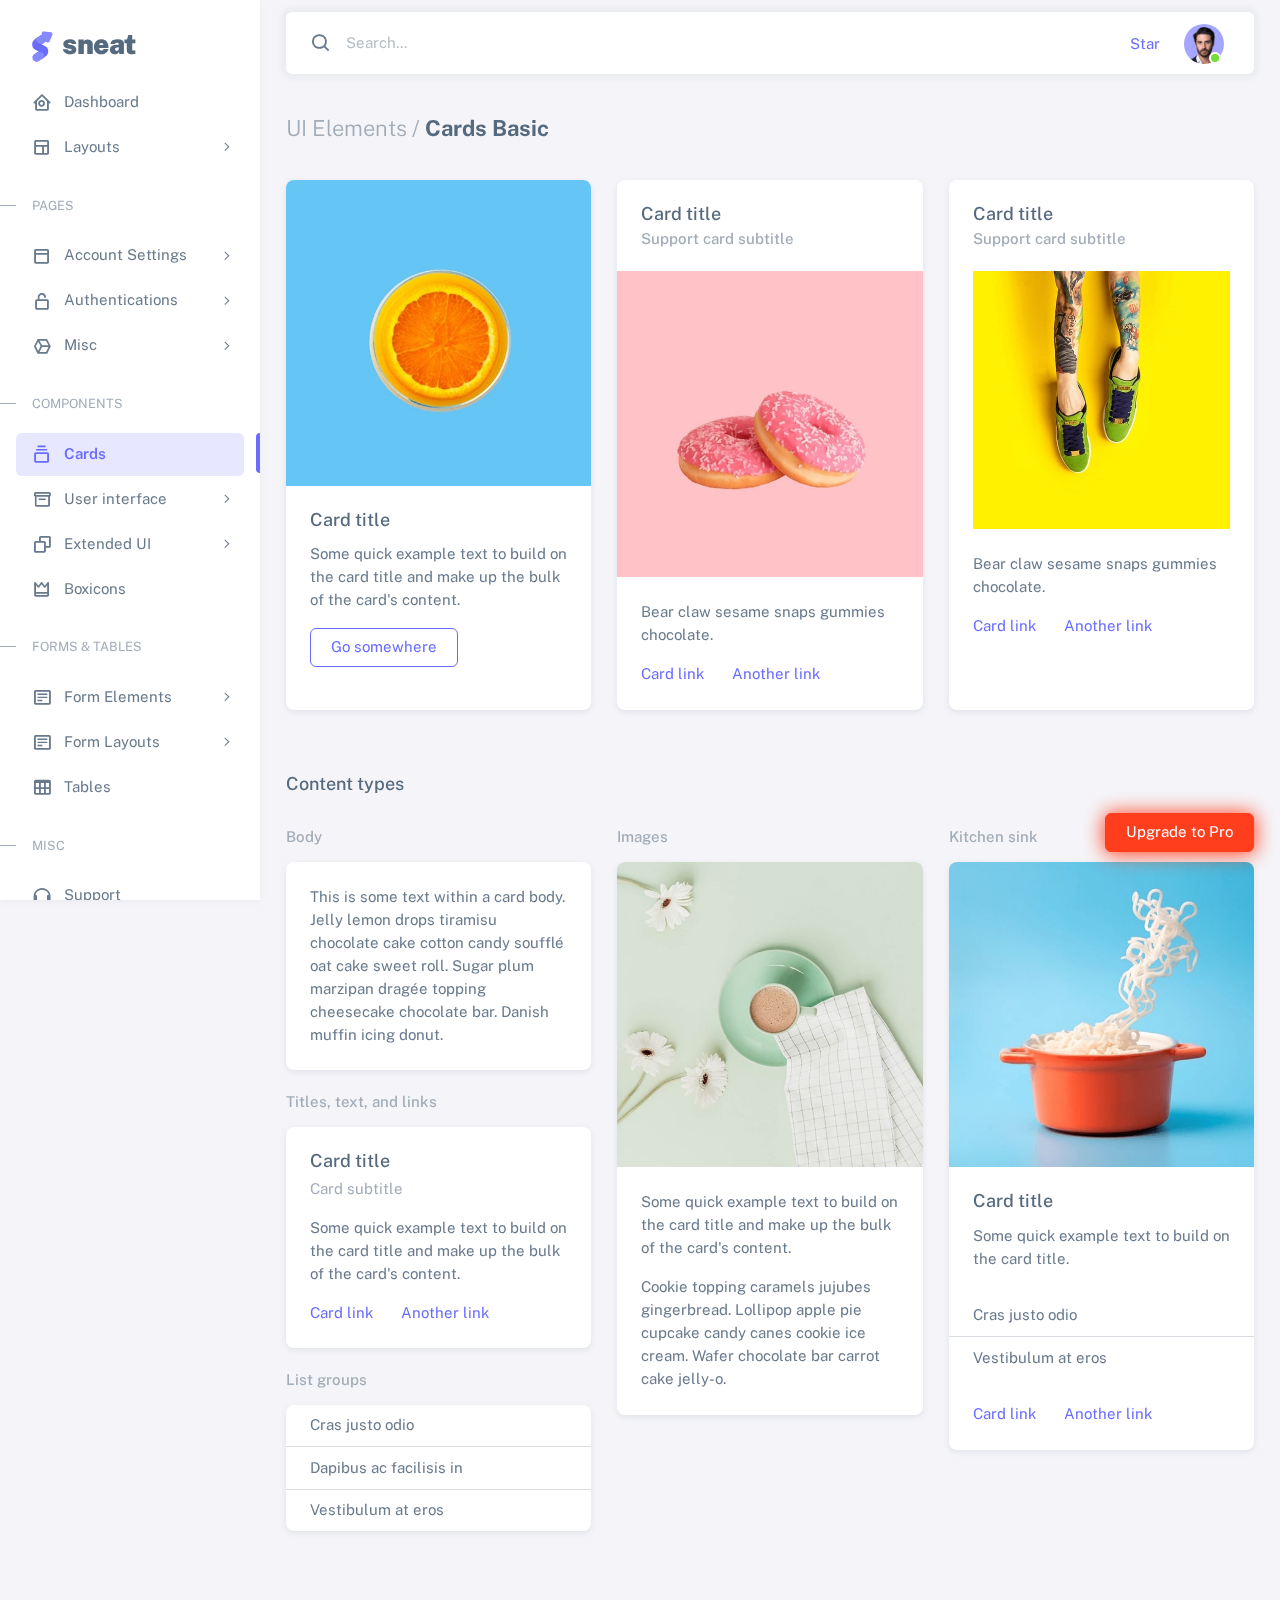
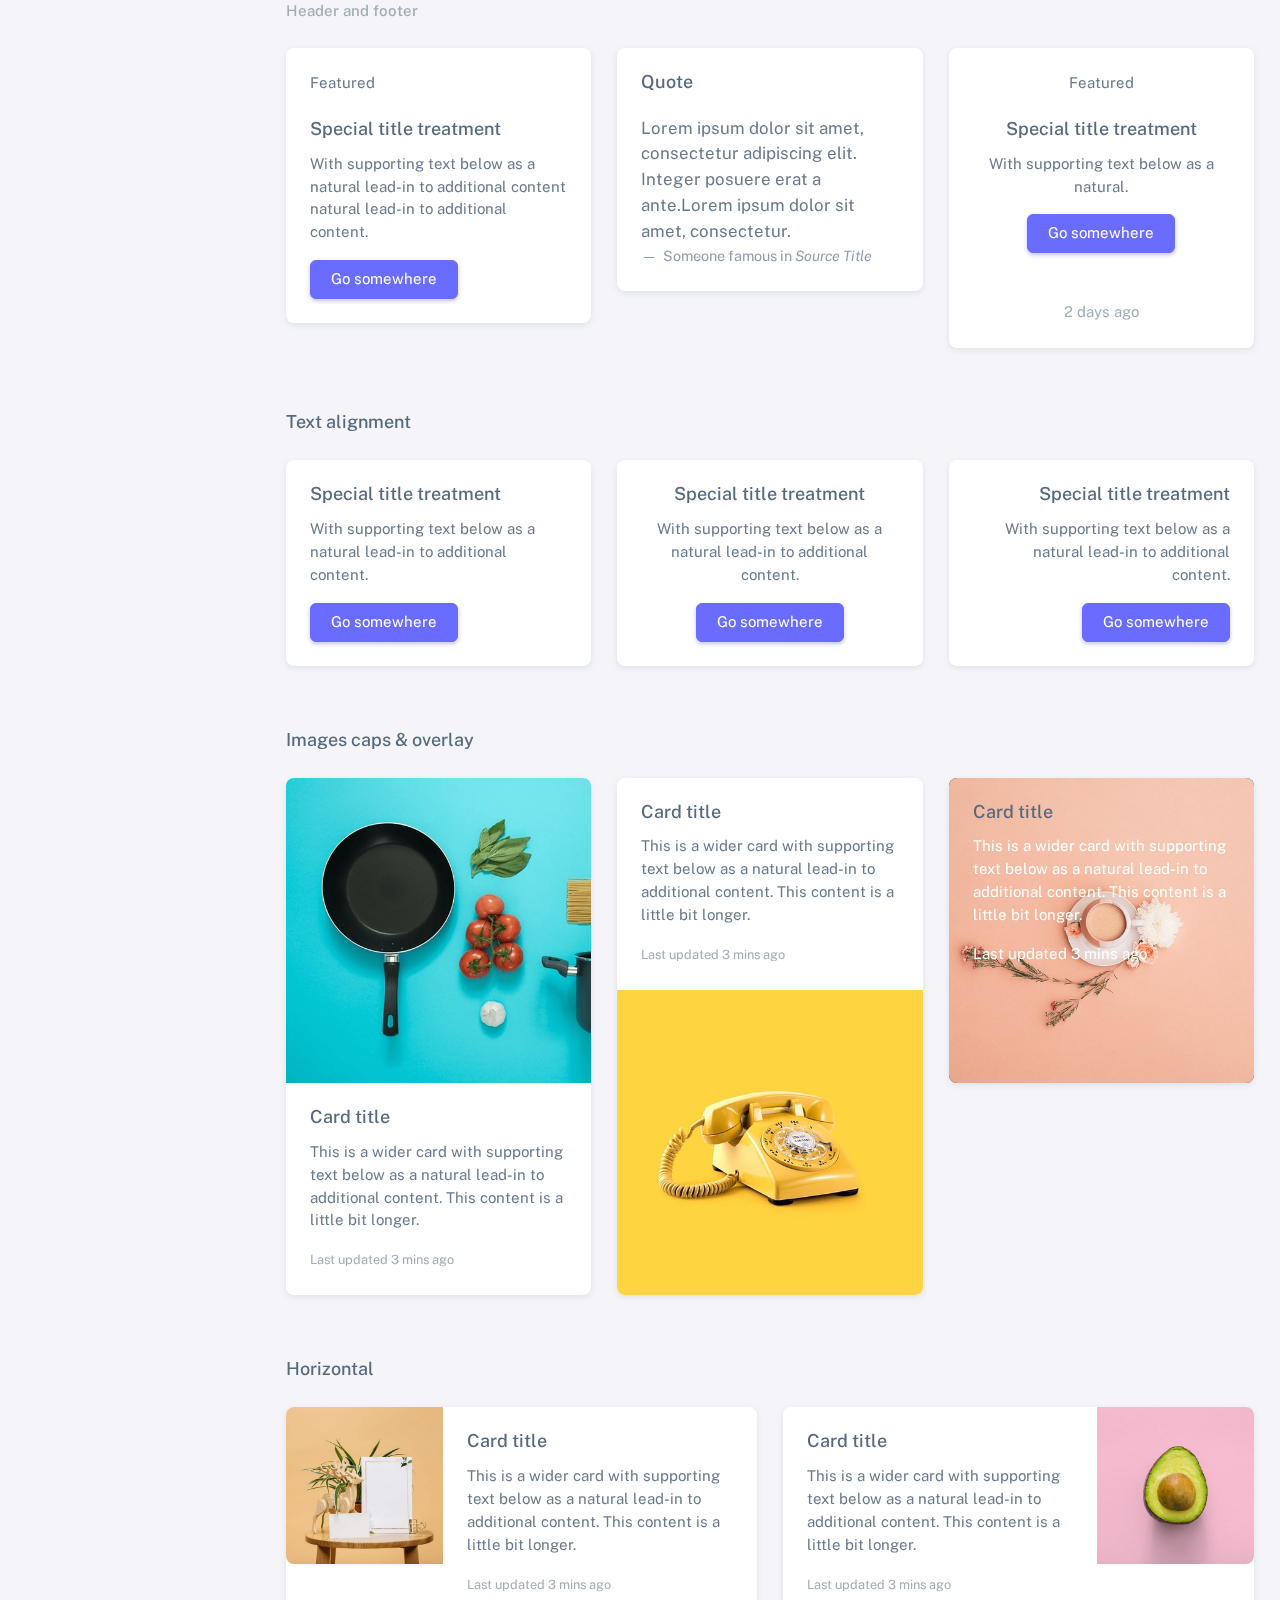
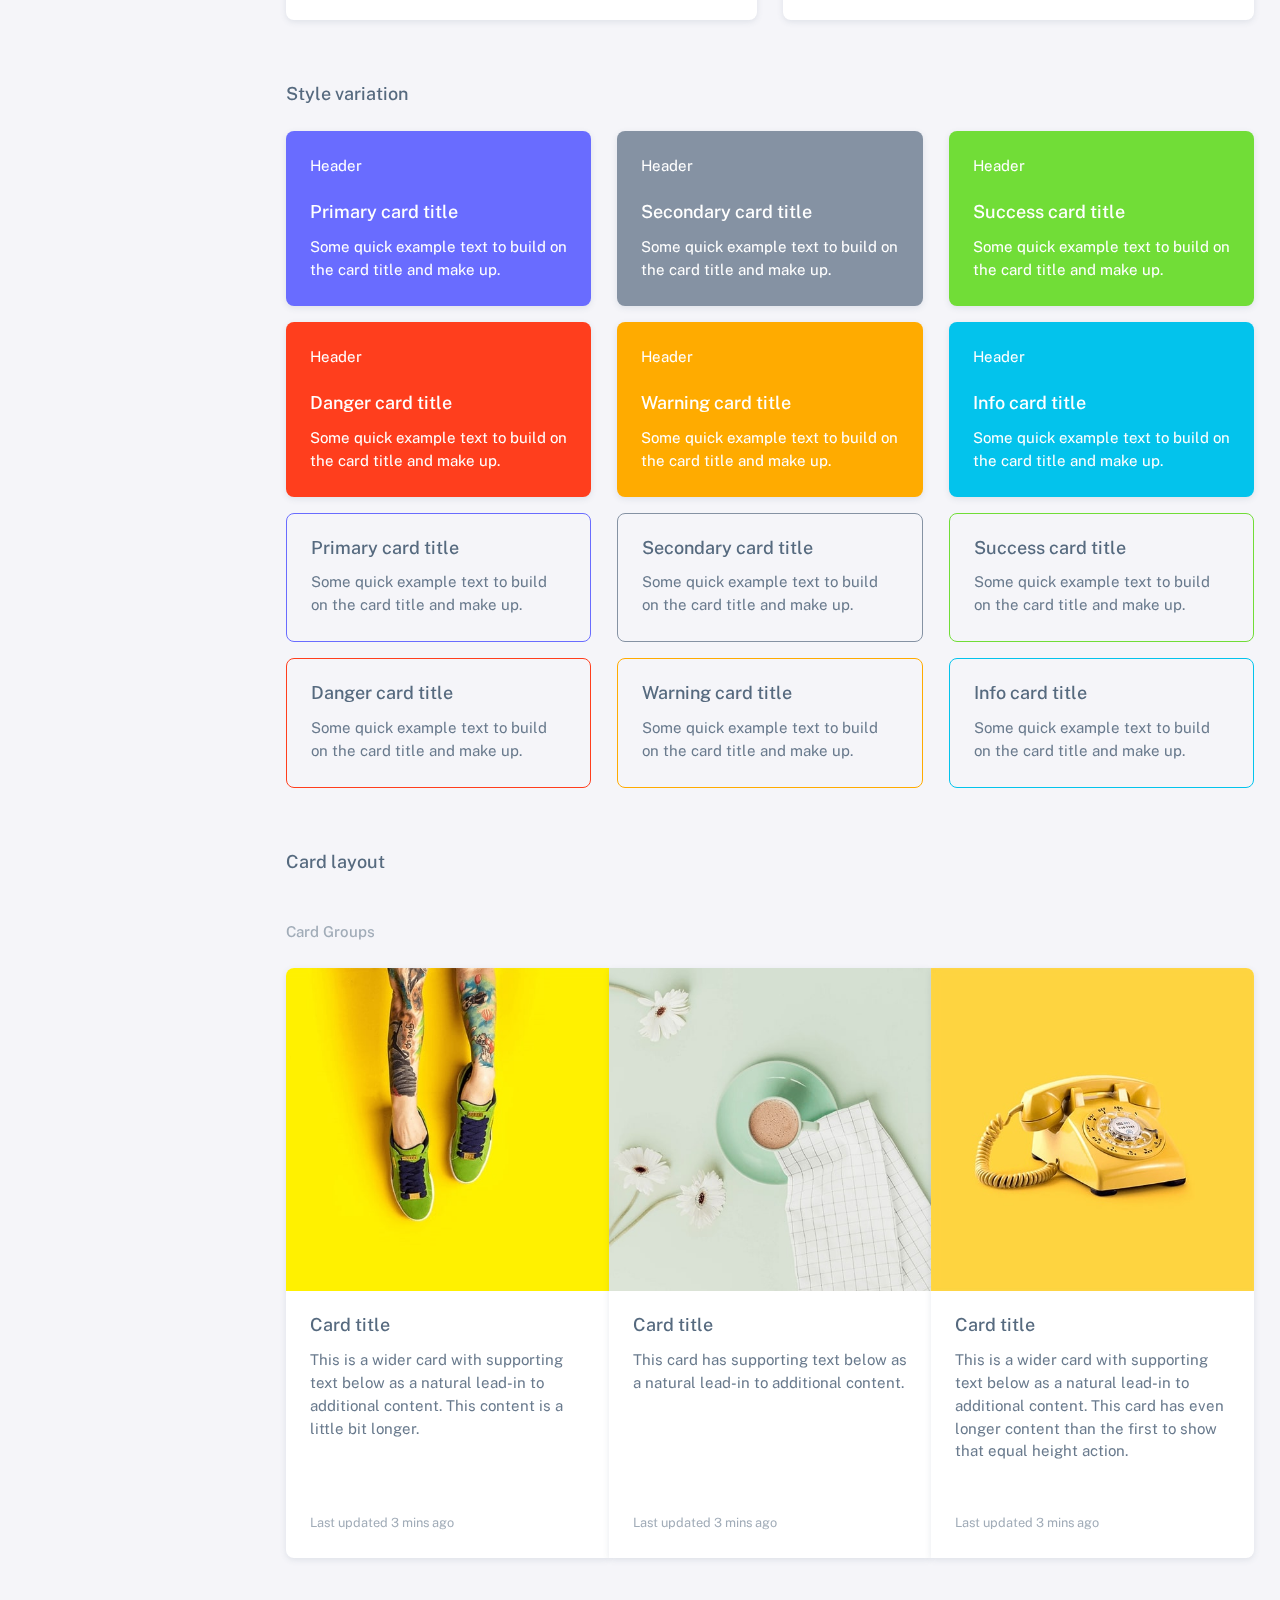
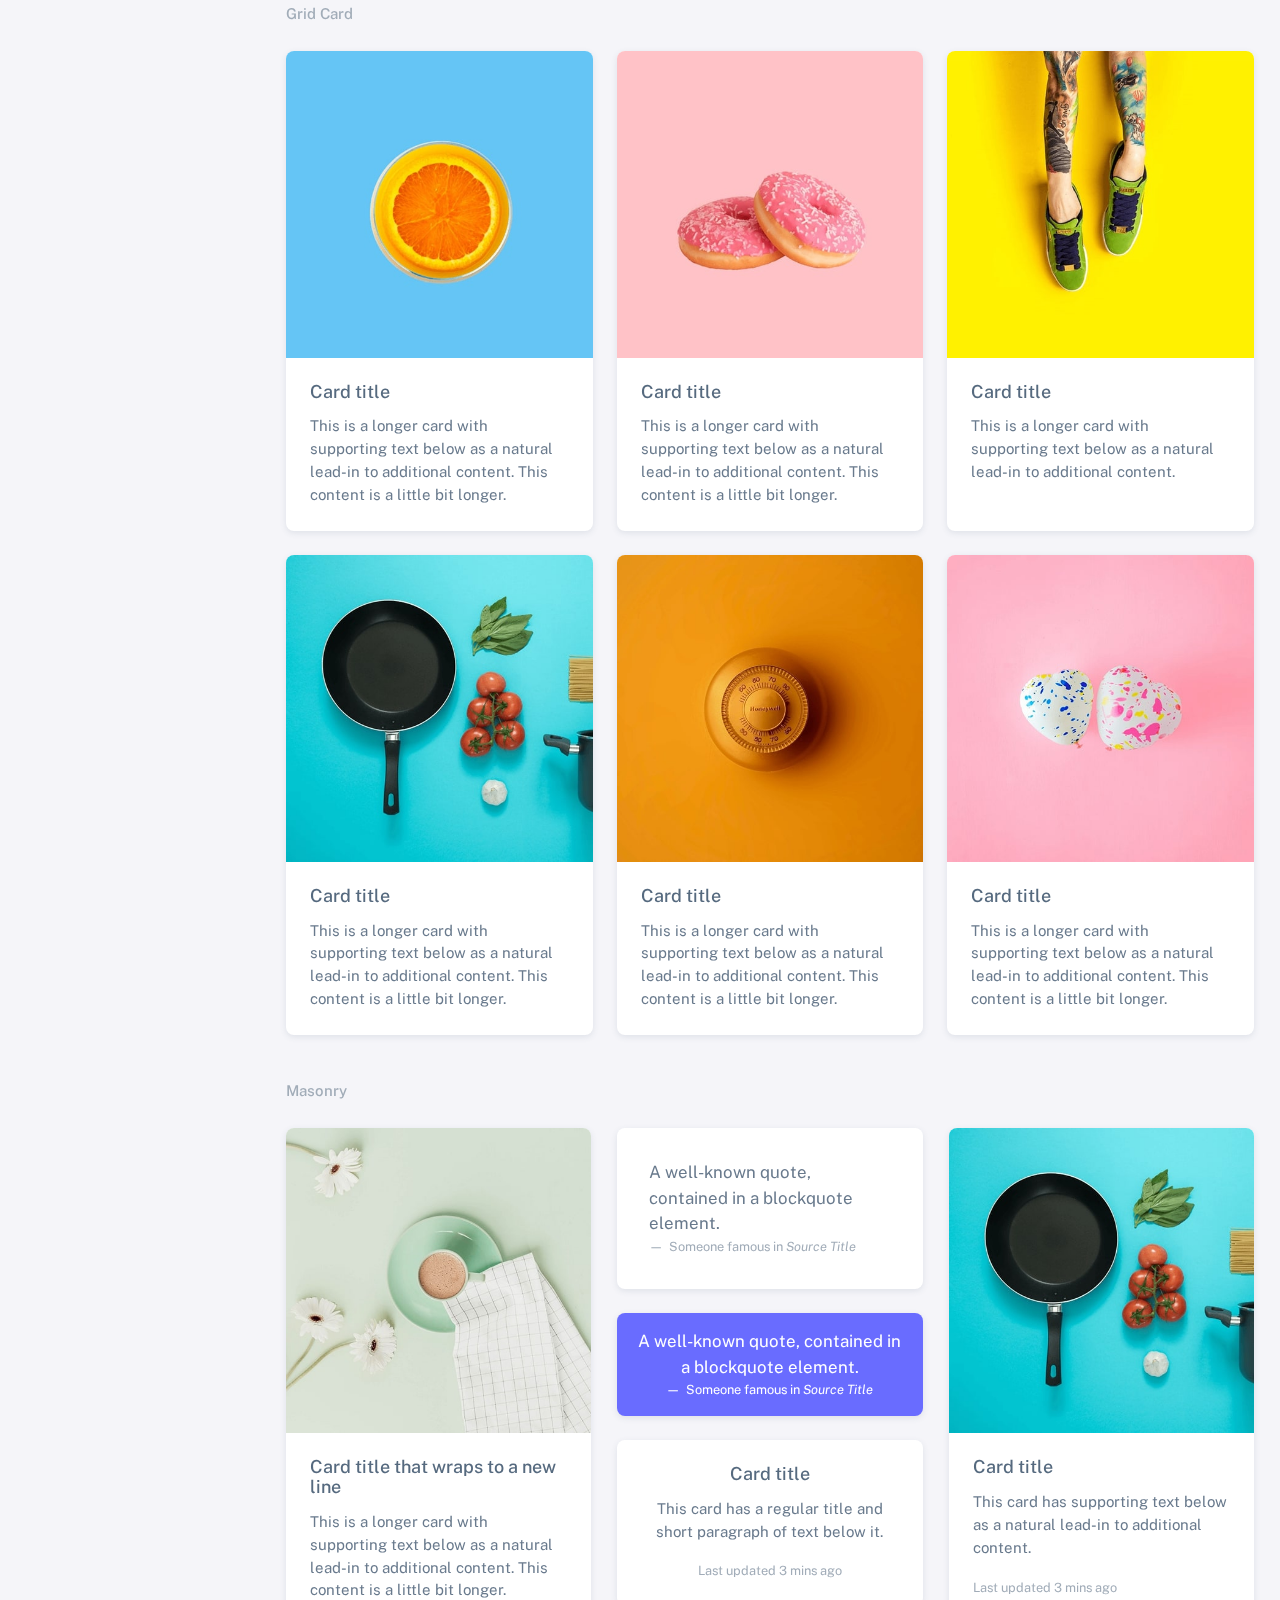
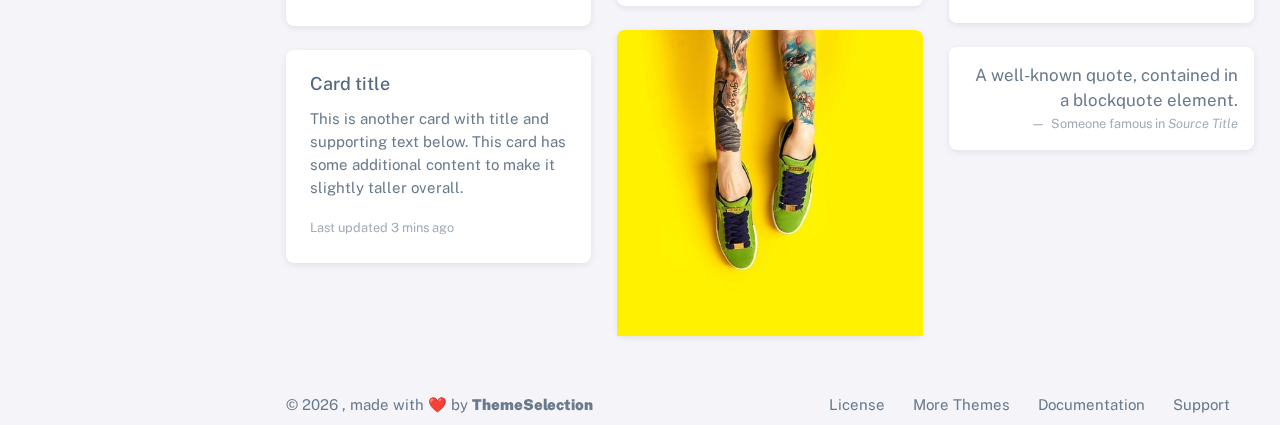
<file: html/cards-basic.html>
<!DOCTYPE html>

<!-- =========================================================
* Sneat - Bootstrap 5 HTML Admin Template - Pro | v1.0.0
==============================================================

* Product Page: https://themeselection.com/products/sneat-bootstrap-html-admin-template/
* Created by: ThemeSelection
* License: You must have a valid license purchased in order to legally use the theme for your project.
* Copyright ThemeSelection (https://themeselection.com)

=========================================================
 -->
<!-- beautify ignore:start -->
<html
  lang="en"
  class="light-style layout-menu-fixed"
  dir="ltr"
  data-theme="theme-default"
  data-assets-path="../assets/"
  data-template="vertical-menu-template-free"
>
  <head>
    <meta charset="utf-8" />
    <meta
      name="viewport"
      content="width=device-width, initial-scale=1.0, user-scalable=no, minimum-scale=1.0, maximum-scale=1.0"
    />

    <title>Cards basic - UI elements | Sneat - Bootstrap 5 HTML Admin Template - Pro</title>

    <meta name="description" content="" />

    <!-- Favicon -->
    <link rel="icon" type="image/x-icon" href="../assets/img/favicon/favicon.ico" />

    <!-- Fonts -->
    <link rel="preconnect" href="https://fonts.googleapis.com" />
    <link rel="preconnect" href="https://fonts.gstatic.com" crossorigin />
    <link
      href="https://fonts.googleapis.com/css2?family=Public+Sans:ital,wght@0,300;0,400;0,500;0,600;0,700;1,300;1,400;1,500;1,600;1,700&display=swap"
      rel="stylesheet"
    />

    <!-- Icons. Uncomment required icon fonts -->
    <link rel="stylesheet" href="../assets/vendor/fonts/boxicons.css" />

    <!-- Core CSS -->
    <link rel="stylesheet" href="../assets/vendor/css/core.css" class="template-customizer-core-css" />
    <link rel="stylesheet" href="../assets/vendor/css/theme-default.css" class="template-customizer-theme-css" />
    <link rel="stylesheet" href="../assets/css/demo.css" />

    <!-- Vendors CSS -->
    <link rel="stylesheet" href="../assets/vendor/libs/perfect-scrollbar/perfect-scrollbar.css" />

    <!-- Page CSS -->

    <!-- Helpers -->
    <script src="../assets/vendor/js/helpers.js"></script>

    <!--! Template customizer & Theme config files MUST be included after core stylesheets and helpers.js in the <head> section -->
    <!--? Config:  Mandatory theme config file contain global vars & default theme options, Set your preferred theme option in this file.  -->
    <script src="../assets/js/config.js"></script>
  </head>

  <body>
    <!-- Layout wrapper -->
    <div class="layout-wrapper layout-content-navbar">
      <div class="layout-container">
        <!-- Menu -->

        <aside id="layout-menu" class="layout-menu menu-vertical menu bg-menu-theme">
          <div class="app-brand demo">
            <a href="index.html" class="app-brand-link">
              <span class="app-brand-logo demo">
                <svg
                  width="25"
                  viewBox="0 0 25 42"
                  version="1.1"
                  xmlns="http://www.w3.org/2000/svg"
                  xmlns:xlink="http://www.w3.org/1999/xlink"
                >
                  <defs>
                    <path
                      d="M13.7918663,0.358365126 L3.39788168,7.44174259 C0.566865006,9.69408886 -0.379795268,12.4788597 0.557900856,15.7960551 C0.68998853,16.2305145 1.09562888,17.7872135 3.12357076,19.2293357 C3.8146334,19.7207684 5.32369333,20.3834223 7.65075054,21.2172976 L7.59773219,21.2525164 L2.63468769,24.5493413 C0.445452254,26.3002124 0.0884951797,28.5083815 1.56381646,31.1738486 C2.83770406,32.8170431 5.20850219,33.2640127 7.09180128,32.5391577 C8.347334,32.0559211 11.4559176,30.0011079 16.4175519,26.3747182 C18.0338572,24.4997857 18.6973423,22.4544883 18.4080071,20.2388261 C17.963753,17.5346866 16.1776345,15.5799961 13.0496516,14.3747546 L10.9194936,13.4715819 L18.6192054,7.984237 L13.7918663,0.358365126 Z"
                      id="path-1"
                    ></path>
                    <path
                      d="M5.47320593,6.00457225 C4.05321814,8.216144 4.36334763,10.0722806 6.40359441,11.5729822 C8.61520715,12.571656 10.0999176,13.2171421 10.8577257,13.5094407 L15.5088241,14.433041 L18.6192054,7.984237 C15.5364148,3.11535317 13.9273018,0.573395879 13.7918663,0.358365126 C13.5790555,0.511491653 10.8061687,2.3935607 5.47320593,6.00457225 Z"
                      id="path-3"
                    ></path>
                    <path
                      d="M7.50063644,21.2294429 L12.3234468,23.3159332 C14.1688022,24.7579751 14.397098,26.4880487 13.008334,28.506154 C11.6195701,30.5242593 10.3099883,31.790241 9.07958868,32.3040991 C5.78142938,33.4346997 4.13234973,34 4.13234973,34 C4.13234973,34 2.75489982,33.0538207 2.37032616e-14,31.1614621 C-0.55822714,27.8186216 -0.55822714,26.0572515 -4.05231404e-15,25.8773518 C0.83734071,25.6075023 2.77988457,22.8248993 3.3049379,22.52991 C3.65497346,22.3332504 5.05353963,21.8997614 7.50063644,21.2294429 Z"
                      id="path-4"
                    ></path>
                    <path
                      d="M20.6,7.13333333 L25.6,13.8 C26.2627417,14.6836556 26.0836556,15.9372583 25.2,16.6 C24.8538077,16.8596443 24.4327404,17 24,17 L14,17 C12.8954305,17 12,16.1045695 12,15 C12,14.5672596 12.1403557,14.1461923 12.4,13.8 L17.4,7.13333333 C18.0627417,6.24967773 19.3163444,6.07059163 20.2,6.73333333 C20.3516113,6.84704183 20.4862915,6.981722 20.6,7.13333333 Z"
                      id="path-5"
                    ></path>
                  </defs>
                  <g id="g-app-brand" stroke="none" stroke-width="1" fill="none" fill-rule="evenodd">
                    <g id="Brand-Logo" transform="translate(-27.000000, -15.000000)">
                      <g id="Icon" transform="translate(27.000000, 15.000000)">
                        <g id="Mask" transform="translate(0.000000, 8.000000)">
                          <mask id="mask-2" fill="white">
                            <use xlink:href="#path-1"></use>
                          </mask>
                          <use fill="#696cff" xlink:href="#path-1"></use>
                          <g id="Path-3" mask="url(#mask-2)">
                            <use fill="#696cff" xlink:href="#path-3"></use>
                            <use fill-opacity="0.2" fill="#FFFFFF" xlink:href="#path-3"></use>
                          </g>
                          <g id="Path-4" mask="url(#mask-2)">
                            <use fill="#696cff" xlink:href="#path-4"></use>
                            <use fill-opacity="0.2" fill="#FFFFFF" xlink:href="#path-4"></use>
                          </g>
                        </g>
                        <g
                          id="Triangle"
                          transform="translate(19.000000, 11.000000) rotate(-300.000000) translate(-19.000000, -11.000000) "
                        >
                          <use fill="#696cff" xlink:href="#path-5"></use>
                          <use fill-opacity="0.2" fill="#FFFFFF" xlink:href="#path-5"></use>
                        </g>
                      </g>
                    </g>
                  </g>
                </svg>
              </span>
              <span class="app-brand-text demo menu-text fw-bolder ms-2">Sneat</span>
            </a>

            <a href="javascript:void(0);" class="layout-menu-toggle menu-link text-large ms-auto d-block d-xl-none">
              <i class="bx bx-chevron-left bx-sm align-middle"></i>
            </a>
          </div>

          <div class="menu-inner-shadow"></div>

          <ul class="menu-inner py-1">
            <!-- Dashboard -->
            <li class="menu-item">
              <a href="index.html" class="menu-link">
                <i class="menu-icon tf-icons bx bx-home-circle"></i>
                <div data-i18n="Analytics">Dashboard</div>
              </a>
            </li>

            <!-- Layouts -->
            <li class="menu-item">
              <a href="javascript:void(0);" class="menu-link menu-toggle">
                <i class="menu-icon tf-icons bx bx-layout"></i>
                <div data-i18n="Layouts">Layouts</div>
              </a>

              <ul class="menu-sub">
                <li class="menu-item">
                  <a href="layouts-without-menu.html" class="menu-link">
                    <div data-i18n="Without menu">Without menu</div>
                  </a>
                </li>
                <li class="menu-item">
                  <a href="layouts-without-navbar.html" class="menu-link">
                    <div data-i18n="Without navbar">Without navbar</div>
                  </a>
                </li>
                <li class="menu-item">
                  <a href="layouts-container.html" class="menu-link">
                    <div data-i18n="Container">Container</div>
                  </a>
                </li>
                <li class="menu-item">
                  <a href="layouts-fluid.html" class="menu-link">
                    <div data-i18n="Fluid">Fluid</div>
                  </a>
                </li>
                <li class="menu-item">
                  <a href="layouts-blank.html" class="menu-link">
                    <div data-i18n="Blank">Blank</div>
                  </a>
                </li>
              </ul>
            </li>

            <li class="menu-header small text-uppercase">
              <span class="menu-header-text">Pages</span>
            </li>
            <li class="menu-item">
              <a href="javascript:void(0);" class="menu-link menu-toggle">
                <i class="menu-icon tf-icons bx bx-dock-top"></i>
                <div data-i18n="Account Settings">Account Settings</div>
              </a>
              <ul class="menu-sub">
                <li class="menu-item">
                  <a href="pages-account-settings-account.html" class="menu-link">
                    <div data-i18n="Account">Account</div>
                  </a>
                </li>
                <li class="menu-item">
                  <a href="pages-account-settings-notifications.html" class="menu-link">
                    <div data-i18n="Notifications">Notifications</div>
                  </a>
                </li>
                <li class="menu-item">
                  <a href="pages-account-settings-connections.html" class="menu-link">
                    <div data-i18n="Connections">Connections</div>
                  </a>
                </li>
              </ul>
            </li>
            <li class="menu-item">
              <a href="javascript:void(0);" class="menu-link menu-toggle">
                <i class="menu-icon tf-icons bx bx-lock-open-alt"></i>
                <div data-i18n="Authentications">Authentications</div>
              </a>
              <ul class="menu-sub">
                <li class="menu-item">
                  <a href="auth-login-basic.html" class="menu-link" target="_blank">
                    <div data-i18n="Basic">Login</div>
                  </a>
                </li>
                <li class="menu-item">
                  <a href="auth-register-basic.html" class="menu-link" target="_blank">
                    <div data-i18n="Basic">Register</div>
                  </a>
                </li>
                <li class="menu-item">
                  <a href="auth-forgot-password-basic.html" class="menu-link" target="_blank">
                    <div data-i18n="Basic">Forgot Password</div>
                  </a>
                </li>
              </ul>
            </li>
            <li class="menu-item">
              <a href="javascript:void(0);" class="menu-link menu-toggle">
                <i class="menu-icon tf-icons bx bx-cube-alt"></i>
                <div data-i18n="Misc">Misc</div>
              </a>
              <ul class="menu-sub">
                <li class="menu-item">
                  <a href="pages-misc-error.html" class="menu-link">
                    <div data-i18n="Error">Error</div>
                  </a>
                </li>
                <li class="menu-item">
                  <a href="pages-misc-under-maintenance.html" class="menu-link">
                    <div data-i18n="Under Maintenance">Under Maintenance</div>
                  </a>
                </li>
              </ul>
            </li>
            <!-- Components -->
            <li class="menu-header small text-uppercase"><span class="menu-header-text">Components</span></li>
            <!-- Cards -->
            <li class="menu-item active">
              <a href="cards-basic.html" class="menu-link">
                <i class="menu-icon tf-icons bx bx-collection"></i>
                <div data-i18n="Basic">Cards</div>
              </a>
            </li>
            <!-- User interface -->
            <li class="menu-item">
              <a href="javascript:void(0)" class="menu-link menu-toggle">
                <i class="menu-icon tf-icons bx bx-box"></i>
                <div data-i18n="User interface">User interface</div>
              </a>
              <ul class="menu-sub">
                <li class="menu-item">
                  <a href="ui-accordion.html" class="menu-link">
                    <div data-i18n="Accordion">Accordion</div>
                  </a>
                </li>
                <li class="menu-item">
                  <a href="ui-alerts.html" class="menu-link">
                    <div data-i18n="Alerts">Alerts</div>
                  </a>
                </li>
                <li class="menu-item">
                  <a href="ui-badges.html" class="menu-link">
                    <div data-i18n="Badges">Badges</div>
                  </a>
                </li>
                <li class="menu-item">
                  <a href="ui-buttons.html" class="menu-link">
                    <div data-i18n="Buttons">Buttons</div>
                  </a>
                </li>
                <li class="menu-item">
                  <a href="ui-carousel.html" class="menu-link">
                    <div data-i18n="Carousel">Carousel</div>
                  </a>
                </li>
                <li class="menu-item">
                  <a href="ui-collapse.html" class="menu-link">
                    <div data-i18n="Collapse">Collapse</div>
                  </a>
                </li>
                <li class="menu-item">
                  <a href="ui-dropdowns.html" class="menu-link">
                    <div data-i18n="Dropdowns">Dropdowns</div>
                  </a>
                </li>
                <li class="menu-item">
                  <a href="ui-footer.html" class="menu-link">
                    <div data-i18n="Footer">Footer</div>
                  </a>
                </li>
                <li class="menu-item">
                  <a href="ui-list-groups.html" class="menu-link">
                    <div data-i18n="List Groups">List groups</div>
                  </a>
                </li>
                <li class="menu-item">
                  <a href="ui-modals.html" class="menu-link">
                    <div data-i18n="Modals">Modals</div>
                  </a>
                </li>
                <li class="menu-item">
                  <a href="ui-navbar.html" class="menu-link">
                    <div data-i18n="Navbar">Navbar</div>
                  </a>
                </li>
                <li class="menu-item">
                  <a href="ui-offcanvas.html" class="menu-link">
                    <div data-i18n="Offcanvas">Offcanvas</div>
                  </a>
                </li>
                <li class="menu-item">
                  <a href="ui-pagination-breadcrumbs.html" class="menu-link">
                    <div data-i18n="Pagination &amp; Breadcrumbs">Pagination &amp; Breadcrumbs</div>
                  </a>
                </li>
                <li class="menu-item">
                  <a href="ui-progress.html" class="menu-link">
                    <div data-i18n="Progress">Progress</div>
                  </a>
                </li>
                <li class="menu-item">
                  <a href="ui-spinners.html" class="menu-link">
                    <div data-i18n="Spinners">Spinners</div>
                  </a>
                </li>
                <li class="menu-item">
                  <a href="ui-tabs-pills.html" class="menu-link">
                    <div data-i18n="Tabs &amp; Pills">Tabs &amp; Pills</div>
                  </a>
                </li>
                <li class="menu-item">
                  <a href="ui-toasts.html" class="menu-link">
                    <div data-i18n="Toasts">Toasts</div>
                  </a>
                </li>
                <li class="menu-item">
                  <a href="ui-tooltips-popovers.html" class="menu-link">
                    <div data-i18n="Tooltips & Popovers">Tooltips &amp; popovers</div>
                  </a>
                </li>
                <li class="menu-item">
                  <a href="ui-typography.html" class="menu-link">
                    <div data-i18n="Typography">Typography</div>
                  </a>
                </li>
              </ul>
            </li>

            <!-- Extended components -->
            <li class="menu-item">
              <a href="javascript:void(0)" class="menu-link menu-toggle">
                <i class="menu-icon tf-icons bx bx-copy"></i>
                <div data-i18n="Extended UI">Extended UI</div>
              </a>
              <ul class="menu-sub">
                <li class="menu-item">
                  <a href="extended-ui-perfect-scrollbar.html" class="menu-link">
                    <div data-i18n="Perfect Scrollbar">Perfect scrollbar</div>
                  </a>
                </li>
                <li class="menu-item">
                  <a href="extended-ui-text-divider.html" class="menu-link">
                    <div data-i18n="Text Divider">Text Divider</div>
                  </a>
                </li>
              </ul>
            </li>

            <li class="menu-item">
              <a href="icons-boxicons.html" class="menu-link">
                <i class="menu-icon tf-icons bx bx-crown"></i>
                <div data-i18n="Boxicons">Boxicons</div>
              </a>
            </li>

            <!-- Forms & Tables -->
            <li class="menu-header small text-uppercase"><span class="menu-header-text">Forms &amp; Tables</span></li>
            <!-- Forms -->
            <li class="menu-item">
              <a href="javascript:void(0);" class="menu-link menu-toggle">
                <i class="menu-icon tf-icons bx bx-detail"></i>
                <div data-i18n="Form Elements">Form Elements</div>
              </a>
              <ul class="menu-sub">
                <li class="menu-item">
                  <a href="forms-basic-inputs.html" class="menu-link">
                    <div data-i18n="Basic Inputs">Basic Inputs</div>
                  </a>
                </li>
                <li class="menu-item">
                  <a href="forms-input-groups.html" class="menu-link">
                    <div data-i18n="Input groups">Input groups</div>
                  </a>
                </li>
              </ul>
            </li>
            <li class="menu-item">
              <a href="javascript:void(0);" class="menu-link menu-toggle">
                <i class="menu-icon tf-icons bx bx-detail"></i>
                <div data-i18n="Form Layouts">Form Layouts</div>
              </a>
              <ul class="menu-sub">
                <li class="menu-item">
                  <a href="form-layouts-vertical.html" class="menu-link">
                    <div data-i18n="Vertical Form">Vertical Form</div>
                  </a>
                </li>
                <li class="menu-item">
                  <a href="form-layouts-horizontal.html" class="menu-link">
                    <div data-i18n="Horizontal Form">Horizontal Form</div>
                  </a>
                </li>
              </ul>
            </li>
            <!-- Tables -->
            <li class="menu-item">
              <a href="tables-basic.html" class="menu-link">
                <i class="menu-icon tf-icons bx bx-table"></i>
                <div data-i18n="Tables">Tables</div>
              </a>
            </li>
            <!-- Misc -->
            <li class="menu-header small text-uppercase"><span class="menu-header-text">Misc</span></li>
            <li class="menu-item">
              <a
                href="https://github.com/themeselection/sneat-html-admin-template-free/issues"
                target="_blank"
                class="menu-link"
              >
                <i class="menu-icon tf-icons bx bx-support"></i>
                <div data-i18n="Support">Support</div>
              </a>
            </li>
            <li class="menu-item">
              <a
                href="https://themeselection.com/demo/sneat-bootstrap-html-admin-template/documentation/"
                target="_blank"
                class="menu-link"
              >
                <i class="menu-icon tf-icons bx bx-file"></i>
                <div data-i18n="Documentation">Documentation</div>
              </a>
            </li>
          </ul>
        </aside>
        <!-- / Menu -->

        <!-- Layout container -->
        <div class="layout-page">
          <!-- Navbar -->

          <nav
            class="layout-navbar container-xxl navbar navbar-expand-xl navbar-detached align-items-center bg-navbar-theme"
            id="layout-navbar"
          >
            <div class="layout-menu-toggle navbar-nav align-items-xl-center me-3 me-xl-0 d-xl-none">
              <a class="nav-item nav-link px-0 me-xl-4" href="javascript:void(0)">
                <i class="bx bx-menu bx-sm"></i>
              </a>
            </div>

            <div class="navbar-nav-right d-flex align-items-center" id="navbar-collapse">
              <!-- Search -->
              <div class="navbar-nav align-items-center">
                <div class="nav-item d-flex align-items-center">
                  <i class="bx bx-search fs-4 lh-0"></i>
                  <input
                    type="text"
                    class="form-control border-0 shadow-none"
                    placeholder="Search..."
                    aria-label="Search..."
                  />
                </div>
              </div>
              <!-- /Search -->

              <ul class="navbar-nav flex-row align-items-center ms-auto">
                <!-- Place this tag where you want the button to render. -->
                <li class="nav-item lh-1 me-3">
                  <a
                    class="github-button"
                    href="https://github.com/themeselection/sneat-html-admin-template-free"
                    data-icon="octicon-star"
                    data-size="large"
                    data-show-count="true"
                    aria-label="Star themeselection/sneat-html-admin-template-free on GitHub"
                    >Star</a
                  >
                </li>

                <!-- User -->
                <li class="nav-item navbar-dropdown dropdown-user dropdown">
                  <a class="nav-link dropdown-toggle hide-arrow" href="javascript:void(0);" data-bs-toggle="dropdown">
                    <div class="avatar avatar-online">
                      <img src="../assets/img/avatars/1.png" alt class="w-px-40 h-auto rounded-circle" />
                    </div>
                  </a>
                  <ul class="dropdown-menu dropdown-menu-end">
                    <li>
                      <a class="dropdown-item" href="#">
                        <div class="d-flex">
                          <div class="flex-shrink-0 me-3">
                            <div class="avatar avatar-online">
                              <img src="../assets/img/avatars/1.png" alt class="w-px-40 h-auto rounded-circle" />
                            </div>
                          </div>
                          <div class="flex-grow-1">
                            <span class="fw-semibold d-block">John Doe</span>
                            <small class="text-muted">Admin</small>
                          </div>
                        </div>
                      </a>
                    </li>
                    <li>
                      <div class="dropdown-divider"></div>
                    </li>
                    <li>
                      <a class="dropdown-item" href="#">
                        <i class="bx bx-user me-2"></i>
                        <span class="align-middle">My Profile</span>
                      </a>
                    </li>
                    <li>
                      <a class="dropdown-item" href="#">
                        <i class="bx bx-cog me-2"></i>
                        <span class="align-middle">Settings</span>
                      </a>
                    </li>
                    <li>
                      <a class="dropdown-item" href="#">
                        <span class="d-flex align-items-center align-middle">
                          <i class="flex-shrink-0 bx bx-credit-card me-2"></i>
                          <span class="flex-grow-1 align-middle">Billing</span>
                          <span class="flex-shrink-0 badge badge-center rounded-pill bg-danger w-px-20 h-px-20">4</span>
                        </span>
                      </a>
                    </li>
                    <li>
                      <div class="dropdown-divider"></div>
                    </li>
                    <li>
                      <a class="dropdown-item" href="auth-login-basic.html">
                        <i class="bx bx-power-off me-2"></i>
                        <span class="align-middle">Log Out</span>
                      </a>
                    </li>
                  </ul>
                </li>
                <!--/ User -->
              </ul>
            </div>
          </nav>

          <!-- / Navbar -->

          <!-- Content wrapper -->
          <div class="content-wrapper">
            <!-- Content -->

            <div class="container-xxl flex-grow-1 container-p-y">
              <h4 class="fw-bold py-3 mb-4"><span class="text-muted fw-light">UI Elements /</span> Cards Basic</h4>

              <!-- Examples -->
              <div class="row mb-5">
                <div class="col-md-6 col-lg-4 mb-3">
                  <div class="card h-100">
                    <img class="card-img-top" src="../assets/img/elements/2.jpg" alt="Card image cap" />
                    <div class="card-body">
                      <h5 class="card-title">Card title</h5>
                      <p class="card-text">
                        Some quick example text to build on the card title and make up the bulk of the card's content.
                      </p>
                      <a href="javascript:void(0)" class="btn btn-outline-primary">Go somewhere</a>
                    </div>
                  </div>
                </div>
                <div class="col-md-6 col-lg-4 mb-3">
                  <div class="card h-100">
                    <div class="card-body">
                      <h5 class="card-title">Card title</h5>
                      <h6 class="card-subtitle text-muted">Support card subtitle</h6>
                    </div>
                    <img class="img-fluid" src="../assets/img/elements/13.jpg" alt="Card image cap" />
                    <div class="card-body">
                      <p class="card-text">Bear claw sesame snaps gummies chocolate.</p>
                      <a href="javascript:void(0);" class="card-link">Card link</a>
                      <a href="javascript:void(0);" class="card-link">Another link</a>
                    </div>
                  </div>
                </div>
                <div class="col-md-6 col-lg-4 mb-3">
                  <div class="card h-100">
                    <div class="card-body">
                      <h5 class="card-title">Card title</h5>
                      <h6 class="card-subtitle text-muted">Support card subtitle</h6>
                      <img
                        class="img-fluid d-flex mx-auto my-4"
                        src="../assets/img/elements/4.jpg"
                        alt="Card image cap"
                      />
                      <p class="card-text">Bear claw sesame snaps gummies chocolate.</p>
                      <a href="javascript:void(0);" class="card-link">Card link</a>
                      <a href="javascript:void(0);" class="card-link">Another link</a>
                    </div>
                  </div>
                </div>
              </div>
              <!-- Examples -->

              <!-- Content types -->
              <h5 class="pb-1 mb-4">Content types</h5>

              <div class="row mb-5">
                <div class="col-md-6 col-lg-4">
                  <h6 class="mt-2 text-muted">Body</h6>
                  <div class="card mb-4">
                    <div class="card-body">
                      <p class="card-text">
                        This is some text within a card body. Jelly lemon drops tiramisu chocolate cake cotton candy
                        soufflé oat cake sweet roll. Sugar plum marzipan dragée topping cheesecake chocolate bar. Danish
                        muffin icing donut.
                      </p>
                    </div>
                  </div>
                  <h6 class="mt-2 text-muted">Titles, text, and links</h6>
                  <div class="card mb-4">
                    <div class="card-body">
                      <h5 class="card-title">Card title</h5>
                      <div class="card-subtitle text-muted mb-3">Card subtitle</div>
                      <p class="card-text">
                        Some quick example text to build on the card title and make up the bulk of the card's content.
                      </p>
                      <a href="javascript:void(0)" class="card-link">Card link</a>
                      <a href="javascript:void(0)" class="card-link">Another link</a>
                    </div>
                  </div>
                  <h6 class="mt-2 text-muted">List groups</h6>
                  <div class="card mb-4">
                    <ul class="list-group list-group-flush">
                      <li class="list-group-item">Cras justo odio</li>
                      <li class="list-group-item">Dapibus ac facilisis in</li>
                      <li class="list-group-item">Vestibulum at eros</li>
                    </ul>
                  </div>
                </div>
                <div class="col-md-6 col-lg-4">
                  <h6 class="mt-2 text-muted">Images</h6>
                  <div class="card mb-4">
                    <img class="card-img-top" src="../assets/img/elements/5.jpg" alt="Card image cap" />
                    <div class="card-body">
                      <p class="card-text">
                        Some quick example text to build on the card title and make up the bulk of the card's content.
                      </p>
                      <p class="card-text">
                        Cookie topping caramels jujubes gingerbread. Lollipop apple pie cupcake candy canes cookie ice
                        cream. Wafer chocolate bar carrot cake jelly-o.
                      </p>
                    </div>
                  </div>
                </div>
                <div class="col-md-6 col-lg-4">
                  <h6 class="mt-2 text-muted">Kitchen sink</h6>
                  <div class="card">
                    <img class="card-img-top" src="../assets/img/elements/7.jpg" alt="Card image cap" />
                    <div class="card-body">
                      <h5 class="card-title">Card title</h5>
                      <p class="card-text">Some quick example text to build on the card title.</p>
                    </div>
                    <ul class="list-group list-group-flush">
                      <li class="list-group-item">Cras justo odio</li>
                      <li class="list-group-item">Vestibulum at eros</li>
                    </ul>
                    <div class="card-body">
                      <a href="javascript:void(0)" class="card-link">Card link</a>
                      <a href="javascript:void(0)" class="card-link">Another link</a>
                    </div>
                  </div>
                </div>
              </div>

              <h6 class="pb-1 mb-4 text-muted">Header and footer</h6>
              <div class="row mb-5">
                <div class="col-md-6 col-lg-4 mb-3">
                  <div class="card">
                    <div class="card-header">Featured</div>
                    <div class="card-body">
                      <h5 class="card-title">Special title treatment</h5>
                      <p class="card-text">
                        With supporting text below as a natural lead-in to additional content natural lead-in to
                        additional content.
                      </p>
                      <a href="javascript:void(0)" class="btn btn-primary">Go somewhere</a>
                    </div>
                  </div>
                </div>
                <div class="col-md-6 col-lg-4 mb-3">
                  <div class="card">
                    <h5 class="card-header">Quote</h5>
                    <div class="card-body">
                      <blockquote class="blockquote mb-0">
                        <p>
                          Lorem ipsum dolor sit amet, consectetur adipiscing elit. Integer posuere erat a ante.Lorem
                          ipsum dolor sit amet, consectetur.
                        </p>
                        <footer class="blockquote-footer">
                          Someone famous in
                          <cite title="Source Title">Source Title</cite>
                        </footer>
                      </blockquote>
                    </div>
                  </div>
                </div>
                <div class="col-md-6 col-lg-4 mb-3">
                  <div class="card text-center">
                    <div class="card-header">Featured</div>
                    <div class="card-body">
                      <h5 class="card-title">Special title treatment</h5>
                      <p class="card-text">With supporting text below as a natural.</p>
                      <a href="javascript:void(0)" class="btn btn-primary">Go somewhere</a>
                    </div>
                    <div class="card-footer text-muted">2 days ago</div>
                  </div>
                </div>
              </div>
              <!--/ Content types -->

              <!-- Text alignment -->
              <h5 class="pb-1 mb-4">Text alignment</h5>
              <div class="row mb-5">
                <div class="col-md-6 col-lg-4">
                  <div class="card mb-3">
                    <div class="card-body">
                      <h5 class="card-title">Special title treatment</h5>
                      <p class="card-text">With supporting text below as a natural lead-in to additional content.</p>
                      <a href="javascript:void(0)" class="btn btn-primary">Go somewhere</a>
                    </div>
                  </div>
                </div>
                <div class="col-md-6 col-lg-4">
                  <div class="card text-center mb-3">
                    <div class="card-body">
                      <h5 class="card-title">Special title treatment</h5>
                      <p class="card-text">With supporting text below as a natural lead-in to additional content.</p>
                      <a href="javascript:void(0)" class="btn btn-primary">Go somewhere</a>
                    </div>
                  </div>
                </div>
                <div class="col-md-6 col-lg-4">
                  <div class="card text-end mb-3">
                    <div class="card-body">
                      <h5 class="card-title">Special title treatment</h5>
                      <p class="card-text">With supporting text below as a natural lead-in to additional content.</p>
                      <a href="javascript:void(0)" class="btn btn-primary">Go somewhere</a>
                    </div>
                  </div>
                </div>
              </div>
              <!--/ Text alignment -->

              <!-- Images -->
              <h5 class="pb-1 mb-4">Images caps & overlay</h5>
              <div class="row mb-5">
                <div class="col-md-6 col-xl-4">
                  <div class="card mb-3">
                    <img class="card-img-top" src="../assets/img/elements/18.jpg" alt="Card image cap" />
                    <div class="card-body">
                      <h5 class="card-title">Card title</h5>
                      <p class="card-text">
                        This is a wider card with supporting text below as a natural lead-in to additional content. This
                        content is a little bit longer.
                      </p>
                      <p class="card-text">
                        <small class="text-muted">Last updated 3 mins ago</small>
                      </p>
                    </div>
                  </div>
                </div>
                <div class="col-md-6 col-xl-4">
                  <div class="card mb-3">
                    <div class="card-body">
                      <h5 class="card-title">Card title</h5>
                      <p class="card-text">
                        This is a wider card with supporting text below as a natural lead-in to additional content. This
                        content is a little bit longer.
                      </p>
                      <p class="card-text">
                        <small class="text-muted">Last updated 3 mins ago</small>
                      </p>
                    </div>
                    <img class="card-img-bottom" src="../assets/img/elements/1.jpg" alt="Card image cap" />
                  </div>
                </div>
                <div class="col-md-6 col-xl-4">
                  <div class="card bg-dark border-0 text-white">
                    <img class="card-img" src="../assets/img/elements/11.jpg" alt="Card image" />
                    <div class="card-img-overlay">
                      <h5 class="card-title">Card title</h5>
                      <p class="card-text">
                        This is a wider card with supporting text below as a natural lead-in to additional content. This
                        content is a little bit longer.
                      </p>
                      <p class="card-text">Last updated 3 mins ago</p>
                    </div>
                  </div>
                </div>
              </div>
              <!--/ Images -->

              <!-- Horizontal -->
              <h5 class="pb-1 mb-4">Horizontal</h5>
              <div class="row mb-5">
                <div class="col-md">
                  <div class="card mb-3">
                    <div class="row g-0">
                      <div class="col-md-4">
                        <img class="card-img card-img-left" src="../assets/img/elements/12.jpg" alt="Card image" />
                      </div>
                      <div class="col-md-8">
                        <div class="card-body">
                          <h5 class="card-title">Card title</h5>
                          <p class="card-text">
                            This is a wider card with supporting text below as a natural lead-in to additional content.
                            This content is a little bit longer.
                          </p>
                          <p class="card-text"><small class="text-muted">Last updated 3 mins ago</small></p>
                        </div>
                      </div>
                    </div>
                  </div>
                </div>
                <div class="col-md">
                  <div class="card mb-3">
                    <div class="row g-0">
                      <div class="col-md-8">
                        <div class="card-body">
                          <h5 class="card-title">Card title</h5>
                          <p class="card-text">
                            This is a wider card with supporting text below as a natural lead-in to additional content.
                            This content is a little bit longer.
                          </p>
                          <p class="card-text"><small class="text-muted">Last updated 3 mins ago</small></p>
                        </div>
                      </div>
                      <div class="col-md-4">
                        <img class="card-img card-img-right" src="../assets/img/elements/17.jpg" alt="Card image" />
                      </div>
                    </div>
                  </div>
                </div>
              </div>
              <!--/ Horizontal -->

              <!-- Style variation -->
              <h5 class="pb-1 mb-4">Style variation</h5>
              <div class="row">
                <div class="col-md-6 col-xl-4">
                  <div class="card bg-primary text-white mb-3">
                    <div class="card-header">Header</div>
                    <div class="card-body">
                      <h5 class="card-title text-white">Primary card title</h5>
                      <p class="card-text">Some quick example text to build on the card title and make up.</p>
                    </div>
                  </div>
                </div>
                <div class="col-md-6 col-xl-4">
                  <div class="card bg-secondary text-white mb-3">
                    <div class="card-header">Header</div>
                    <div class="card-body">
                      <h5 class="card-title text-white">Secondary card title</h5>
                      <p class="card-text">Some quick example text to build on the card title and make up.</p>
                    </div>
                  </div>
                </div>
                <div class="col-md-6 col-xl-4">
                  <div class="card bg-success text-white mb-3">
                    <div class="card-header">Header</div>
                    <div class="card-body">
                      <h5 class="card-title text-white">Success card title</h5>
                      <p class="card-text">Some quick example text to build on the card title and make up.</p>
                    </div>
                  </div>
                </div>
                <div class="col-md-6 col-xl-4">
                  <div class="card bg-danger text-white mb-3">
                    <div class="card-header">Header</div>
                    <div class="card-body">
                      <h5 class="card-title text-white">Danger card title</h5>
                      <p class="card-text">Some quick example text to build on the card title and make up.</p>
                    </div>
                  </div>
                </div>
                <div class="col-md-6 col-xl-4">
                  <div class="card bg-warning text-white mb-3">
                    <div class="card-header">Header</div>
                    <div class="card-body">
                      <h5 class="card-title text-white">Warning card title</h5>
                      <p class="card-text">Some quick example text to build on the card title and make up.</p>
                    </div>
                  </div>
                </div>
                <div class="col-md-6 col-xl-4">
                  <div class="card bg-info text-white mb-3">
                    <div class="card-header">Header</div>
                    <div class="card-body">
                      <h5 class="card-title text-white">Info card title</h5>
                      <p class="card-text">Some quick example text to build on the card title and make up.</p>
                    </div>
                  </div>
                </div>
              </div>
              <!-- Outline -->
              <div class="row">
                <div class="col-md-6 col-xl-4">
                  <div class="card shadow-none bg-transparent border border-primary mb-3">
                    <div class="card-body">
                      <h5 class="card-title">Primary card title</h5>
                      <p class="card-text">Some quick example text to build on the card title and make up.</p>
                    </div>
                  </div>
                </div>
                <div class="col-md-6 col-xl-4">
                  <div class="card shadow-none bg-transparent border border-secondary mb-3">
                    <div class="card-body">
                      <h5 class="card-title">Secondary card title</h5>
                      <p class="card-text">Some quick example text to build on the card title and make up.</p>
                    </div>
                  </div>
                </div>
                <div class="col-md-6 col-xl-4">
                  <div class="card shadow-none bg-transparent border border-success mb-3">
                    <div class="card-body">
                      <h5 class="card-title">Success card title</h5>
                      <p class="card-text">Some quick example text to build on the card title and make up.</p>
                    </div>
                  </div>
                </div>
                <div class="col-md-6 col-xl-4">
                  <div class="card shadow-none bg-transparent border border-danger mb-3">
                    <div class="card-body">
                      <h5 class="card-title">Danger card title</h5>
                      <p class="card-text">Some quick example text to build on the card title and make up.</p>
                    </div>
                  </div>
                </div>
                <div class="col-md-6 col-xl-4">
                  <div class="card shadow-none bg-transparent border border-warning mb-3">
                    <div class="card-body">
                      <h5 class="card-title">Warning card title</h5>
                      <p class="card-text">Some quick example text to build on the card title and make up.</p>
                    </div>
                  </div>
                </div>
                <div class="col-md-6 col-xl-4">
                  <div class="card shadow-none bg-transparent border border-info mb-3">
                    <div class="card-body">
                      <h5 class="card-title">Info card title</h5>
                      <p class="card-text">Some quick example text to build on the card title and make up.</p>
                    </div>
                  </div>
                </div>
              </div>
              <!--/ Style variation -->

              <!-- Card layout -->
              <h5 class="pb-1 my-5">Card layout</h5>

              <!-- Card Groups -->
              <h6 class="pb-1 mb-4 text-muted">Card Groups</h6>
              <div class="card-group mb-5">
                <div class="card">
                  <img class="card-img-top" src="../assets/img/elements/4.jpg" alt="Card image cap" />
                  <div class="card-body">
                    <h5 class="card-title">Card title</h5>
                    <p class="card-text">
                      This is a wider card with supporting text below as a natural lead-in to additional content. This
                      content is a little bit longer.
                    </p>
                  </div>
                  <div class="card-footer">
                    <small class="text-muted">Last updated 3 mins ago</small>
                  </div>
                </div>
                <div class="card">
                  <img class="card-img-top" src="../assets/img/elements/5.jpg" alt="Card image cap" />
                  <div class="card-body">
                    <h5 class="card-title">Card title</h5>
                    <p class="card-text">
                      This card has supporting text below as a natural lead-in to additional content.
                    </p>
                  </div>
                  <div class="card-footer">
                    <small class="text-muted">Last updated 3 mins ago</small>
                  </div>
                </div>
                <div class="card">
                  <img class="card-img-top" src="../assets/img/elements/1.jpg" alt="Card image cap" />
                  <div class="card-body">
                    <h5 class="card-title">Card title</h5>
                    <p class="card-text">
                      This is a wider card with supporting text below as a natural lead-in to additional content. This
                      card has even longer content than the first to show that equal height action.
                    </p>
                  </div>
                  <div class="card-footer">
                    <small class="text-muted">Last updated 3 mins ago</small>
                  </div>
                </div>
              </div>

              <!-- Grid Card -->
              <h6 class="pb-1 mb-4 text-muted">Grid Card</h6>
              <div class="row row-cols-1 row-cols-md-3 g-4 mb-5">
                <div class="col">
                  <div class="card h-100">
                    <img class="card-img-top" src="../assets/img/elements/2.jpg" alt="Card image cap" />
                    <div class="card-body">
                      <h5 class="card-title">Card title</h5>
                      <p class="card-text">
                        This is a longer card with supporting text below as a natural lead-in to additional content.
                        This content is a little bit longer.
                      </p>
                    </div>
                  </div>
                </div>
                <div class="col">
                  <div class="card h-100">
                    <img class="card-img-top" src="../assets/img/elements/13.jpg" alt="Card image cap" />
                    <div class="card-body">
                      <h5 class="card-title">Card title</h5>
                      <p class="card-text">
                        This is a longer card with supporting text below as a natural lead-in to additional content.
                        This content is a little bit longer.
                      </p>
                    </div>
                  </div>
                </div>
                <div class="col">
                  <div class="card h-100">
                    <img class="card-img-top" src="../assets/img/elements/4.jpg" alt="Card image cap" />
                    <div class="card-body">
                      <h5 class="card-title">Card title</h5>
                      <p class="card-text">
                        This is a longer card with supporting text below as a natural lead-in to additional content.
                      </p>
                    </div>
                  </div>
                </div>
                <div class="col">
                  <div class="card h-100">
                    <img class="card-img-top" src="../assets/img/elements/18.jpg" alt="Card image cap" />
                    <div class="card-body">
                      <h5 class="card-title">Card title</h5>
                      <p class="card-text">
                        This is a longer card with supporting text below as a natural lead-in to additional content.
                        This content is a little bit longer.
                      </p>
                    </div>
                  </div>
                </div>
                <div class="col">
                  <div class="card h-100">
                    <img class="card-img-top" src="../assets/img/elements/19.jpg" alt="Card image cap" />
                    <div class="card-body">
                      <h5 class="card-title">Card title</h5>
                      <p class="card-text">
                        This is a longer card with supporting text below as a natural lead-in to additional content.
                        This content is a little bit longer.
                      </p>
                    </div>
                  </div>
                </div>
                <div class="col">
                  <div class="card h-100">
                    <img class="card-img-top" src="../assets/img/elements/20.jpg" alt="Card image cap" />
                    <div class="card-body">
                      <h5 class="card-title">Card title</h5>
                      <p class="card-text">
                        This is a longer card with supporting text below as a natural lead-in to additional content.
                        This content is a little bit longer.
                      </p>
                    </div>
                  </div>
                </div>
              </div>

              <!-- Masonry -->
              <h6 class="pb-1 mb-4 text-muted">Masonry</h6>
              <div class="row" data-masonry='{"percentPosition": true }'>
                <div class="col-sm-6 col-lg-4 mb-4">
                  <div class="card">
                    <img class="card-img-top" src="../assets/img/elements/5.jpg" alt="Card image cap" />
                    <div class="card-body">
                      <h5 class="card-title">Card title that wraps to a new line</h5>
                      <p class="card-text">
                        This is a longer card with supporting text below as a natural lead-in to additional content.
                        This content is a little bit longer.
                      </p>
                    </div>
                  </div>
                </div>
                <div class="col-sm-6 col-lg-4 mb-4">
                  <div class="card p-3">
                    <figure class="p-3 mb-0">
                      <blockquote class="blockquote">
                        <p>A well-known quote, contained in a blockquote element.</p>
                      </blockquote>
                      <figcaption class="blockquote-footer mb-0 text-muted">
                        Someone famous in <cite title="Source Title">Source Title</cite>
                      </figcaption>
                    </figure>
                  </div>
                </div>
                <div class="col-sm-6 col-lg-4 mb-4">
                  <div class="card">
                    <img class="card-img-top" src="../assets/img/elements/18.jpg" alt="Card image cap" />
                    <div class="card-body">
                      <h5 class="card-title">Card title</h5>
                      <p class="card-text">
                        This card has supporting text below as a natural lead-in to additional content.
                      </p>
                      <p class="card-text"><small class="text-muted">Last updated 3 mins ago</small></p>
                    </div>
                  </div>
                </div>
                <div class="col-sm-6 col-lg-4 mb-4">
                  <div class="card bg-primary text-white text-center p-3">
                    <figure class="mb-0">
                      <blockquote class="blockquote">
                        <p>A well-known quote, contained in a blockquote element.</p>
                      </blockquote>
                      <figcaption class="blockquote-footer mb-0 text-white">
                        Someone famous in <cite title="Source Title">Source Title</cite>
                      </figcaption>
                    </figure>
                  </div>
                </div>
                <div class="col-sm-6 col-lg-4 mb-4">
                  <div class="card text-center">
                    <div class="card-body">
                      <h5 class="card-title">Card title</h5>
                      <p class="card-text">This card has a regular title and short paragraph of text below it.</p>
                      <p class="card-text"><small class="text-muted">Last updated 3 mins ago</small></p>
                    </div>
                  </div>
                </div>
                <div class="col-sm-6 col-lg-4 mb-4">
                  <div class="card">
                    <img class="card-img-top" src="../assets/img/elements/4.jpg" alt="Card image cap" />
                  </div>
                </div>
                <div class="col-sm-6 col-lg-4 mb-4">
                  <div class="card p-3 text-end">
                    <figure class="mb-0">
                      <blockquote class="blockquote">
                        <p>A well-known quote, contained in a blockquote element.</p>
                      </blockquote>
                      <figcaption class="blockquote-footer mb-0 text-muted">
                        Someone famous in <cite title="Source Title">Source Title</cite>
                      </figcaption>
                    </figure>
                  </div>
                </div>
                <div class="col-sm-6 col-lg-4 mb-4">
                  <div class="card">
                    <div class="card-body">
                      <h5 class="card-title">Card title</h5>
                      <p class="card-text">
                        This is another card with title and supporting text below. This card has some additional content
                        to make it slightly taller overall.
                      </p>
                      <p class="card-text"><small class="text-muted">Last updated 3 mins ago</small></p>
                    </div>
                  </div>
                </div>
              </div>
              <!--/ Card layout -->
            </div>
            <!-- / Content -->

            <!-- Footer -->
            <footer class="content-footer footer bg-footer-theme">
              <div class="container-xxl d-flex flex-wrap justify-content-between py-2 flex-md-row flex-column">
                <div class="mb-2 mb-md-0">
                  ©
                  <script>
                    document.write(new Date().getFullYear());
                  </script>
                  , made with ❤️ by
                  <a href="https://themeselection.com" target="_blank" class="footer-link fw-bolder">ThemeSelection</a>
                </div>
                <div>
                  <a href="https://themeselection.com/license/" class="footer-link me-4" target="_blank">License</a>
                  <a href="https://themeselection.com/" target="_blank" class="footer-link me-4">More Themes</a>

                  <a
                    href="https://themeselection.com/demo/sneat-bootstrap-html-admin-template/documentation/"
                    target="_blank"
                    class="footer-link me-4"
                    >Documentation</a
                  >

                  <a
                    href="https://github.com/themeselection/sneat-html-admin-template-free/issues"
                    target="_blank"
                    class="footer-link me-4"
                    >Support</a
                  >
                </div>
              </div>
            </footer>
            <!-- / Footer -->

            <div class="content-backdrop fade"></div>
          </div>
          <!-- Content wrapper -->
        </div>
        <!-- / Layout page -->
      </div>

      <!-- Overlay -->
      <div class="layout-overlay layout-menu-toggle"></div>
    </div>
    <!-- / Layout wrapper -->

    <div class="buy-now">
      <a
        href="https://themeselection.com/products/sneat-bootstrap-html-admin-template/"
        target="_blank"
        class="btn btn-danger btn-buy-now"
        >Upgrade to Pro</a
      >
    </div>

    <!-- Core JS -->
    <!-- build:js assets/vendor/js/core.js -->
    <script src="../assets/vendor/libs/jquery/jquery.js"></script>
    <script src="../assets/vendor/libs/popper/popper.js"></script>
    <script src="../assets/vendor/js/bootstrap.js"></script>
    <script src="../assets/vendor/libs/perfect-scrollbar/perfect-scrollbar.js"></script>

    <script src="../assets/vendor/js/menu.js"></script>
    <!-- endbuild -->

    <!-- Vendors JS -->
    <script src="../assets/vendor/libs/masonry/masonry.js"></script>

    <!-- Main JS -->
    <script src="../assets/js/main.js"></script>

    <!-- Page JS -->

    <!-- Place this tag in your head or just before your close body tag. -->
    <script async defer src="https://buttons.github.io/buttons.js"></script>
  </body>
</html>
</file>
